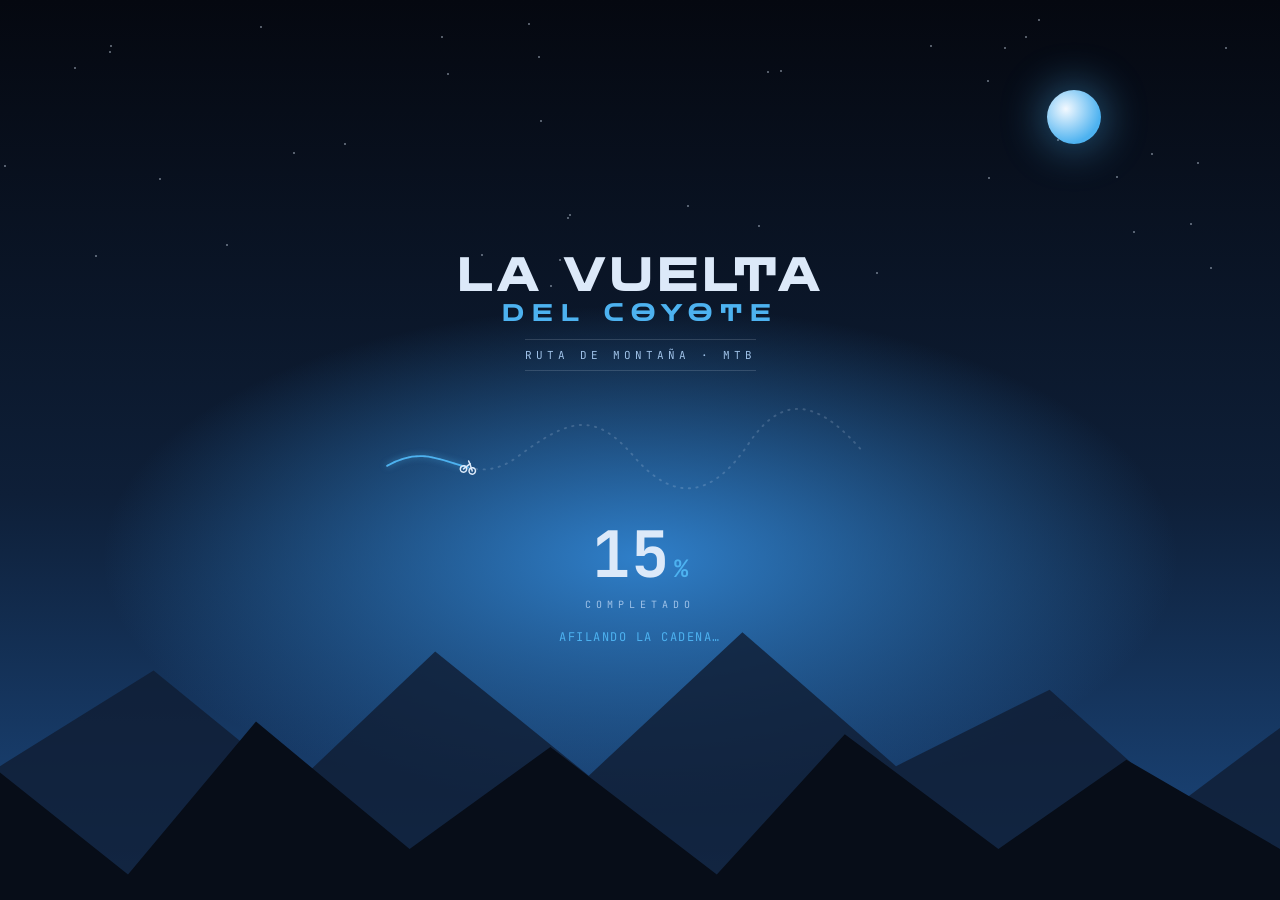
<file: index.html>
<!DOCTYPE html>
<html lang="es">
<head>
<meta charset="UTF-8">
<meta name="viewport" content="width=device-width, initial-scale=1.0">
<title>La Vuelta del Coyote MTB</title>

<style>
@import url('https://fonts.googleapis.com/css2?family=Bebas+Neue&family=JetBrains+Mono:wght@400;500;700&display=swap');
@import url('https://fonts.googleapis.com/css2?family=Zen+Dots&display=swap');
:root{
    --sky-top:#050810;
    --sky-horizon:#1c4a82;
    --sky-glow:#2f7fc9;
    --mountain-far:#101d33;
    --mountain-mid:#0c1626;
    --mountain-near:#070d18;
    --sand:#5b83b3;
    --cream:#dce9f9;
    --amber:#4db2f0;
    --dust:#9fc2e8;
    --line:rgba(220,233,249,0.16);
}

*{margin:0;padding:0;box-sizing:border-box;}

body{
    font-family:'JetBrains Mono', monospace;
    background:var(--sky-top);
}

/* ===== ESCENARIO ===== */

.loader{
    position:relative;
    height:100vh;
    width:100%;
    overflow:hidden;
    background:
        radial-gradient(ellipse 60% 40% at 50% 62%, var(--sky-glow) 0%, rgba(47,127,201,0) 70%),
        linear-gradient(180deg, var(--sky-top) 0%, #0e1f38 55%, var(--sky-horizon) 100%);
    display:flex;
    flex-direction:column;
    align-items:center;
    justify-content:center;
    color:var(--cream);
}

/* estrellas */
.stars{
    position:absolute;
    inset:0;
    width:100%;
    height:60%;
}
.star{
    position:absolute;
    width:2px;
    height:2px;
    background:var(--cream);
    border-radius:50%;
    opacity:.5;
    animation:parpadeo 3s ease-in-out infinite;
}
@keyframes parpadeo{
    0%,100%{opacity:.15;}
    50%{opacity:.75;}
}

/* luna */
.luna{
    position:absolute;
    top:10%;
    right:14%;
    width:54px;
    height:54px;
    border-radius:50%;
    background:radial-gradient(circle at 35% 35%, #f3f9ff, var(--amber) 70%);
    box-shadow:0 0 40px 6px rgba(77,178,240,0.4);
}

/* siluetas de montaña, capas para profundidad */
.montanas{
    position:absolute;
    bottom:0;
    left:0;
    width:100%;
    height:34vh;
    min-height:170px;
    pointer-events:none;
}
.montanas svg{
    position:absolute;
    bottom:0;
    left:0;
    width:100%;
    height:100%;
    display:block;
}
.capa-lejos{opacity:.8;}
.capa-cerca{opacity:1;}

/* ===== CONTENIDO ===== */

.contenido{
    position:relative;
    z-index:5;
    display:flex;
    flex-direction:column;
    align-items:center;
    padding:0 24px;
    width:100%;
    max-width:560px;
}


.marca{
    font-family:"Zen Dots", sans-serif;
    font-size:44px;
    letter-spacing:6px;
    line-height:1;
    text-align:center;
    color:var(--cream);
}
.marca span{
    display:block;
    font-size:22px;
    letter-spacing:9px;
    color:var(--amber);
    margin-top:4px;
    font-family:"Zen Dots", sans-serif;
}

.subtitulo{
    margin-top:14px;
    font-size:11px;
    letter-spacing:4px;
    text-transform:uppercase;
    color:var(--dust);
    border-top:1px solid var(--line);
    border-bottom:1px solid var(--line);
    padding:8px 0;
}

/* ===== SENDERO / BARRA DE PROGRESO ===== */

.sendero-wrap{
    width:100%;
    margin-top:34px;
}
.sendero-svg{
    width:100%;
    height:auto;
    overflow:visible;
}
.trazo-fondo{
    fill:none;
    stroke:rgba(220,233,249,0.18);
    stroke-width:3;
    stroke-dasharray:2 10;
    stroke-linecap:round;
}
.trazo-progreso{
    fill:none;
    stroke:var(--amber);
    stroke-width:3;
    stroke-linecap:round;
    filter:drop-shadow(0 0 5px rgba(77,178,240,0.7));
}
.ciclista{
    transform-box:fill-box;
    transform-origin:center;
}
.ciclista circle{
    fill:none;
    stroke:var(--cream);
    stroke-width:2.4;
}
.ciclista line{
    stroke:var(--cream);
    stroke-width:2.4;
    stroke-linecap:round;
}
.polvo{
    fill:var(--dust);
    opacity:0;
}
@keyframes disipar{
    0%{opacity:.55;}
    100%{opacity:0;transform:translate(-14px,6px) scale(1.6);}
}

/* ===== LECTURA / COMPUTADORA DE RUTA ===== */

.lectura{
    margin-top:26px;
    display:flex;
    align-items:baseline;
    gap:4px;
}
.porcentaje{
    font-family:'JetBrains Mono', monospace;
    font-weight:700;
    font-size:64px;
    color:var(--cream);
    font-variant-numeric:tabular-nums;
    letter-spacing:1px;
}
.simbolo{
    font-size:24px;
    color:var(--amber);
    font-weight:700;
}

.etiqueta{
    font-size:10px;
    letter-spacing:5px;
    color:var(--dust);
    text-transform:uppercase;
    margin-top:2px;
}

.estado{
    margin-top:18px;
    min-height:16px;
    font-size:12px;
    letter-spacing:1.5px;
    color:var(--amber);
    text-transform:uppercase;
}

/* ===== TEXTO FINAL ===== */

.texto-final{
    display:none;
    margin-top:26px;
    color:var(--cream);
    font-family:'Bebas Neue', sans-serif;
    font-size:20px;
    letter-spacing:3px;
    text-align:center;
}
.parpadear{
    animation:parpadearTexto 1s infinite;
}
@keyframes parpadearTexto{
    50%{opacity:.35;}
}

/* ===== RESPONSIVE ===== */

@media(max-width:600px){
    .marca{font-size:34px;letter-spacing:4px;}
    .marca span{font-size:16px;letter-spacing:6px;}
    .porcentaje{font-size:48px;}
    .luna{width:36px;height:36px;top:8%;right:10%;}
    .contenido{max-width:100%;}
}

@media (prefers-reduced-motion: reduce){
    *{animation-duration:0.001ms !important; animation-iteration-count:1 !important;}
}
</style>
</head>

<body>

<div class="loader">

    <div class="stars" id="stars"></div>
    <div class="luna"></div>

    <div class="montanas">
        <svg class="capa-lejos" viewBox="0 0 1000 160" preserveAspectRatio="none">
            <path fill="var(--mountain-far)" d="M0,160 L0,90 L120,40 L230,100 L340,30 L460,95 L580,20 L700,90 L820,50 L920,110 L1000,70 L1000,160 Z"></path>
        </svg>
        <svg class="capa-cerca" viewBox="0 0 1000 120" preserveAspectRatio="none" style="margin-top:-6%;">
            <path fill="var(--mountain-near)" d="M0,120 L0,70 L100,110 L200,50 L320,100 L430,60 L560,110 L660,55 L780,100 L880,65 L1000,100 L1000,120 Z"></path>
        </svg>
    </div>

    <div class="contenido">
        <h1 class="marca">
            LA VUELTA
            <span>DEL COYOTE</span>
        </h1>

        <div class="subtitulo">Ruta de montaña · MTB</div>

        <div class="sendero-wrap">
            <svg class="sendero-svg" viewBox="0 0 800 120" preserveAspectRatio="none">
                <path class="trazo-fondo" d="M 5 95 C 90 45, 130 140, 210 80 S 330 10, 390 80 S 510 150, 570 60 S 690 5, 750 75" />
                <path class="trazo-progreso" id="trazoProgreso" d="M 5 95 C 90 45, 130 140, 210 80 S 330 10, 390 80 S 510 150, 570 60 S 690 5, 750 75" />
                <g class="ciclista" id="ciclista">
                    <circle cx="-6" cy="4" r="5"></circle>
                    <circle cx="8" cy="4" r="5"></circle>
                    <line x1="-6" y1="4" x2="2" y2="-6"></line>
                    <line x1="2" y1="-6" x2="8" y2="4"></line>
                    <line x1="2" y1="-6" x2="-1" y2="-10"></line>
                </g>
                <g id="capaPolvo"></g>
            </svg>
        </div>

        <div class="lectura">
            <span class="porcentaje" id="porcentaje">04</span><span class="simbolo">%</span>
        </div>
        <div class="etiqueta">Completado</div>

        <div class="estado" id="estado">Afilando la cadena…</div>

        <p class="texto-final" id="textoFinal">
            Bienvenido a La Vuelta del Coyote MTB
        </p>

    </div>

</div>

<script>

/* estrellas aleatorias */
(function crearEstrellas(){
    var contenedor = document.getElementById('stars');
    for(var i=0;i<40;i++){
        var s = document.createElement('div');
        s.className='star';
        s.style.left = Math.random()*100+'%';
        s.style.top = Math.random()*55+'%';
        s.style.animationDelay = (Math.random()*3)+'s';
        contenedor.appendChild(s);
    }
})();

var path = document.getElementById('trazoProgreso');
var largoTotal = path.getTotalLength();
path.style.strokeDasharray = largoTotal;
path.style.strokeDashoffset = largoTotal;

var rider = document.getElementById('ciclista');
var porcentajeEl = document.getElementById('porcentaje');
var estadoEl = document.getElementById('estado');
var textoFinal = document.getElementById('textoFinal');
var capaPolvo = document.getElementById('capaPolvo');

var estados = [
    {hasta:20, texto:'Afilando la cadena…'},
    {hasta:40, texto:'Calculando el desnivel…'},
    {hasta:60, texto:'Despertando al coyote…'},
    {hasta:80, texto:'Marcando el sendero…'},
    {hasta:99, texto:'Últimos metros de subida…'}
];

function actualizarEstado(count){
    for(var i=0;i<estados.length;i++){
        if(count<=estados[i].hasta){
            estadoEl.textContent = estados[i].texto;
            return;
        }
    }
}

function moverCiclista(fraccion){
    var punto = path.getPointAtLength(fraccion*largoTotal);
    var puntoSiguiente = path.getPointAtLength(Math.min(fraccion*largoTotal+2, largoTotal));
    var angulo = Math.atan2(puntoSiguiente.y-punto.y, puntoSiguiente.x-punto.x) * 180/Math.PI;
    rider.setAttribute('transform','translate('+punto.x+','+punto.y+') rotate('+angulo+')');
    return punto;
}

function crearPolvo(punto){
    var c = document.createElementNS('http://www.w3.org/2000/svg','circle');
    var r = 1.5 + Math.random()*1.5;
    c.setAttribute('cx', punto.x-6);
    c.setAttribute('cy', punto.y+6);
    c.setAttribute('r', r);
    c.setAttribute('class','polvo');
    c.style.animation = 'disipar '+(0.6+Math.random()*0.4)+'s ease-out forwards';
    capaPolvo.appendChild(c);
    setTimeout(function(){ c.remove(); }, 1100);
}

function progress(){

    var count = 4;
    moverCiclista(count/100);

    var loading = setInterval(animate, 90);

    function animate(){

        if(count >= 100){

            porcentajeEl.classList.add('parpadear');
            textoFinal.style.display = 'block';
            textoFinal.classList.add('parpadear');
            estadoEl.style.display = 'none';
            clearInterval(loading);

        } else {

            count++;
            var fraccion = count/100;

            porcentajeEl.textContent = (count<10?'0':'')+count;
            path.style.strokeDashoffset = largoTotal * (1-fraccion);

            var punto = moverCiclista(fraccion);
            if(count % 4 === 0){ crearPolvo(punto); }

            actualizarEstado(count);
        }
    }
}

progress();

setTimeout(function(){
    window.location.href = "home.html";
}, 10000);

</script>

</body>
</html>
</file>
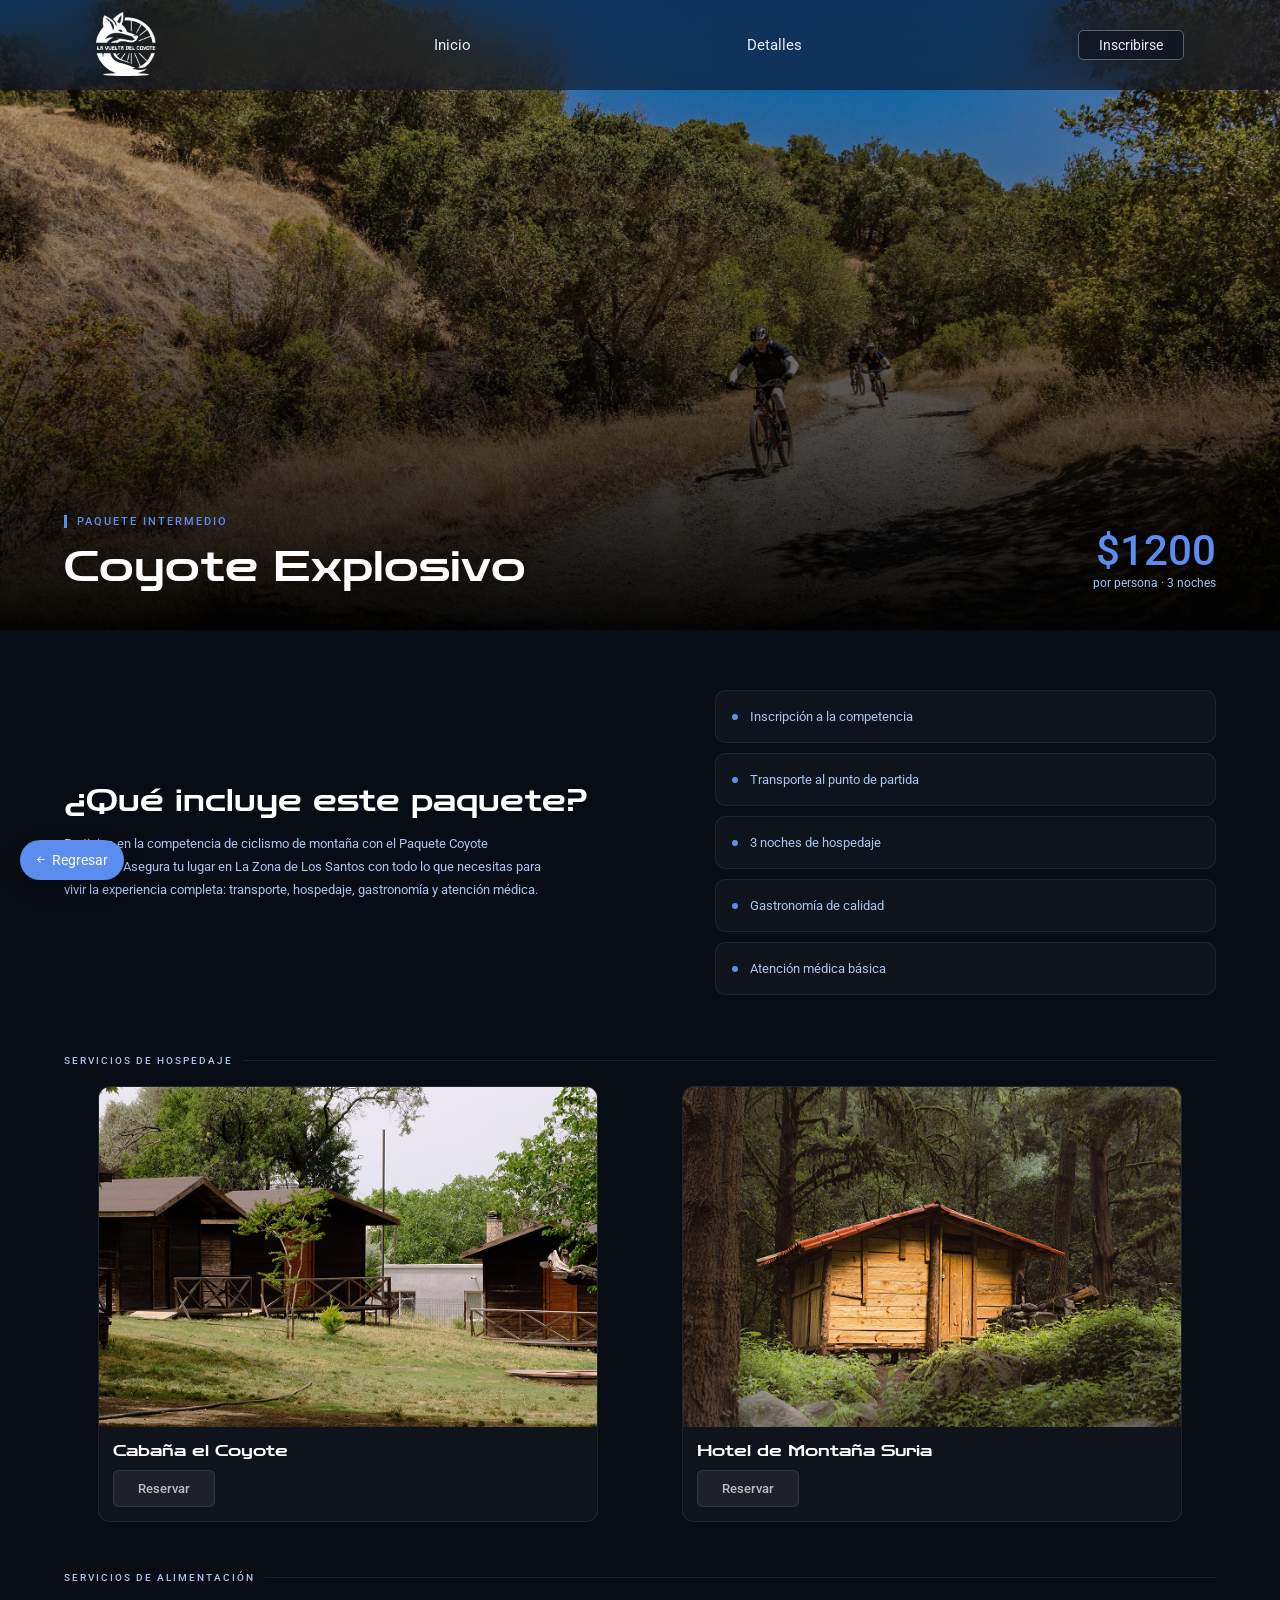
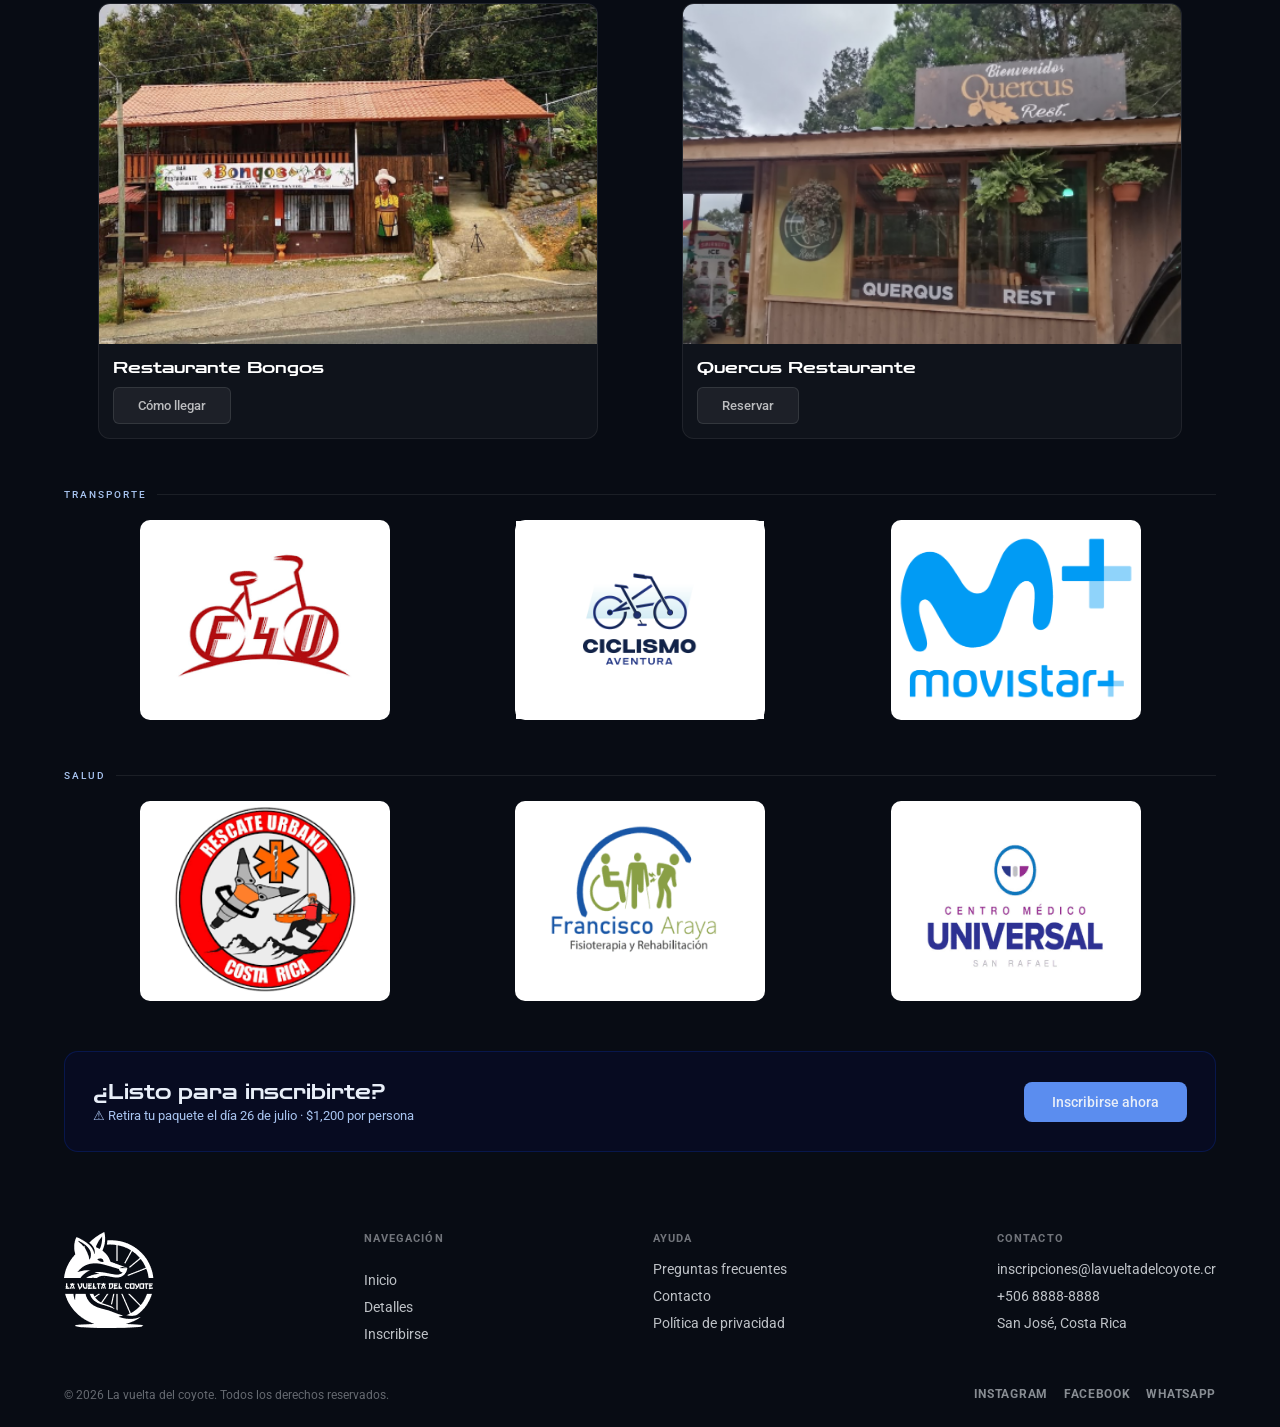
<file: explosivo.html>
<!DOCTYPE html>
<html lang="es">

<head>
    <meta charset="UTF-8">
    <meta name="viewport" content="width=device-width, initial-scale=1.0">
    <title>Paquete Coyote Legendario</title>
    <link rel="shortcut icon" href="img/logo parte de arriba.svg" image/x-icon">
    <!-- link FONT AWESOME  all.min.css-->
    <link href='https://unpkg.com/boxicons@2.1.4/css/boxicons.min.css' rel='stylesheet'>
    <link rel="stylesheet" href="css/style.css">
</head>

<body>

    <header>
        <!-- NAVBAR igual al resto del sitio -->
        <div class="barranavegacion">
            <nav>
                <div class="logo">
                    <img class="logo-img" src="img/logo.png" alt="">
                </div>
                <div class="menu-hamburguesa">
                    <span></span>
                    <span></span>
                    <span></span>
                </div>
                <div class="navMenu">
                    <ul class="nav-list">
                        <li class="nav-link"><a class="texto-menu" href="#">Inicio</a></li>
                        <li class="nav-link"><a class="texto-menu" href="#paque">Detalles</a></li>
                        <li><a class="btn-menu" href="Inscripcion.html">Inscribirse</a></li>
                    </ul>
                </div>
            </nav>
        </div>
        <div class="pd-hero">
            <div class="pd-hero-bg" style="background-image: url('img/fondopaq1.jpg');"></div>
            <div class="pd-hero-overlay"></div>
            <div class="pd-hero-body">
                <div>
                    <span class="rb-tag">Paquete Intermedio</span>
                    <h1>Coyote Explosivo</h1>
                </div>
                <div class="pd-hero-price">
                    <div class="pd-hero-price-num">$1200</div>
                    <div class="pd-hero-price-lbl">por persona · 3 noches</div>
                </div>
            </div>
        </div>
    </header>

    <a href="home.html" class="botonRegresar">
        <i class="bx bx-arrow-back"></i>
        Regresar
    </a>

    <main class="pd-wrap">

        <!-- HERO -->


        <div class="pd-body">

            <!-- DESCRIPCIÓN + FEATURES -->
            <div class="pd-desc">
                <div class="pd-desc-text">
                    <h2>¿Qué incluye este paquete?</h2>
                    <p>Participa en la competencia de ciclismo de montaña con el Paquete Coyote Explosivo.
                        Asegura tu lugar en La Zona de Los Santos con todo lo que necesitas para vivir la
                        experiencia completa: transporte, hospedaje, gastronomía y atención médica.</p>
                </div>
                <div class="pd-features" id="paque">
                    <div class="pd-feature">
                        <span class="pd-feature-dot"></span>
                        <span class="pd-feature-text">Inscripción a la competencia</span>
                    </div>
                    <div class="pd-feature">
                        <span class="pd-feature-dot"></span>
                        <span class="pd-feature-text">Transporte al punto de partida</span>
                    </div>
                    <div class="pd-feature">
                        <span class="pd-feature-dot"></span>
                        <span class="pd-feature-text">3 noches de hospedaje</span>
                    </div>
                    <div class="pd-feature">
                        <span class="pd-feature-dot"></span>
                        <span class="pd-feature-text">Gastronomía de calidad</span>
                    </div>
                    <div class="pd-feature">
                        <span class="pd-feature-dot"></span>
                        <span class="pd-feature-text">Atención médica básica</span>
                    </div>
                </div>
            </div>

            <!-- HOSPEDAJE -->
            <div class="pd-section-label">Servicios de hospedaje</div>
            <div class="pd-service-grid">

                <div class="pd-service-card">
                    <div class="pd-service-card-img-wrap">
                        <img class="pd-service-card-img" src="img/cabaña el coyote.jpg" alt="Cabaña el Coyote">
                    </div>
                    <div class="pd-service-body">
                        <p class="pd-service-name">Cabaña el Coyote</p>
                        <a class="pd-service-btn" href="https://www.facebook.com/cabanaselcoyote/?locale=es_LA"
                            target="_blank">Reservar</a>
                    </div>
                </div>

                <div class="pd-service-card">
                    <div class="pd-service-card-img-wrap">
                        <img class="pd-service-card-img" src="img/hotel suria.jpg" alt="Hotel de Montaña Suria">
                    </div>
                    <div class="pd-service-body">
                        <p class="pd-service-name">Hotel de Montaña Suria</p>
                        <a class="pd-service-btn" href="https://www.booking.com/hotel/cr/de-montaa-a-suria.es.html"
                            target="_blank">Reservar</a>
                    </div>
                </div>
            </div>

            <!-- ALIMENTACIÓN -->
            <div class="pd-section-label">Servicios de alimentación</div>
            <div class="pd-service-grid">

                <div class="pd-service-card">
                    <div class="pd-service-card-img-wrap">
                        <img class="pd-service-card-img" src="img/Restaurante Bongos.png" alt="Restaurante Bongos">
                    </div>
                    <div class="pd-service-body">
                        <p class="pd-service-name">Restaurante Bongos</p>
                        <a class="pd-service-btn" href="https://bongoscr.com/bongos/index.aspx" target="_blank">Cómo
                            llegar</a>
                    </div>
                </div>
                <div class="pd-service-card">
                    <div class="pd-service-card-img-wrap">
                        <img class="pd-service-card-img" src="img/Quercus Restaurante.png" alt="Quercus Restaurante">
                    </div>
                    <div class="pd-service-body">
                        <p class="pd-service-name">Quercus Restaurante</p>
                        <a class="pd-service-btn" href="https://www.facebook.com/QuercusRest/"
                            target="_blank">Reservar</a>
                    </div>
                </div>

            </div>

            <!-- TRANSPORTE -->
            <div class="pd-section-label">Transporte</div>
            <div class="pd-logos">
                <div class="pd-logo-wrap">
                    <img class="pd-logo-img" src="img/f4u.png" alt="F4U">
                </div>
                <div class="pd-logo-wrap">
                    <img class="pd-logo-img" src="img/bulletbike.png" alt="Bullet Bike">
                </div>
                <div class="pd-logo-wrap">
                    <img class="pd-logo-img" src="img/Movistar-Logo-2017-present-scaled 1.png" alt="Movistar">
                </div>
            </div>
            <!-- SALUD -->
            <div class="pd-section-label">Salud</div>
            <div class="pd-logos">
                <div class="pd-logo-wrap">
                    <img class="pd-logo-img" src="img/rescate urbano.png" alt="Rescate Urbano">
                </div>
                <div class="pd-logo-wrap">
                    <img class="pd-logo-img" src="img/francisco araya.png" alt="Francisco Araya">
                </div>
                <div class="pd-logo-wrap">
                    <img class="pd-logo-img" src="img/centro-medico-universal.png" alt="Centro Médico Universal">
                </div>
            </div>

            <!-- CTA -->
            <div class="pd-cta">
                <div class="pd-cta-text">
                    <h3>¿Listo para inscribirte?</h3>
                    <p>⚠ Retira tu paquete el día 26 de julio · $1,200 por persona</p>
                </div>
                <a class="pd-cta-btn" href="Inscripcion.html">Inscribirse ahora</a>
            </div>

        </div>
    </main>
    <footer>
        <div class="wrap foot-grid">

            <div class="foot-brand">
                <img src="img/logo.png" alt="">
            </div>

            <div class="foot-col">
                <ul>
                    <h4>Navegación</h4>
                    <li><a href="#">Inicio</a></li>
                    <li><a href="#paque">Detalles</a></li>
                    <li><a href="Inscripcion.html">Inscribirse</a></li>
                </ul>
            </div>

            <div class="foot-col">
                <h4>Ayuda</h4>
                <ul>
                    <li><a href="#">Preguntas frecuentes</a></li>
                    <li><a href="#">Contacto</a></li>
                    <li><a href="#">Política de privacidad</a></li>
                </ul>
            </div>

            <div class="foot-col">
                <h4>Contacto</h4>
                <ul>
                    <li><a href="mailto:inscripciones@copa-relampago.cr">inscripciones@lavueltadelcoyote.cr</a></li>
                    <li><a href="tel:+50688888888">+506 8888-8888</a></li>
                    <li><a href="#">San José, Costa Rica</a></li>
                </ul>
            </div>

        </div>

        <div class="wrap foot-bottom">
            <p>© 2026 La vuelta del coyote. Todos los derechos reservados.</p>
            <div class="foot-social">
                <a href="#">Instagram</a>
                <a href="#">Facebook</a>
                <a href="#">WhatsApp</a>
            </div>
        </div>
    </footer>
    <div class="nav-overlay"></div>
</body>

</html>
</file>
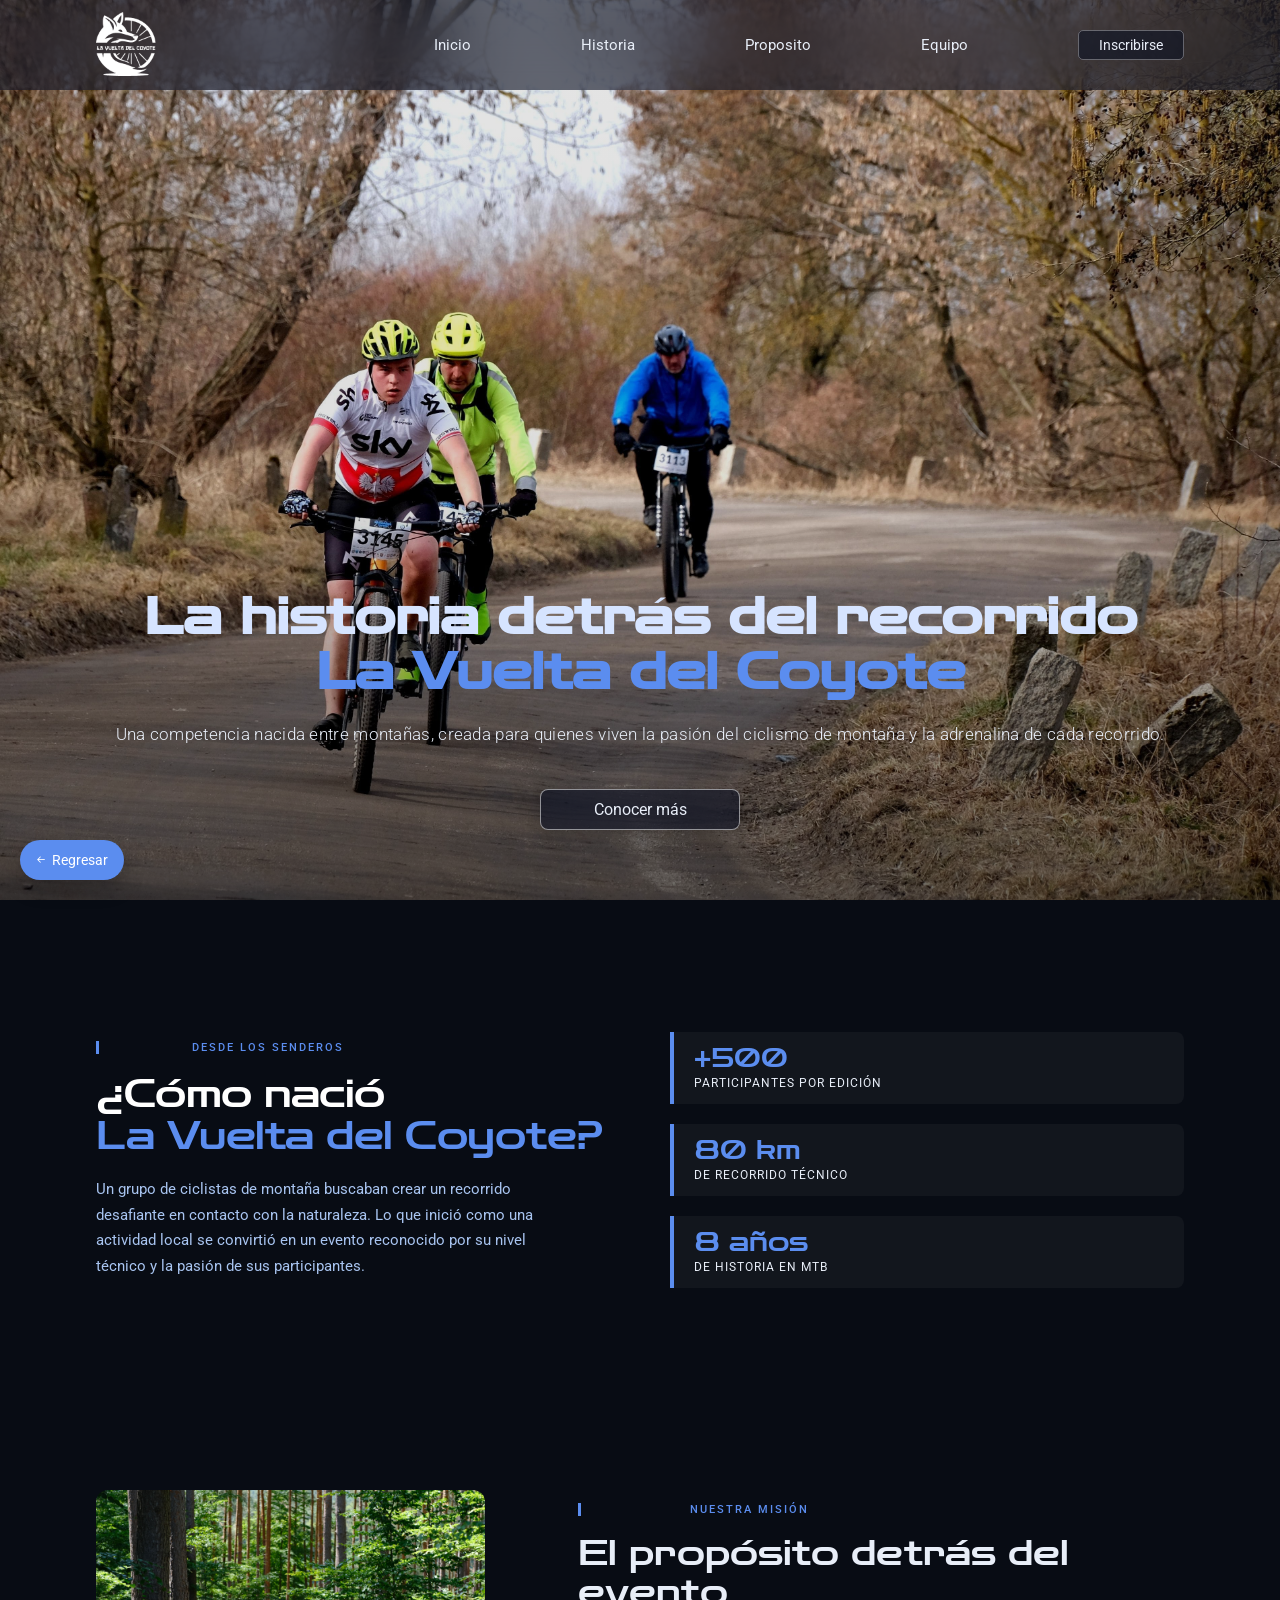
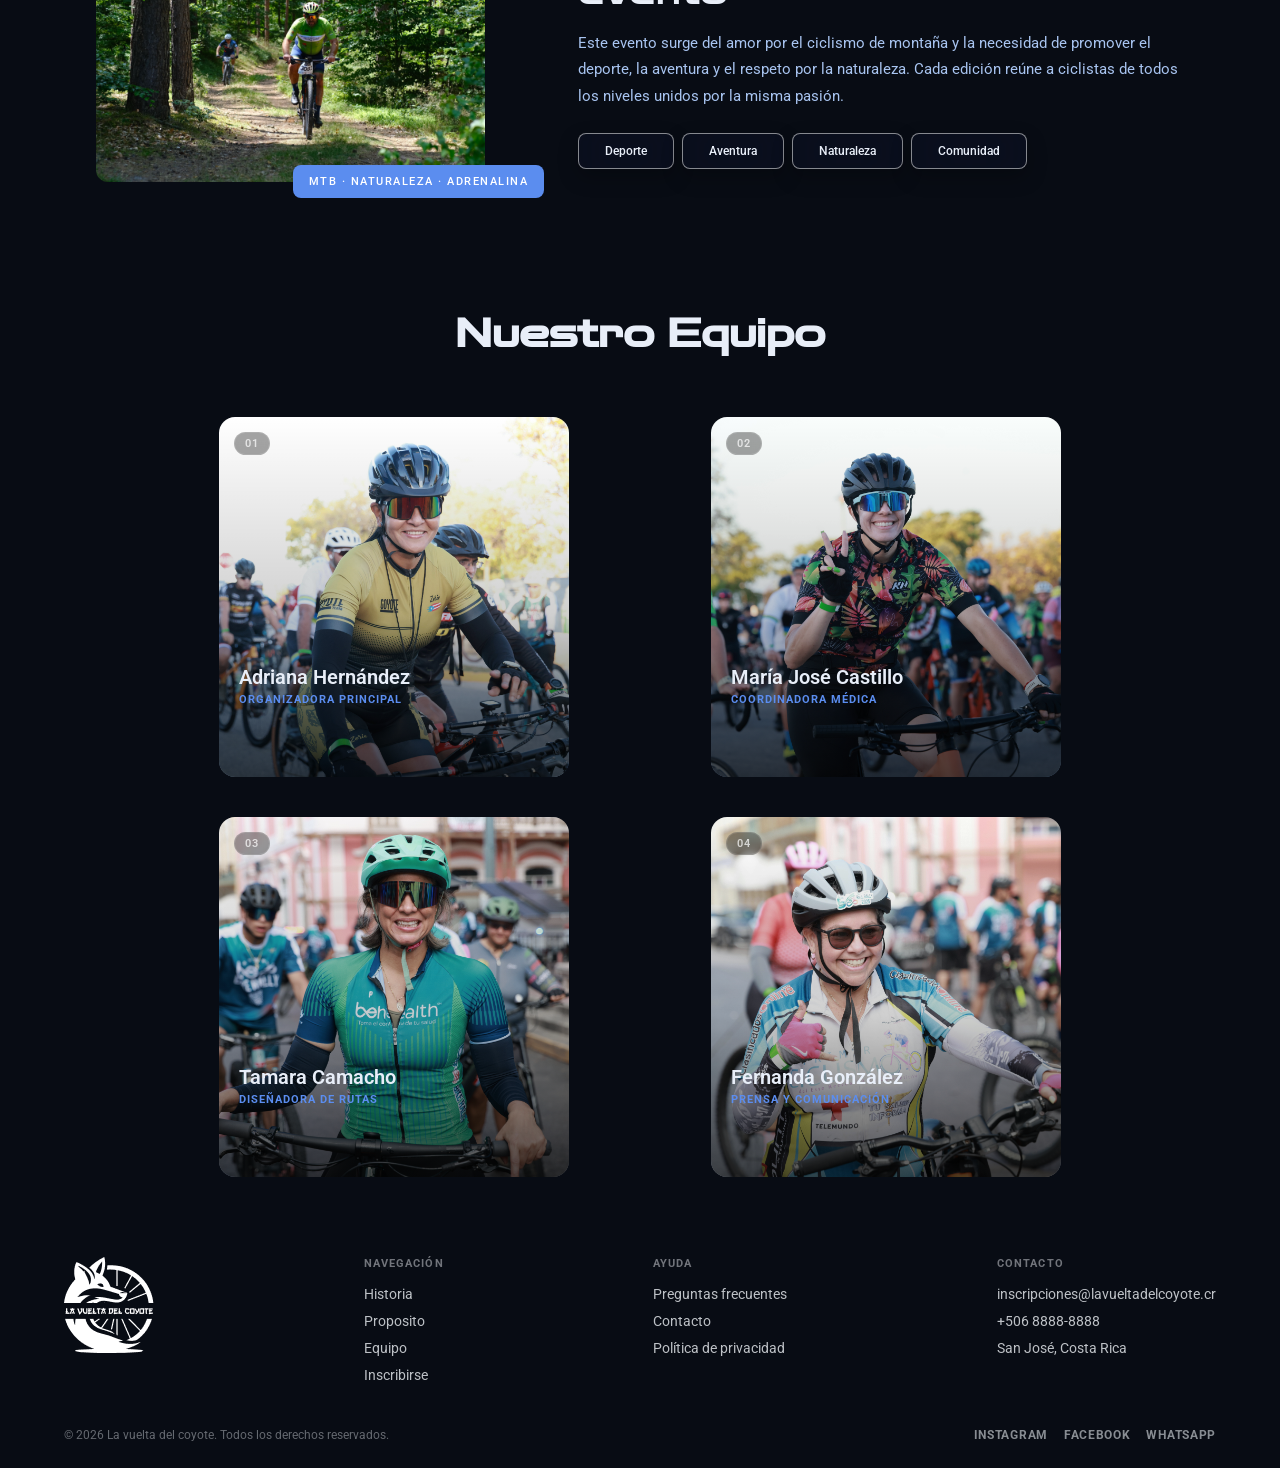
<file: historia.html>
<!DOCTYPE html>
<html lang="en">

<head>
    <meta charset="UTF-8">
    <meta name="viewport" content="width=device-width, initial-scale=1.0">
    <title>Historia</title>
    <!-- link FONT AWESOME  all.min.css-->
    <link rel="shortcut icon" href="img/logo parte de arriba.svg" image/x-icon">
    <!-- link FONT AWESOME  all.min.css-->
    <link href='https://unpkg.com/boxicons@2.1.4/css/boxicons.min.css' rel='stylesheet'>
    <link rel="stylesheet" href="css/style.css">
    <link rel="stylesheet" href="css/historia.css">
</head>

<body>
    <header class="header-historia">

        <div class="barranavegacion">
            <nav>
                <div class="logo">
                    <img class="logo-img" src="img/logo.png" alt="">
                </div>
                <!-- Dentro del <nav>, después del logo -->
                <div class="menu-hamburguesa">
                    <span></span>
                    <span></span>
                    <span></span>
                </div>
                <div class="navMenu">
                    <ul class="nav-list">
                        <li class="nav-link">
                            <a class="texto-menu" href="#">Inicio</a>
                        </li>

                        <li class="nav-link">
                            <a class="texto-menu" href="#historia">Historia</a>
                        </li>
                        <li class="nav-link">
                            <a class="texto-menu" href="#proposito">Proposito</a>
                        </li>
                        <li class="nav-link">
                            <a class="texto-menu" href="#equipo">Equipo</a>
                        </li>

                        <li>
                            <a class="btn-menu" href="Inscripcion.html">
                                Inscribirse
                            </a>
                        </li>
                    </ul>
                </div>
            </nav>
        </div>

        <div class="container-header-historia">



            <h1 class="h1">
                <span class="subtitulo-header">
                    La historia detrás del recorrido
                </span><br>
                La Vuelta del Coyote
            </h1>

            <div class="texto-header-historia">
                <p class="p">
                    Una competencia nacida entre montañas, creada para quienes viven la pasión del ciclismo de montaña y
                    la adrenalina de cada recorrido.
                </p>
            </div>
            <div class="Boton-header2">
                <a href="#historia">Conocer más</a>
            </div>

        </div>

    </header>
    <a href="home.html" class="botonRegresar">
        <i class="bx bx-arrow-back"></i>
        Regresar
    </a>
    <main>
        <!-- ══════════════════════════════════════
     HISTORIA
══════════════════════════════════════ -->
        <section class="rb-historia" id="historia">
            <div class="rb-historia-bg"></div>
            <div class="rb-historia-content">

                <div>
                    <span class="rb-tag">Desde los senderos</span>
                    <h2>¿Cómo nació<br><em>La Vuelta del Coyote?</em></h2>
                    <p>Un grupo de ciclistas de montaña buscaban crear un recorrido desafiante en contacto con la
                        naturaleza.
                        Lo que inició como una actividad local se convirtió en un evento reconocido por su nivel técnico
                        y la
                        pasión de sus participantes.</p>
                </div>

                <div class="rb-stat-col">
                    <div class="rb-stat">
                        <div class="rb-stat-num">+500</div>
                        <div class="rb-stat-label">Participantes por edición</div>
                    </div>
                    <div class="rb-stat">
                        <div class="rb-stat-num">80 km</div>
                        <div class="rb-stat-label">De recorrido técnico</div>
                    </div>
                    <div class="rb-stat">
                        <div class="rb-stat-num">8 años</div>
                        <div class="rb-stat-label">De historia en MTB</div>
                    </div>
                </div>

            </div>
        </section>
        <!-- ══════════════════════════════════════
     PROPÓSITO
══════════════════════════════════════ -->
        <section class="rb-proposito" id="proposito">
            <div class="container">
                <div class="rb-proposito-inner">
                    <div class="rb-img-block">
                        <img src="img/proposito.jpg" alt="Ciclista de montaña en acción">
                        <span class="rb-img-badge">MTB · Naturaleza · Adrenalina</span>
                    </div>

                    <div class="rb-proposito-text">
                        <span class="rb-tag">Nuestra misión</span>
                        <h2>El propósito detrás del evento</h2>
                        <p>Este evento surge del amor por el ciclismo de montaña y la necesidad de promover el deporte,
                            la
                            aventura y el respeto por la naturaleza. Cada edición reúne a ciclistas de todos los niveles
                            unidos
                            por la misma pasión.</p>
                        <div class="rb-pills">
                            <span class="rb-pill">Deporte</span>
                            <span class="rb-pill">Aventura</span>
                            <span class="rb-pill">Naturaleza</span>
                            <span class="rb-pill">Comunidad</span>
                        </div>
                    </div>
                </div>


            </div>
        </section>
        <section class="seccion-encargados" id="equipo">
            <h2 class="section-title">Nuestro Equipo</h2>
            <div class="container">
                <div class="cm-grid">

                    <div class="cm-card">
                        <img class="cm-img" src="img/pers1.jpg" alt="Fotografía de Adriana Hernández">
                        <div class="cm-overlay"></div>
                        <span class="cm-num">01</span>
                        <div class="cm-info">
                            <p class="cm-name">Adriana Hernández</p>
                            <p class="cm-role">Organizadora Principal</p>
                            <p class="cm-desc">Emprendedora apasionada por el ciclismo de montaña. Coordina "La Vuelta
                                del Coyote" con liderazgo y compromiso, garantizando una experiencia excepcional para
                                participantes y espectadores.</p>
                            <div class="cm-social">
                                <a href="#" aria-label="LinkedIn"><i class='bx bxl-linkedin'></i></a>
                                <a href="#" aria-label="Instagram"><i class='bx bxl-instagram'></i></a>
                            </div>
                        </div>
                    </div>

                    <div class="cm-card">
                        <img class="cm-img" src="img/pers2.jpg" alt="Fotografía de María José Castillo">
                        <div class="cm-overlay"></div>
                        <span class="cm-num">02</span>
                        <div class="cm-info">
                            <p class="cm-name">María José Castillo</p>
                            <p class="cm-role">Coordinadora Médica</p>
                            <p class="cm-desc">Doctora dedicada y apasionada del ciclismo. Aporta su experiencia en
                                salud y bienestar para garantizar la seguridad de todos los participantes durante el
                                evento.</p>
                            <div class="cm-social">
                                <a href="#" aria-label="LinkedIn"><i class='bx bxl-linkedin'></i></a>
                                <a href="#" aria-label="Instagram"><i class='bx bxl-instagram'></i></a>
                            </div>
                        </div>
                    </div>

                    <div class="cm-card">
                        <img class="cm-img" src="img/pers3.jpg" alt="Fotografía de Tamara Camacho">
                        <div class="cm-overlay"></div>
                        <span class="cm-num">03</span>
                        <div class="cm-info">
                            <p class="cm-name">Tamara Camacho</p>
                            <p class="cm-role">Diseñadora de Rutas</p>
                            <p class="cm-desc">Competidora destacada con profundo conocimiento del terreno. Diseña rutas
                                desafiantes que ponen a prueba los límites físicos y técnicos de cada participante.</p>
                            <div class="cm-social">
                                <a href="#" aria-label="LinkedIn"><i class='bx bxl-linkedin'></i></a>
                                <a href="#" aria-label="Instagram"><i class='bx bxl-instagram'></i></a>
                            </div>
                        </div>
                    </div>

                    <div class="cm-card">
                        <img class="cm-img" src="img/pers4.jpg" alt="Fotografía de Sergio González">
                        <div class="cm-overlay"></div>
                        <span class="cm-num">04</span>
                        <div class="cm-info">
                            <p class="cm-name">Fernanda González</p>
                            <p class="cm-role">Prensa y Comunicación</p>
                            <p class="cm-desc">Periodista apasionada del MTB. Narra las historias del evento y captura
                                la emoción y el espíritu competitivo de los participantes a través de sus reportajes.
                            </p>
                            <div class="cm-social">
                                <a href="#" aria-label="LinkedIn"><i class='bx bxl-linkedin'></i></a>
                                <a href="#" aria-label="Instagram"><i class='bx bxl-instagram'></i></a>
                            </div>
                        </div>
                    </div>

                </div>
            </div>
        </section>
    </main>
     <footer>
        <div class="wrap foot-grid">

            <div class="foot-brand">
                <img src="img/logo.png" alt="">
            </div>

            <div class="foot-col">
                <h4>Navegación</h4>
                <ul>
                    <li>
                            <a class="texto-menu" href="#historia">Historia</a>
                        </li>
                        <li >
                            <a class="texto-menu" href="#proposito">Proposito</a>
                        </li>
                        <li >
                            <a class="texto-menu" href="#equipo">Equipo</a>
                        </li>
                    <li><a href="Inscripcion.html">Inscribirse</a></li>
                </ul>
            </div>

            <div class="foot-col">
                <h4>Ayuda</h4>
                <ul>
                    <li><a href="#">Preguntas frecuentes</a></li>
                    <li><a href="#">Contacto</a></li>
                    <li><a href="#">Política de privacidad</a></li>
                </ul>
            </div>

            <div class="foot-col">
                <h4>Contacto</h4>
                <ul>
                    <li><a href="mailto:inscripciones@copa-relampago.cr">inscripciones@lavueltadelcoyote.cr</a></li>
                    <li><a href="tel:+50688888888">+506 8888-8888</a></li>
                    <li><a href="#">San José, Costa Rica</a></li>
                </ul>
            </div>

        </div>

        <div class="wrap foot-bottom">
            <p>© 2026 La vuelta del coyote. Todos los derechos reservados.</p>
            <div class="foot-social">
                <a href="#">Instagram</a>
                <a href="#">Facebook</a>
                <a href="#">WhatsApp</a>
            </div>
        </div>
    </footer>
    <div class="nav-overlay"></div>
</body>
    <script src="js/main.js"></script>
</html>
</file>
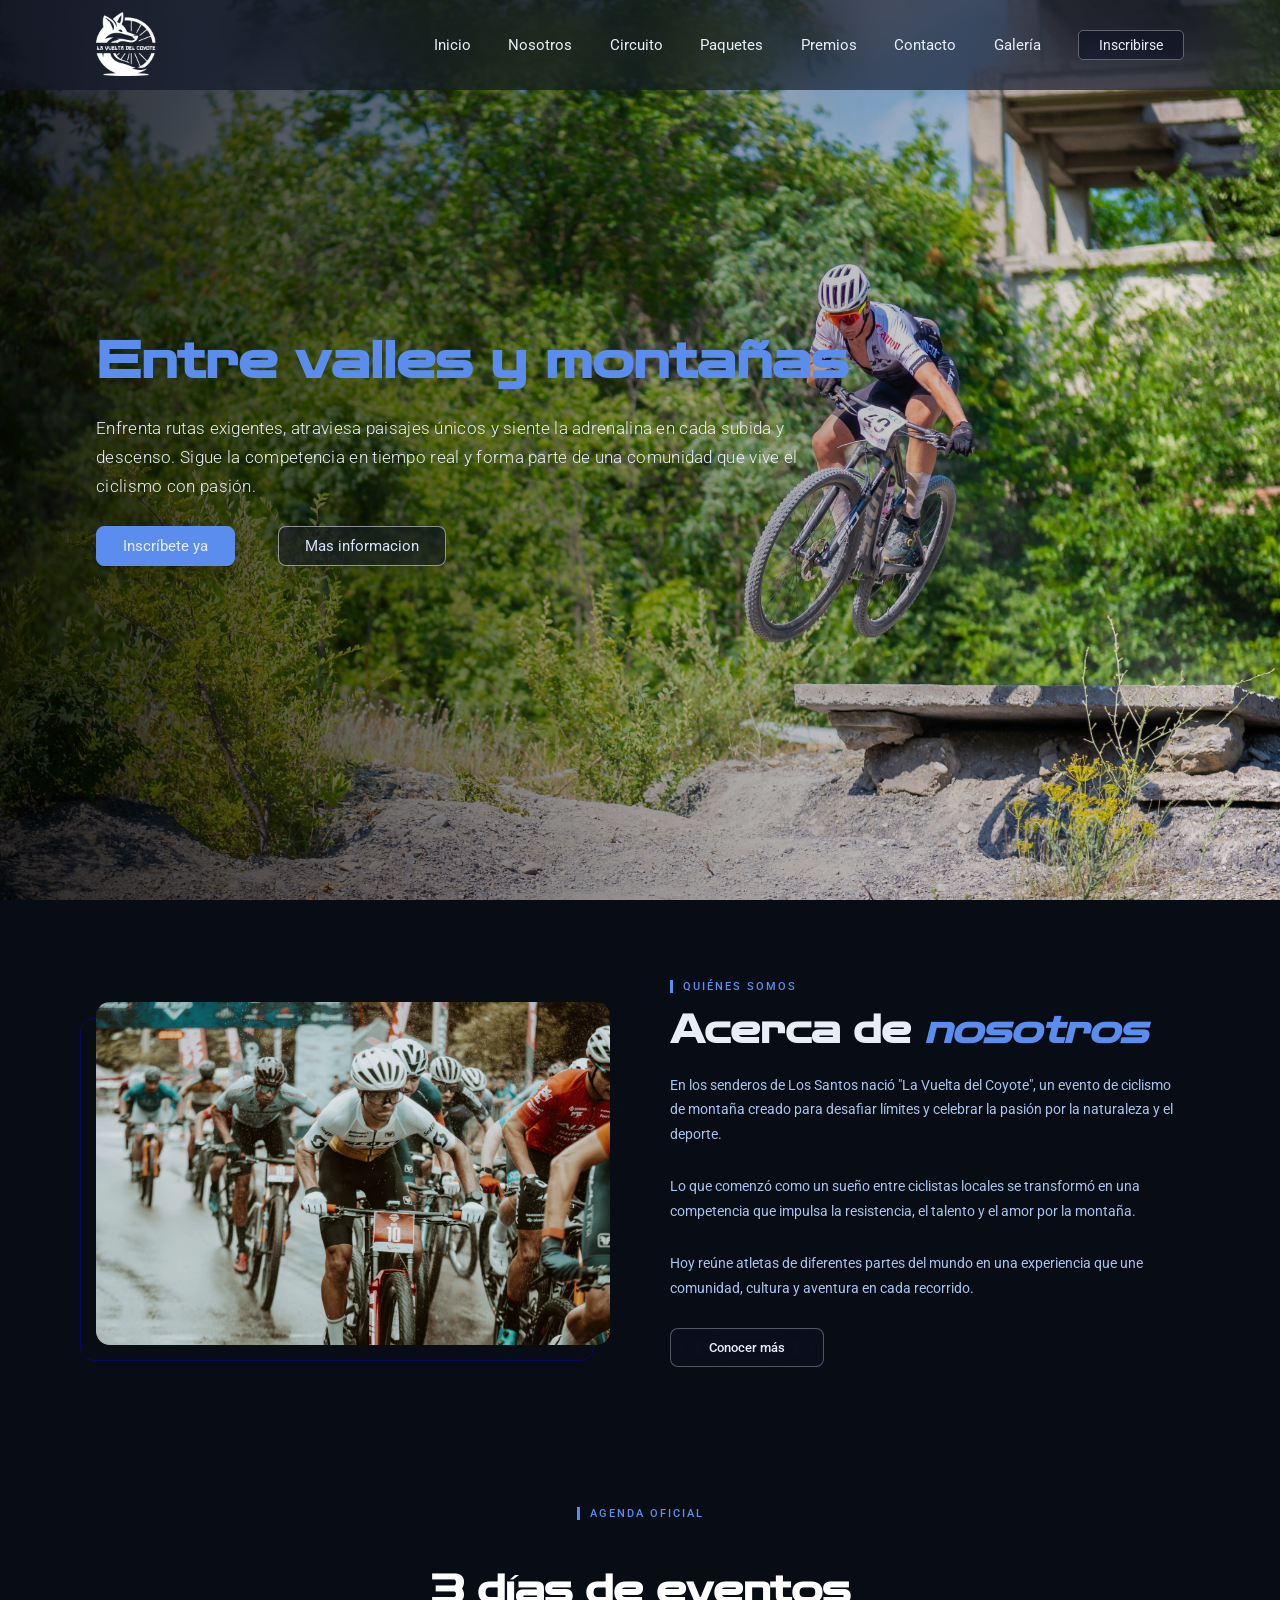
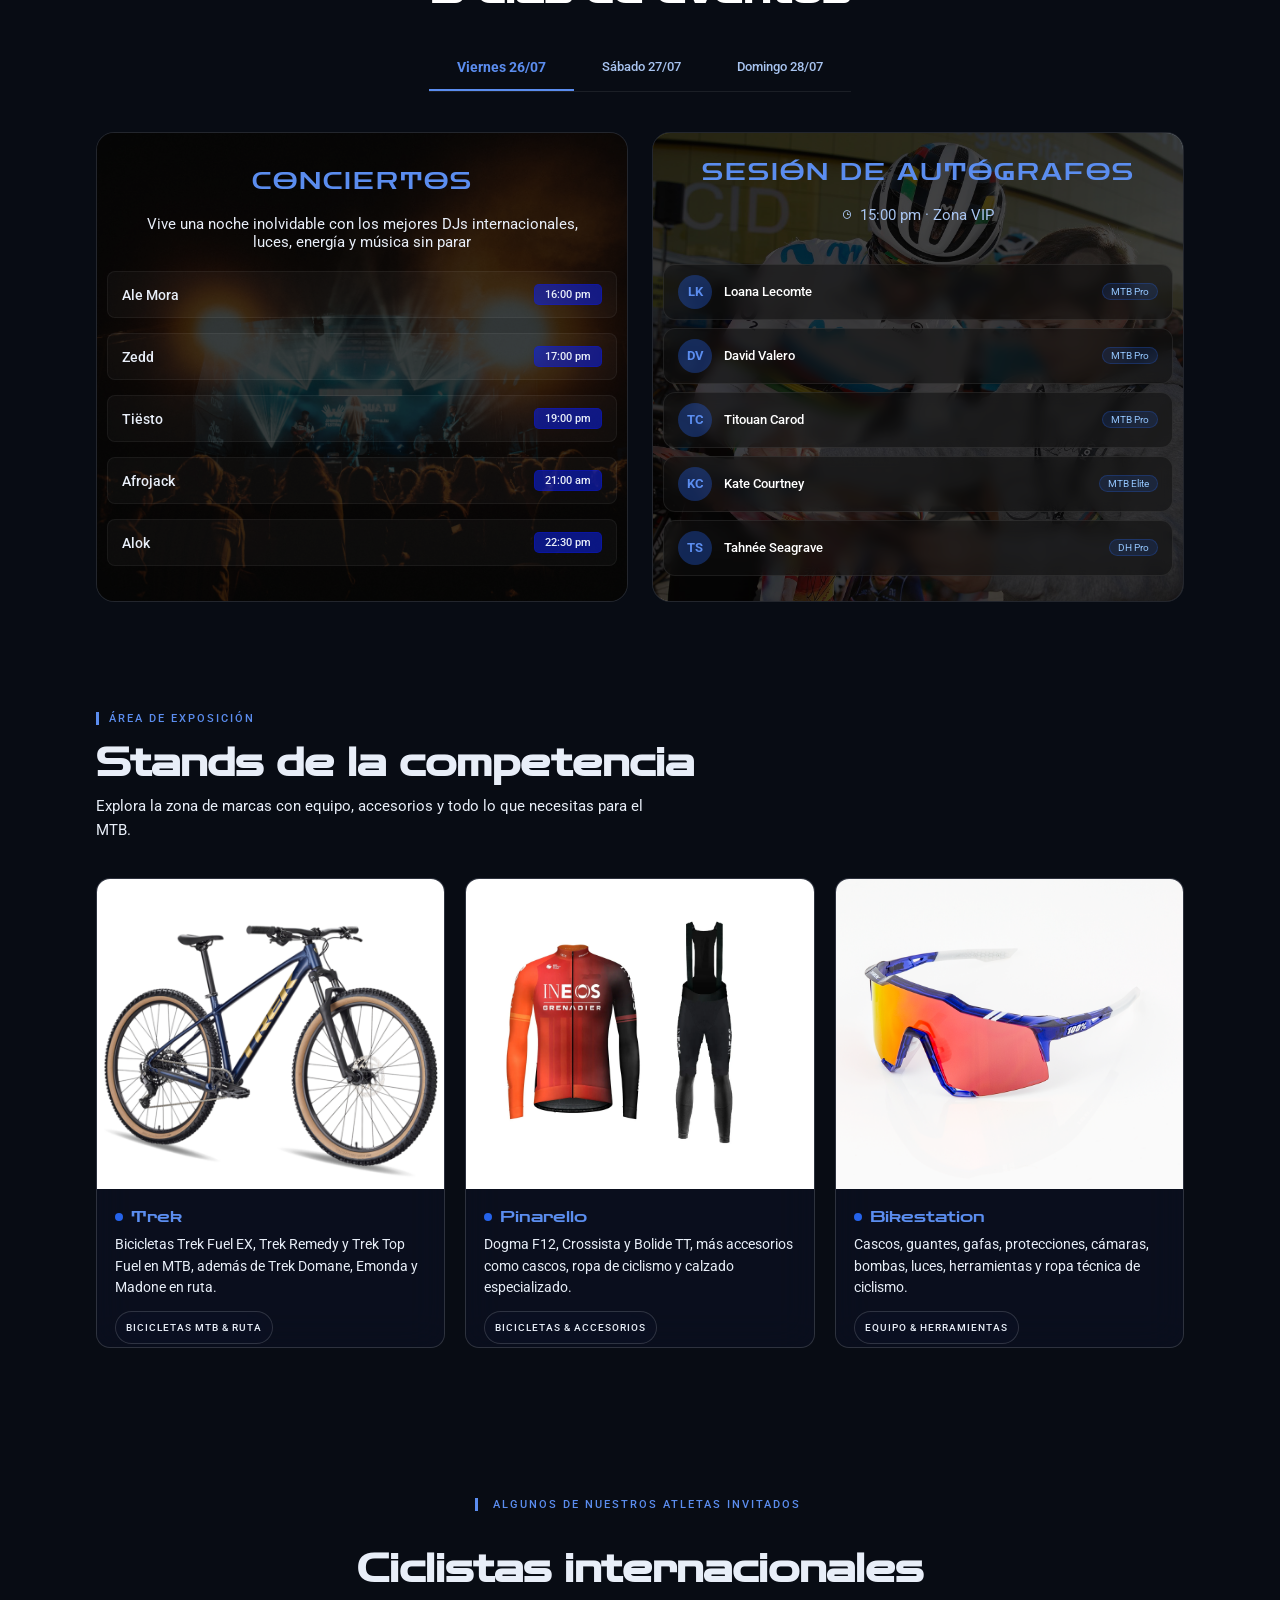
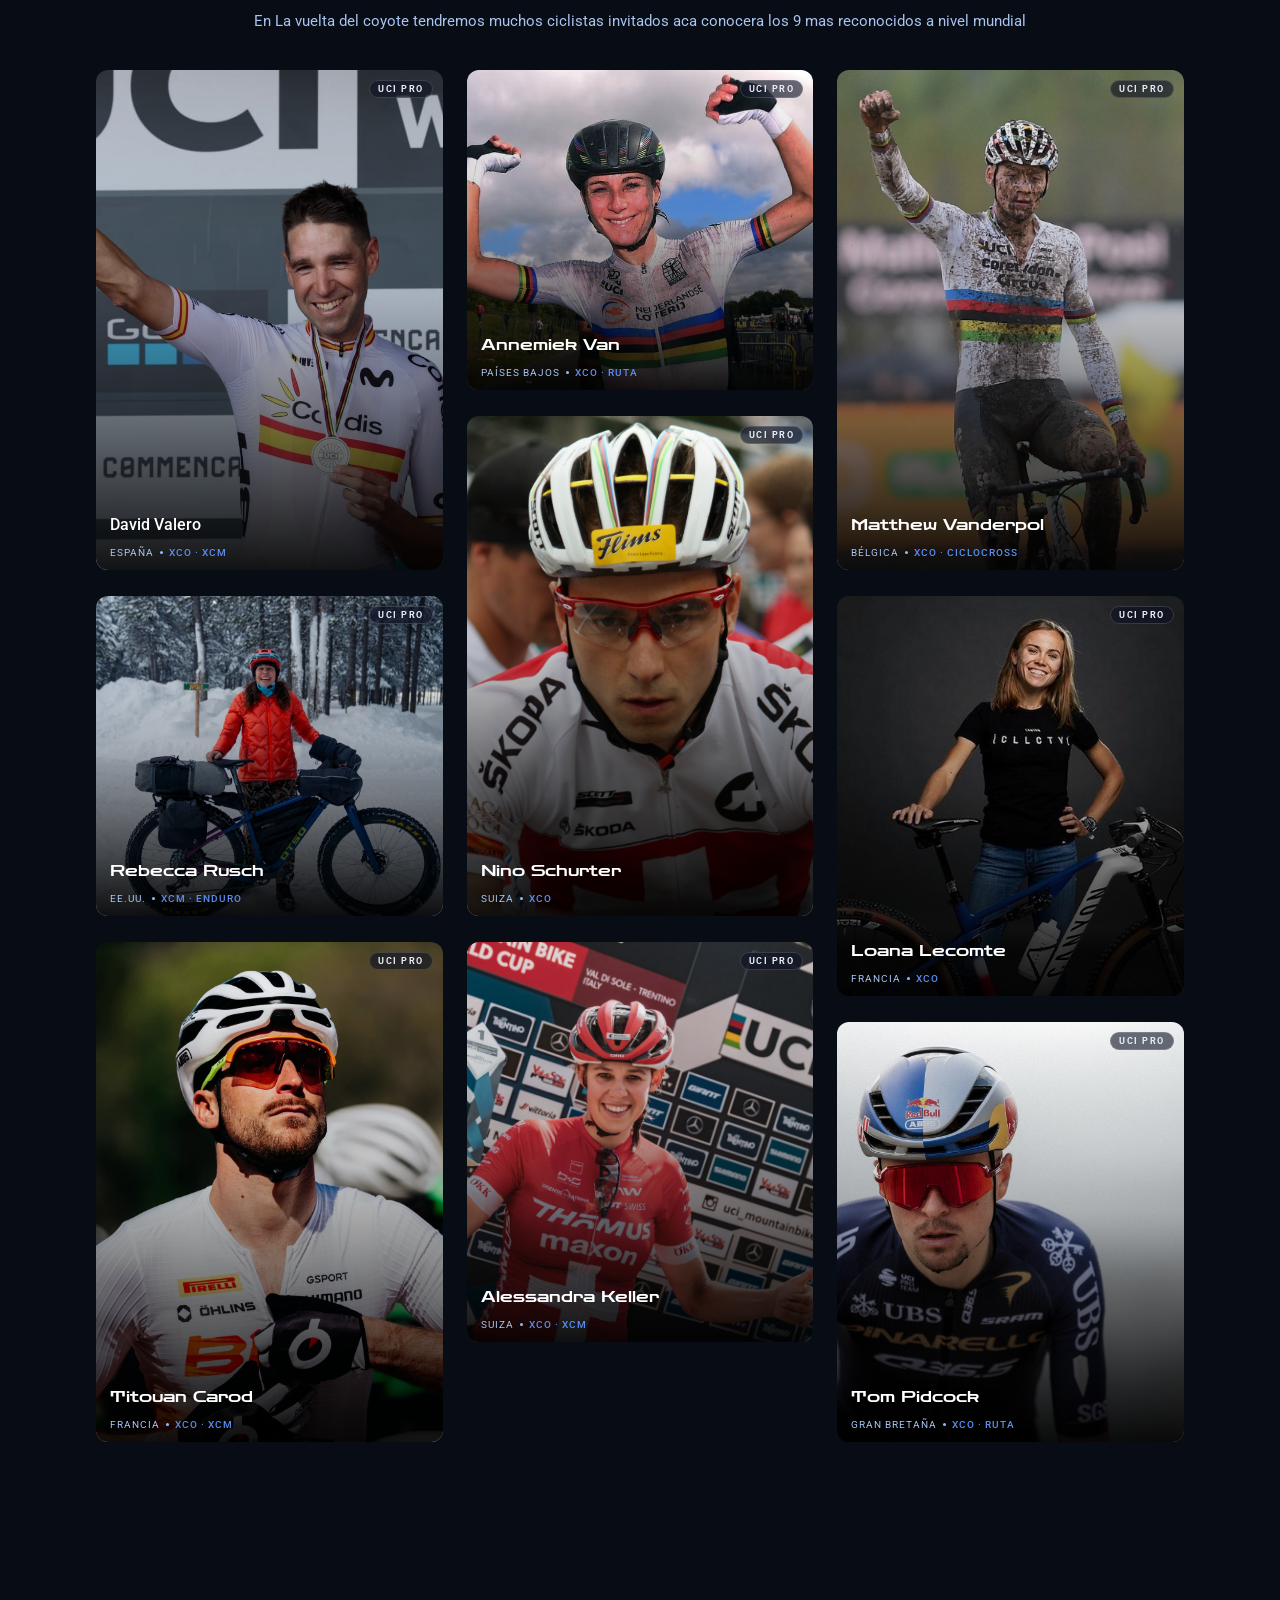
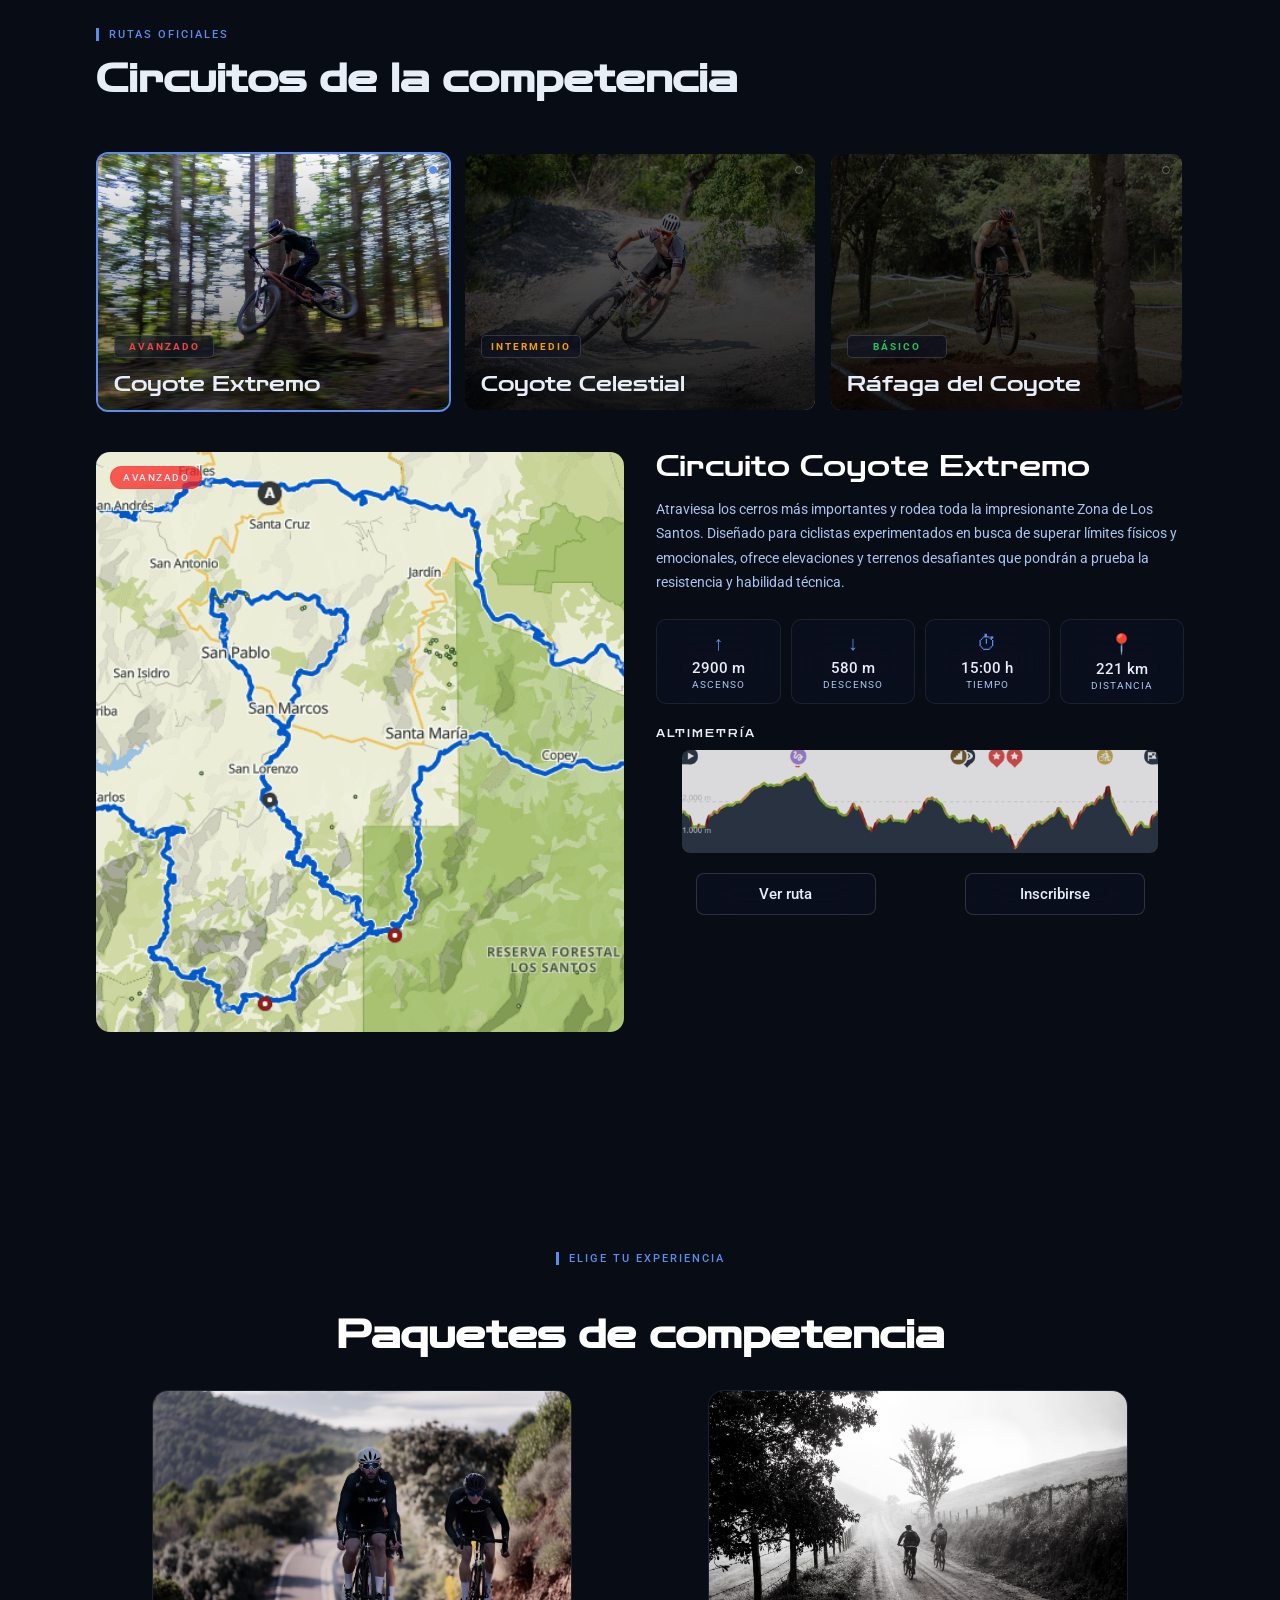
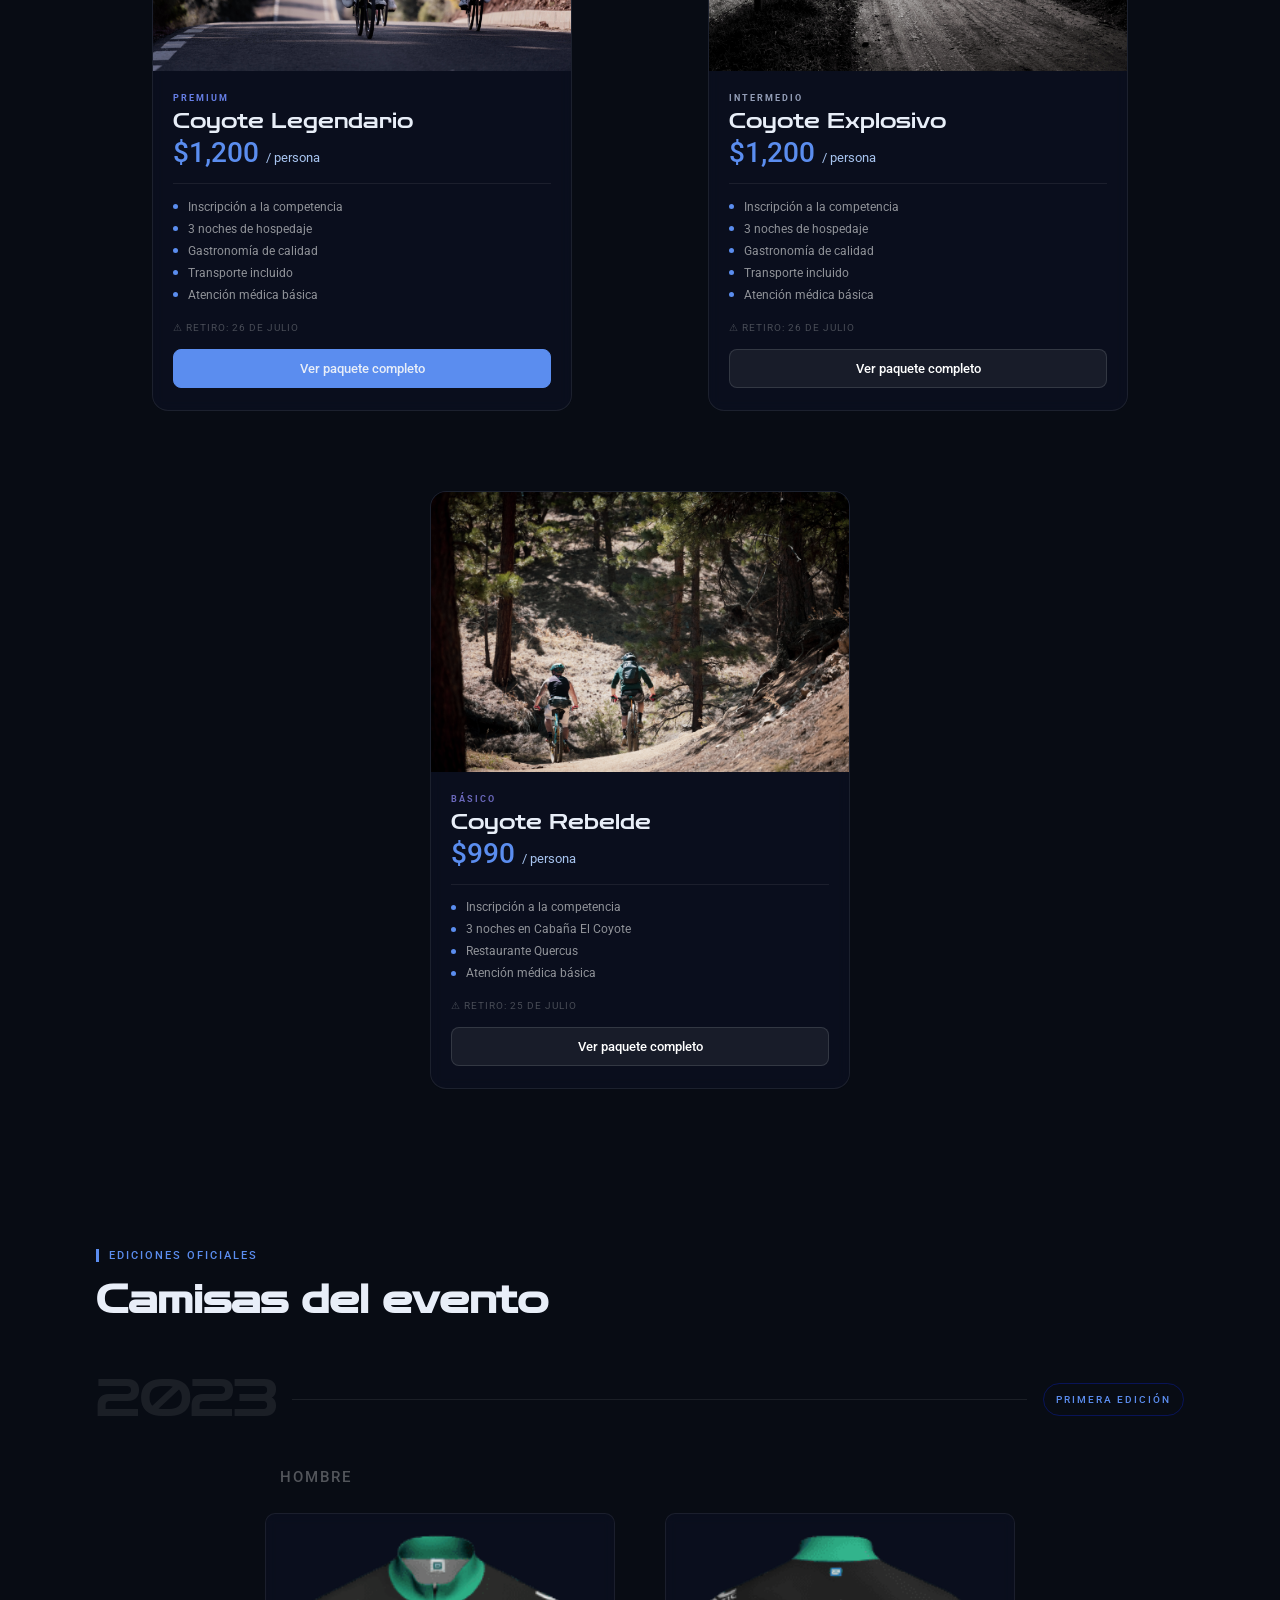
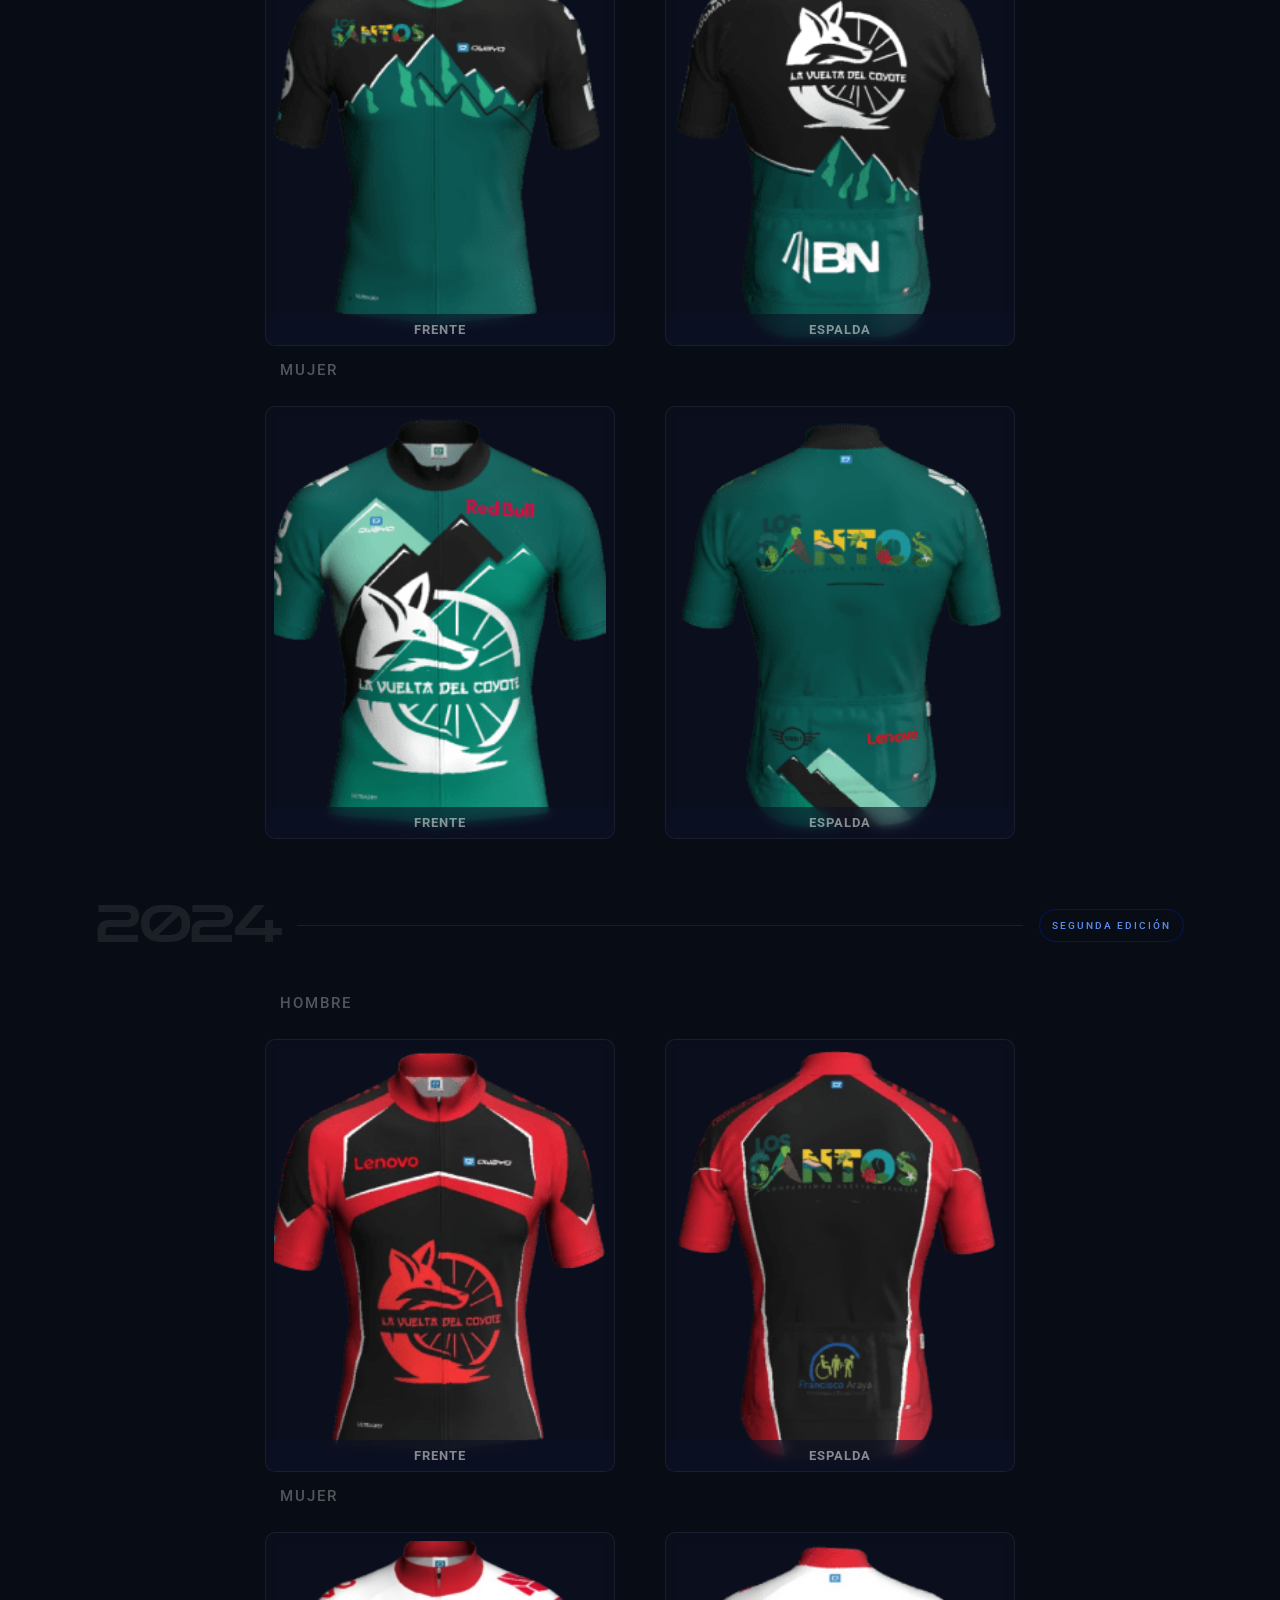
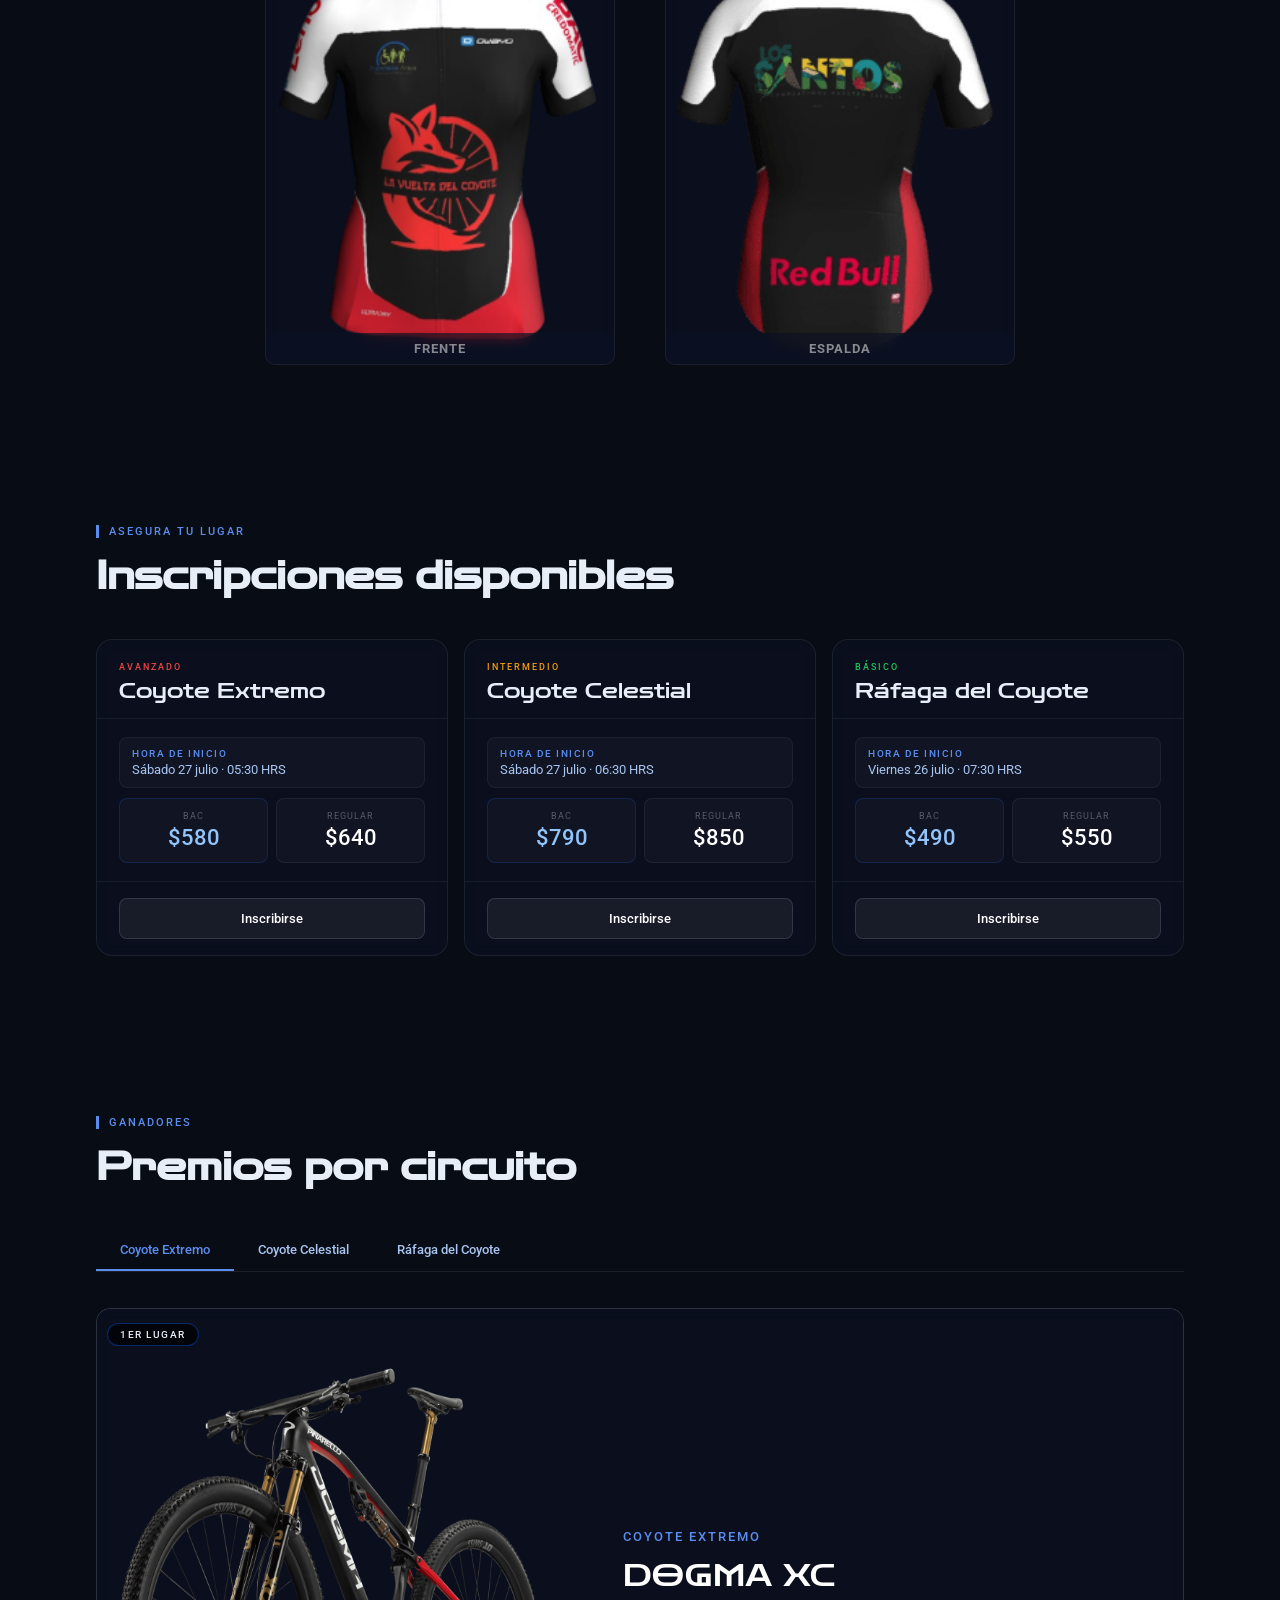
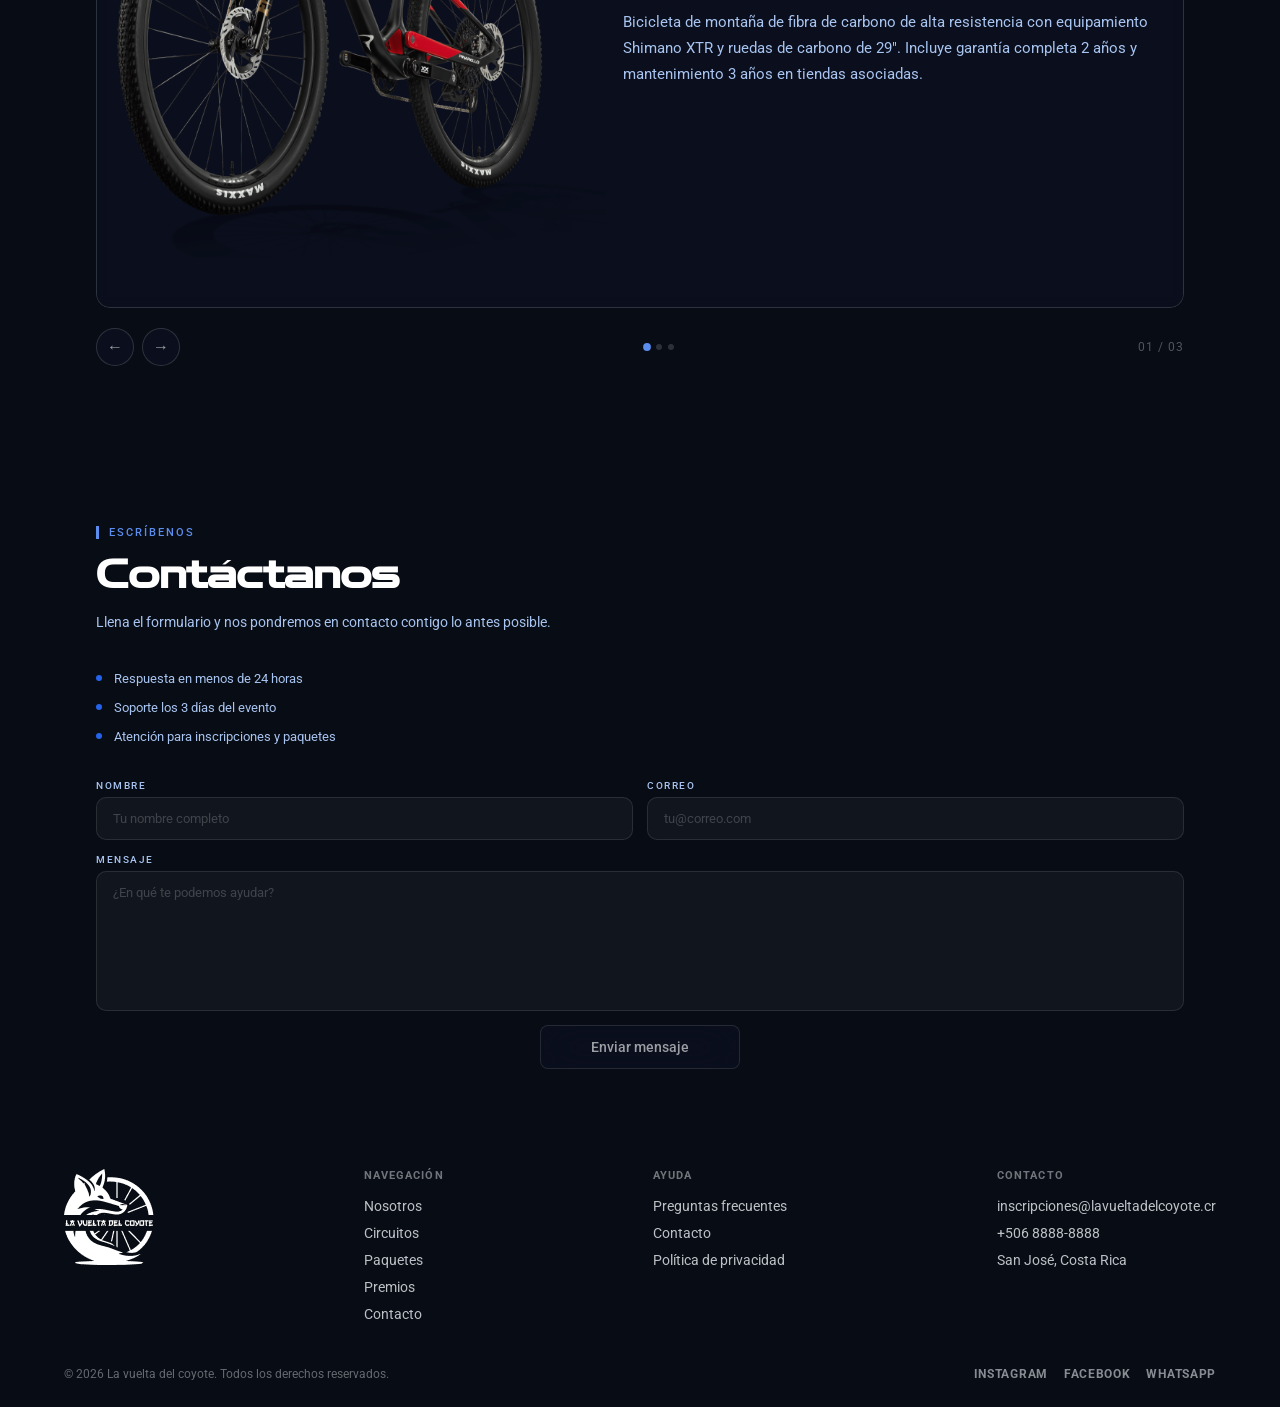
<file: home.html>
<!DOCTYPE html>
<html lang="en">

<head>
    <meta charset="UTF-8">
    <meta name="viewport" content="width=device-width, initial-scale=1.0">
    <title>La vuelta del coyote</title>
    <link rel="shortcut icon" href="img/logo parte de arriba.svg" image/x-icon">
    <!-- link FONT AWESOME  all.min.css-->
    <link href='https://unpkg.com/boxicons@2.1.4/css/boxicons.min.css' rel='stylesheet'>
    <link rel="stylesheet" href="css/style.css">
</head>

<body>
    <header class="header">
        <div class="barranavegacion">
            <nav>
                <div class="logo">
                    <img class="logo-img" src="img/logo.png" alt="">
                </div>
                <div class="menu-hamburguesa">
                    <span></span>
                    <span></span>
                    <span></span>
                </div>
                <div class="navMenu">
                    <ul class="nav-list">
                        <li class="nav-link"><a class="texto-menu" href="#anclaheader">Inicio</a></li>
                        <li class="nav-link"><a class="texto-menu" href="#historia">Nosotros</a></li>
                        <li class="nav-link"><a class="texto-menu" href="#anclacircuitos">Circuito</a></li>
                        <li class="nav-link"><a class="texto-menu" href="#paquests">Paquetes</a></li>
                        <li class="nav-link"><a class="texto-menu" href="#premios">Premios</a></li>
                        <li class="nav-link"><a class="texto-menu" href="#anclacontacto">Contacto</a></li>
                        <li class="nav-link"><a class="texto-menu" href="Galeria.html">Galería</a></li>
                        <li><a class="btn-menu" href="Inscripcion.html">Inscribirse</a>
                        </li>
                    </ul>
                    <div class="x" id="nav-close">
                        <i class='bx bx-x bx-lg'></i>
                    </div>
                </div>
            </nav>
        </div>
        <div class="conatinerHeader">
            <h1 class="h1">
                Entre valles y montañas
            </h1>

            <div class="texto-normal">
                <p class="p">
                    Enfrenta rutas exigentes, atraviesa paisajes únicos y siente la adrenalina en cada subida y
                    descenso.
                    Sigue la competencia en tiempo real y forma parte de una comunidad que vive el ciclismo con pasión.
                </p>
            </div>

            <div class="texto-celular-peque">
                <p class="p">
                    Vive el ciclismo de montaña en Los Santos.
                    <br>
                    Rutas exigentes, paisajes únicos y pura adrenalina en cada recorrido.
                    Sé parte de esta experiencia.
                </p>
            </div>
            <div class="btn-he">
                <a href="Inscripcion.html" class="Boton-header1">Inscríbete ya</a>
                <a href="Inscripcion.html" class="Boton-header2">Mas informacion</a>
            </div>
        </div>
    </header>
    <main>
        <section class="historia" id="historia">
            <article class="container">
                <div class="an-inner">

                    <div class="an-img-wrap">
                        <div class="an-img-line"></div>
                        <img class="an-img" src="img/nosotros.jpg" alt="La Vuelta del Coyote">
                    </div>

                    <div class="an-text">
                        <span class="an-tag">Quiénes somos</span>
                        <h2>Acerca de <em>nosotros</em></h2>
                        <p>En los senderos de Los Santos nació "La Vuelta del Coyote", un evento de ciclismo de montaña
                            creado para desafiar límites y celebrar la pasión por la naturaleza y el deporte.</p>
                        <p>Lo que comenzó como un sueño entre ciclistas locales se transformó en una competencia que
                            impulsa la resistencia, el talento y el amor por la montaña.</p>
                        <p>Hoy reúne atletas de diferentes partes del mundo en una experiencia que une comunidad,
                            cultura y aventura en cada recorrido.</p>
                        <a class="an-btn" href="historia.html">
                            Conocer más
                        </a>
                    </div>

                </div>
            </article>
        </section>
        <!-- ══════════════════════════════════════
     EVENTOS
══════════════════════════════════════ -->
        <section class="ew-section" id="eventos">
            <div class="container">
                <!-- HEADER + TABS -->
                <div class="ew-header">
                    <span class="an-tag">Agenda oficial</span>
                    <h2>3 días de eventos</h2>
                    <div class="ew-tabs">
                        <div class="ew-tab active" onclick="showDay('d1', this)">Viernes 26/07</div>
                        <div class="ew-tab" onclick="showDay('d2', this)">Sábado 27/07</div>
                        <div class="ew-tab" onclick="showDay('d3', this)">Domingo 28/07</div>
                    </div>
                </div>

                <!-- CUERPO DÍAS -->
                <div class="ew-body">
                    <div class="ew-body-inner">

                        <!-- DÍA 1 — Viernes -->
                        <div class="ew-day active" id="d1">

                            <div class="ew-concert">
                                <img class="ew-concert-img" src="img/concierto.jpg" alt="Concierto viernes">

                                <div class="ew-concert-body">
                                    <div class="ew-section-label">
                                        Conciertos
                                    </div>

                                    <p class="ew-concert-text">
                                        Vive una noche inolvidable con los mejores DJs internacionales, luces, energía y
                                        música sin parar
                                    </p>

                                    <div class="ew-lineup">
                                        <div class="ew-artist">
                                            <span class="ew-artist-name">Ale Mora</span>
                                            <span class="ew-artist-time">16:00 pm</span>
                                        </div>
                                        <div class="ew-artist">
                                            <span class="ew-artist-name">Zedd</span>
                                            <span class="ew-artist-time">17:00 pm</span>
                                        </div>
                                        <div class="ew-artist">
                                            <span class="ew-artist-name">Tiësto</span>
                                            <span class="ew-artist-time">19:00 pm</span>
                                        </div>
                                        <div class="ew-artist">
                                            <span class="ew-artist-name">Afrojack</span>
                                            <span class="ew-artist-time">21:00 am</span>
                                        </div>

                                        <div class="ew-artist">
                                            <span class="ew-artist-name">Alok</span>
                                            <span class="ew-artist-time">22:30 pm</span>
                                        </div>
                                    </div>
                                </div>
                            </div>
                            <div class="ew-sign">

                                <img class="ew-autografo" src="img/51734011_10157051315244494_9063952334115045376_n.jpg"
                                    alt="Concierto viernes">
                                <div class="ew-concert-body">
                                    <div class="ew-section-label">
                                        Sesión de autógrafos
                                    </div>
                                    <div class="ew-sign-meta">
                                        <i class='bx bx-time'></i> 15:00 pm · Zona VIP
                                    </div>
                                    <div class="ew-riders">
                                        <div class="ew-rider">
                                            <div class="ew-rider-avatar">LK</div>
                                            <span class="ew-rider-name">Loana Lecomte</span>
                                            <span class="ew-rider-tag">MTB Pro</span>
                                        </div>
                                        <div class="ew-rider">
                                            <div class="ew-rider-avatar">DV</div>
                                            <span class="ew-rider-name">David Valero</span>
                                            <span class="ew-rider-tag">MTB Pro</span>
                                        </div>
                                        <div class="ew-rider">
                                            <div class="ew-rider-avatar">TC</div>
                                            <span class="ew-rider-name">Titouan Carod</span>
                                            <span class="ew-rider-tag">MTB Pro</span>
                                        </div>
                                        <div class="ew-rider">
                                            <div class="ew-rider-avatar">KC</div>
                                            <span class="ew-rider-name">Kate Courtney</span>
                                            <span class="ew-rider-tag">MTB Elite</span>
                                        </div>

                                        <div class="ew-rider">
                                            <div class="ew-rider-avatar">TS</div>
                                            <span class="ew-rider-name">Tahnée Seagrave</span>
                                            <span class="ew-rider-tag">DH Pro</span>
                                        </div>
                                    </div>
                                </div>

                            </div>
                        </div>



                    </div>

                    <!-- DÍA 2 — Sábado -->
                    <div class="ew-day" id="d2">

                        <div class="ew-concert">
                            <img class="ew-concert-img" src="img/concierto2.jpg" alt="Concierto sábado">

                            <div class="ew-concert-body">
                                <div class="ew-section-label">
                                    Conciertos
                                </div>

                                <p class="ew-concert-text">
                                    Prepárate para una experiencia épica con beats explosivos, efectos visuales y
                                    artistas que harán vibrar toda la noche
                                </p>

                                <div class="ew-lineup">
                                    <div class="ew-artist">
                                        <span class="ew-artist-name">Toledo</span>
                                        <span class="ew-artist-time">15:30 pm</span>
                                    </div>

                                    <div class="ew-artist">
                                        <span class="ew-artist-name">Steve Aoki</span>
                                        <span class="ew-artist-time">17:00 pm</span>
                                    </div>

                                    <div class="ew-artist">
                                        <span class="ew-artist-name">Charlotte de Witte</span>
                                        <span class="ew-artist-time">18:30 pm</span>
                                    </div>

                                    <div class="ew-artist">
                                        <span class="ew-artist-name">Marshmello</span>
                                        <span class="ew-artist-time">20:00 pm</span>
                                    </div>

                                    <div class="ew-artist">
                                        <span class="ew-artist-name">Don Diablo</span>
                                        <span class="ew-artist-time">22:00 pm</span>
                                    </div>
                                </div>
                            </div>
                        </div>

                        <div class="ew-sign">

                            <img class="ew-autografo" src="img/autografo.png" alt="Sesión de autógrafos sábado">

                            <div class="ew-concert-body">

                                <div class="ew-section-label">
                                    Sesión de autógrafos
                                </div>

                                <div class="ew-sign-meta">
                                    <i class='bx bx-time'></i> 16:30 pm · Zona Premium
                                </div>

                                <div class="ew-riders">

                                    <div class="ew-rider">
                                        <div class="ew-rider-avatar">MG</div>
                                        <span class="ew-rider-name">Mathieu van der Poel</span>
                                        <span class="ew-rider-tag">XC Elite</span>
                                    </div>

                                    <div class="ew-rider">
                                        <div class="ew-rider-avatar">SP</div>
                                        <span class="ew-rider-name">Sam Pilgrim</span>
                                        <span class="ew-rider-tag">Freestyle MTB</span>
                                    </div>

                                    <div class="ew-rider">
                                        <div class="ew-rider-avatar">NF</div>
                                        <span class="ew-rider-name">Nino Schurter</span>
                                        <span class="ew-rider-tag">World Champion</span>
                                    </div>

                                    <div class="ew-rider">
                                        <div class="ew-rider-avatar">RH</div>
                                        <span class="ew-rider-name">Rachel Atherton</span>
                                        <span class="ew-rider-tag">Downhill Pro</span>
                                    </div>

                                    <div class="ew-rider">
                                        <div class="ew-rider-avatar">TP</div>
                                        <span class="ew-rider-name">Tom Pidcock</span>
                                        <span class="ew-rider-tag">Olympic Rider</span>
                                    </div>

                                </div>
                            </div>

                        </div>

                    </div>

                    <!-- DÍA 3 — Domingo -->
                    <div class="ew-day" id="d3">

                        <div class="ew-concert">
                            <img class="ew-concert-img" src="img/concierto3.jpg" alt="Concierto domingo">

                            <div class="ew-concert-body">
                                <div class="ew-section-label">
                                    Conciertos
                                </div>

                                <p class="ew-concert-text">
                                    El último día llega con una mezcla brutal de música electrónica, visuales futuristas
                                    y un cierre legendario
                                </p>

                                <div class="ew-lineup">

                                    <div class="ew-artist">
                                        <span class="ew-artist-name">Alan Walker</span>
                                        <span class="ew-artist-time">14:30 pm</span>
                                    </div>

                                    <div class="ew-artist">
                                        <span class="ew-artist-name">DJ Snake</span>
                                        <span class="ew-artist-time">16:00 pm</span>
                                    </div>

                                    <div class="ew-artist">
                                        <span class="ew-artist-name">KSHMR</span>
                                        <span class="ew-artist-time">18:00 pm</span>
                                    </div>

                                    <div class="ew-artist">
                                        <span class="ew-artist-name">The Chainsmokers</span>
                                        <span class="ew-artist-time">20:00 pm</span>
                                    </div>

                                    <div class="ew-artist">
                                        <span class="ew-artist-name">Hardwell</span>
                                        <span class="ew-artist-time">22:30 pm</span>
                                    </div>

                                </div>
                            </div>
                        </div>

                        <div class="ew-sign">

                            <img class="ew-autografo" src="img/istockphoto-130406714-612x612.jpg"
                                alt="Sesión de autógrafos domingo">

                            <div class="ew-concert-body">

                                <div class="ew-section-label">
                                     Sesión de autógrafos
                                </div>

                                <div class="ew-sign-meta">
                                    <i class='bx bx-time'></i> 17:00 pm · Zona Fans
                                </div>

                                <div class="ew-riders">

                                    <div class="ew-rider">
                                        <div class="ew-rider-avatar">JN</div>
                                        <span class="ew-rider-name">Jolanda Neff</span>
                                        <span class="ew-rider-tag">XC Champion</span>
                                    </div>

                                    <div class="ew-rider">
                                        <div class="ew-rider-avatar">MV</div>
                                        <span class="ew-rider-name">Marianne Vos</span>
                                        <span class="ew-rider-tag">Road / CX Elite</span>
                                    </div>

                                    <div class="ew-rider">
                                        <div class="ew-rider-avatar">PL</div>
                                        <span class="ew-rider-name">Pauline Ferrand-Prévot</span>
                                        <span class="ew-rider-tag">Olympic Rider</span>
                                    </div>

                                    <div class="ew-rider">
                                        <div class="ew-rider-avatar">MC</div>
                                        <span class="ew-rider-name">Myriam Nicole</span>
                                        <span class="ew-rider-tag">World Champion</span>
                                    </div>

                                    <div class="ew-rider">
                                        <div class="ew-rider-avatar">LG</div>
                                        <span class="ew-rider-name">Loana Lecomte</span>
                                        <span class="ew-rider-tag">XC Pro</span>
                                    </div>

                                </div>
                            </div>

                        </div>

                    </div>

                </div>
            </div>
            </div>



        </section>
        <!-- ══════════════════════════════════════
     STANDS
══════════════════════════════════════ -->
        <section class="st-section" id="toldos">
            <div class="container">

                <div class="st-header">
                    <span class="an-tag rb-tag st-tag">Área de exposición</span>
                    <h2>Stands de la competencia</h2>
                    <p>Explora la zona de marcas con equipo, accesorios y todo lo que necesitas para el MTB.</p>
                </div>

                <div class="st-grid">

                    <div class="st-card">
                        <img class="st-card-img" src="img/trek.png" alt="Stand Trek">
                        <div class="st-card-body">
                            <p class="st-brand"><span class="st-brand-dot"></span>Trek</p>
                            <p class="st-card-desc">Bicicletas Trek Fuel EX, Trek Remedy y Trek Top Fuel en MTB, además
                                de Trek Domane, Emonda y Madone en ruta.</p>
                            <span class="st-card-tag">Bicicletas MTB & Ruta</span>
                        </div>
                    </div>

                    <div class="st-card">
                        <img class="st-card-img" src="img/pinarello.jpg" alt="Stand Pinarello">
                        <div class="st-card-body">
                            <p class="st-brand"><span class="st-brand-dot"></span>Pinarello</p>
                            <p class="st-card-desc">Dogma F12, Crossista y Bolide TT, más accesorios como cascos, ropa
                                de ciclismo y calzado especializado.</p>
                            <span class="st-card-tag">Bicicletas & Accesorios</span>
                        </div>
                    </div>

                    <div class="st-card">
                        <img class="st-card-img" src="img/bikestation.jpg" alt="Stand Bikestation">
                        <div class="st-card-body">
                            <p class="st-brand"><span class="st-brand-dot"></span>Bikestation</p>
                            <p class="st-card-desc">Cascos, guantes, gafas, protecciones, cámaras, bombas, luces,
                                herramientas y ropa técnica de ciclismo.</p>
                            <span class="st-card-tag">Equipo & Herramientas</span>
                        </div>
                    </div>

                </div>
            </div>
        </section>
        <section class="ciclistas" id="ciclistas">
            <div class="container">

                <div class="ciclist-header">
                    <span class=" rb-tag st-tag ">Algunos de nuestros atletas invitados</span>
                    <h2>Ciclistas internacionales</h2>
                    <p>En La vuelta del coyote tendremos muchos ciclistas invitados aca conocera los 9 mas reconocidos a
                        nivel mundial</p>
                </div>

                <div class="cy-grid">

                    <div class="cy-card card-1 cy-card--tall">
                        <img src="img/david.jpg" alt="David Valero">
                        <div class="cy-overlay"></div>
                        <span class="cy-uci">UCI Pro</span>
                        <div class="cy-info">
                            <p class="cy-name">David Valero</p>
                            <div class="cy-meta">
                                <span class="cy-country">España</span>
                                <span class="cy-dot"></span>
                                <span class="cy-spec">XCO · XCM</span>
                            </div>
                            <div class="cy-extra">
                                <p class="cy-extra-text">Campeón nacional de MTB cross-country</p>
                            </div>
                        </div>
                    </div>

                    <div class="cy-card card-2">
                        <img src="img/rebecca rush.png" alt="Rebecca Rusch">
                        <div class="cy-overlay"></div>
                        <span class="cy-uci">UCI Pro</span>
                        <div class="cy-info">
                            <p class="cy-name">Rebecca Rusch</p>
                            <div class="cy-meta">
                                <span class="cy-country">EE.UU.</span>
                                <span class="cy-dot"></span>
                                <span class="cy-spec">XCM · Enduro</span>
                            </div>
                            <div class="cy-extra">
                                <p class="cy-extra-text">La "Reina del Dolor" del ciclismo extremo</p>
                            </div>
                        </div>
                    </div>

                    <div class="cy-card card-3">
                        <img src="img/Titouan Carod.png" alt="Titouan Carod">
                        <div class="cy-overlay"></div>
                        <span class="cy-uci">UCI Pro</span>
                        <div class="cy-info">
                            <p class="cy-name">Titouan Carod</p>
                            <div class="cy-meta">
                                <span class="cy-country">Francia</span>
                                <span class="cy-dot"></span>
                                <span class="cy-spec">XCO · XCM</span>
                            </div>
                            <div class="cy-extra">
                                <p class="cy-extra-text">Top 10 Copa del Mundo UCI MTB</p>
                            </div>
                        </div>
                    </div>

                    <div class="cy-card card-4">
                        <img src="img/anemic.jpg" alt="Annemiek Van">
                        <div class="cy-overlay"></div>
                        <span class="cy-uci">UCI Pro</span>
                        <div class="cy-info">
                            <p class="cy-name">Annemiek Van</p>
                            <div class="cy-meta">
                                <span class="cy-country">Países Bajos</span>
                                <span class="cy-dot"></span>
                                <span class="cy-spec">XCO · Ruta</span>
                            </div>
                            <div class="cy-extra">
                                <p class="cy-extra-text">Medallista olímpica y campeona mundial</p>
                            </div>
                        </div>
                    </div>

                    <div class="cy-card card-5">
                        <img src="img/Nino Shuter.png" alt="Nino Schurter">
                        <div class="cy-overlay"></div>
                        <span class="cy-uci">UCI Pro</span>
                        <div class="cy-info">
                            <p class="cy-name">Nino Schurter</p>
                            <div class="cy-meta">
                                <span class="cy-country">Suiza</span>
                                <span class="cy-dot"></span>
                                <span class="cy-spec">XCO</span>
                            </div>
                            <div class="cy-extra">
                                <p class="cy-extra-text">9× Campeón del mundo UCI XCO</p>
                            </div>
                        </div>
                    </div>

                    <div class="cy-card card-9">
                        <img src="img/Alessandra Keller.jpg" alt="Alessandra Keller">
                        <div class="cy-overlay"></div>
                        <span class="cy-uci">UCI Pro</span>
                        <div class="cy-info">
                            <p class="cy-name">Alessandra Keller</p>
                            <div class="cy-meta">
                                <span class="cy-country">Suiza</span>
                                <span class="cy-dot"></span>
                                <span class="cy-spec">XCO · XCM</span>
                            </div>
                            <div class="cy-extra">
                                <p class="cy-extra-text">Medallista olímpica Tokyo 2020</p>
                            </div>
                        </div>
                    </div>

                    <div class="cy-card card-6">
                        <img src="img/Matthew Vanderpol.jpg" alt="Matthew Vanderpol">
                        <div class="cy-overlay"></div>
                        <span class="cy-uci">UCI Pro</span>
                        <div class="cy-info">
                            <p class="cy-name">Matthew Vanderpol</p>
                            <div class="cy-meta">
                                <span class="cy-country">Bélgica</span>
                                <span class="cy-dot"></span>
                                <span class="cy-spec">XCO · Ciclocross</span>
                            </div>
                            <div class="cy-extra">
                                <p class="cy-extra-text">Campeón mundial de ciclocross</p>
                            </div>
                        </div>
                    </div>

                    <div class="cy-card card-7">
                        <img src="img/Loana Lecomte.png" alt="Loana Lecomte">
                        <div class="cy-overlay"></div>
                        <span class="cy-uci">UCI Pro</span>
                        <div class="cy-info">
                            <p class="cy-name">Loana Lecomte</p>
                            <div class="cy-meta">
                                <span class="cy-country">Francia</span>
                                <span class="cy-dot"></span>
                                <span class="cy-spec">XCO</span>
                            </div>
                            <div class="cy-extra">
                                <p class="cy-extra-text">Nº1 ranking mundial UCI XCO femenino</p>
                            </div>
                        </div>
                    </div>

                    <div class="cy-card card-8">
                        <img src="img/Tom Pidcock.jpg" alt="Tom Pidcock">
                        <div class="cy-overlay"></div>
                        <span class="cy-uci">UCI Pro</span>
                        <div class="cy-info">
                            <p class="cy-name">Tom Pidcock</p>
                            <div class="cy-meta">
                                <span class="cy-country">Gran Bretaña</span>
                                <span class="cy-dot"></span>
                                <span class="cy-spec">XCO · Ruta</span>
                            </div>
                            <div class="cy-extra">
                                <p class="cy-extra-text">Oro olímpico MTB Tokyo 2020</p>
                            </div>
                        </div>
                    </div>

                </div>
            </div>
        </section>
        <!-- ══════════════════════════════════════
     CIRCUITOS
══════════════════════════════════════ -->
        <section class="cr-section" id="anclacircuitos">
            <div class="container">

                <div class="cr-header">
                    <span class="an-tag">Rutas oficiales</span>
                    <h2>Circuitos de la competencia</h2>
                </div>

                <!-- SELECTOR -->
                <div class="cr-selector">

                    <div class="cr-sel-card active" onclick="showCircuito('extremo', this)">
                        <img src="img/avanzado.jpg" alt="Coyote Extremo">
                        <div class="cr-sel-overlay"></div>
                        <div class="cr-sel-indicator"></div>
                        <div class="cr-sel-body">
                            <p class="cr-sel-level cr-sel-level--hard">Avanzado</p>
                            <p class="cr-sel-name">Coyote Extremo</p>
                        </div>
                    </div>

                    <div class="cr-sel-card" onclick="showCircuito('celestial', this)">
                        <img src="img/celestial.jpg" alt="Coyote Celestial">
                        <div class="cr-sel-overlay"></div>
                        <div class="cr-sel-indicator"></div>
                        <div class="cr-sel-body">
                            <p class="cr-sel-level cr-sel-level--mid">Intermedio</p>
                            <p class="cr-sel-name">Coyote Celestial</p>
                        </div>
                    </div>

                    <div class="cr-sel-card" onclick="showCircuito('rafaga', this)">
                        <img src="img/rafag.jpg" alt="Ráfaga del Coyote">
                        <div class="cr-sel-overlay"></div>
                        <div class="cr-sel-indicator"></div>
                        <div class="cr-sel-body">
                            <p class="cr-sel-level cr-sel-level--easy">Básico</p>
                            <p class="cr-sel-name">Ráfaga del Coyote</p>
                        </div>
                    </div>

                </div>

                <!-- DETALLE EXTREMO -->
                <div class="cr-detail active" id="extremo">

                    <div class="cr-detail-img-wrap">
                        <img class="cr-detail-img" src="img/carrera avanzada IMG.png" alt="Coyote Extremo">
                        <span class="cr-detail-badge cr-detail-badge--hard">Avanzado</span>
                    </div>

                    <div class="cr-detail-right">
                        <h3>Circuito Coyote Extremo</h3>
                        <p class="pCirtuitos">Atraviesa los cerros más importantes y rodea toda la impresionante Zona de
                            Los Santos.
                            Diseñado para ciclistas experimentados en busca de superar límites físicos y emocionales,
                            ofrece elevaciones y terrenos desafiantes que pondrán a prueba la resistencia y habilidad
                            técnica.</p>
                        <div class="cr-stats">
                            <div class="cr-stat">
                                <div class="cr-stat-icon">↑</div>
                                <div class="cr-stat-val">2900 m</div>
                                <div class="cr-stat-lbl">Ascenso</div>
                            </div>
                            <div class="cr-stat">
                                <div class="cr-stat-icon">↓</div>
                                <div class="cr-stat-val">580 m</div>
                                <div class="cr-stat-lbl">Descenso</div>
                            </div>
                            <div class="cr-stat">
                                <div class="cr-stat-icon">⏱</div>
                                <div class="cr-stat-val">15:00 h</div>
                                <div class="cr-stat-lbl">Tiempo</div>
                            </div>
                            <div class="cr-stat">
                                <div class="cr-stat-icon">📍</div>
                                <div class="cr-stat-val">221 km</div>
                                <div class="cr-stat-lbl">Distancia</div>
                            </div>
                        </div>
                        <p class="altimetria">Altimetría</p>
                        <img class="cr-alti-img" src="img/altimetria avanzado IMG.png" alt="Altimetría Extremo">
                        <div class="cr-btns">
                            <a class="cr-btn cr-btn--primary"
                                href="https://www.komoot.com/es-es/tour/1646582910?share_token=alz5dgwjAFU0tqYjAiE5W2bas9hZ89dsBdHOQ7GVmM3VMmvr3D&ref=wtd"
                                target="_blank">Ver ruta</a>
                            <a class="cr-btn cr-btn--secondary" href="Inscripcion.html">Inscribirse</a>
                        </div>
                    </div>

                </div>

                <!-- DETALLE CELESTIAL -->
                <div class="cr-detail" id="celestial">

                    <div class="cr-detail-img-wrap">
                        <img class="cr-detail-img" src="img/carrera intermdia imagen.png" alt="Coyote Celestial">
                        <span class="cr-detail-badge cr-detail-badge--mid">Intermedio</span>
                    </div>

                    <div class="cr-detail-right">
                        <h3>Circuito Coyote Celestial</h3>
                        <p class="pCirtuitos">Una experiencia inigualable a través de los sitios más hermosos de La Zona
                            de Los Santos.
                            Te sumergirás en bosques encantadores con vistas panorámicas bajo un hermoso cielo
                            despejado. Un desafío físico y mental que permite conectar con la naturaleza de manera
                            única.</p>
                        <div class="cr-stats">
                            <div class="cr-stat">
                                <div class="cr-stat-icon">↑</div>
                                <div class="cr-stat-val">2770 m</div>
                                <div class="cr-stat-lbl">Ascenso</div>
                            </div>
                            <div class="cr-stat">
                                <div class="cr-stat-icon">↓</div>
                                <div class="cr-stat-val">1420 m</div>
                                <div class="cr-stat-lbl">Descenso</div>
                            </div>
                            <div class="cr-stat">
                                <div class="cr-stat-icon">⏱</div>
                                <div class="cr-stat-val">11:00 h</div>
                                <div class="cr-stat-lbl">Tiempo</div>
                            </div>
                            <div class="cr-stat">
                                <div class="cr-stat-icon">📍</div>
                                <div class="cr-stat-val">103 km</div>
                                <div class="cr-stat-lbl">Distancia</div>
                            </div>
                        </div>
                        <p class="cr-alti-label">Altimetría</p>
                        <img class="cr-alti-img" src="img/altimetria imagen intermedia.png" alt="Altimetría Celestial">
                        <div class="cr-btns">
                            <a class="cr-btn cr-btn--primary" href="https://www.komoot.com/es-es/tour/1649524575"
                                target="_blank">Ver ruta</a>
                            <a class="cr-btn cr-btn--secondary" href="Inscripcion.html">Inscribirse</a>
                        </div>
                    </div>

                </div>

                <!-- DETALLE RÁFAGA -->
                <div class="cr-detail" id="rafaga">

                    <div class="cr-detail-img-wrap">
                        <img class="cr-detail-img" src="img/carrera basica  IMG.png" alt="Ráfaga del Coyote">
                        <span class="cr-detail-badge cr-detail-badge--easy">Básico</span>
                    </div>

                    <div class="cr-detail-right">
                        <h3>Circuito Ráfaga del Coyote</h3>
                        <p class="pCirtuitos">Una emocionante ruta de nivel básico que lleva a los competidores por
                            paisajes
                            impresionantes y cerros emblemáticos como El Cerro La Cruz y El Cerro La Roca.
                            Elevación suave, perfecta para ciclistas principiantes que buscan un desafío moderado
                            con vistas espectaculares.</p>
                        <div class="cr-stats">
                            <div class="cr-stat">
                                <div class="cr-stat-icon">↑</div>
                                <div class="cr-stat-val">2200 m</div>
                                <div class="cr-stat-lbl">Ascenso</div>
                            </div>
                            <div class="cr-stat">
                                <div class="cr-stat-icon">↓</div>
                                <div class="cr-stat-val">1450 m</div>
                                <div class="cr-stat-lbl">Descenso</div>
                            </div>
                            <div class="cr-stat">
                                <div class="cr-stat-icon">⏱</div>
                                <div class="cr-stat-val">15:00 h</div>
                                <div class="cr-stat-lbl">Tiempo</div>
                            </div>
                            <div class="cr-stat">
                                <div class="cr-stat-icon">📍</div>
                                <div class="cr-stat-val">221 km</div>
                                <div class="cr-stat-lbl">Distancia</div>
                            </div>
                        </div>
                        <p class="cr-alti-label">Altimetría</p>
                        <img class="cr-alti-img" src="img/altimetria basica IMG.png" alt="Altimetría Ráfaga">
                        <div class="cr-btns">
                            <a class="cr-btn cr-btn--primary"
                                href="https://www.komoot.com/es-es/tour/1649576927?share_token=aU6Sxse4GB6NEjHMnEYXRnwhTdVejr6APYyF5q0CZy85oh6KVI&ref=wtd"
                                target="_blank">Ver ruta</a>
                            <a class="cr-btn cr-btn--secondary" href="Inscripcion.html">Inscribirse</a>
                        </div>
                    </div>
                </div>
            </div>
        </section>
        <section class="paquetes" id="paquests">
            <article class="container">
                <div class="ew-header">
                    <span class="an-tag">Elige tu experiencia</span>
                    <h2>Paquetes de competencia</h2>
                </div>
                <div class="cardsPaquetes">
                    <!-- LEGENDARIO -->
                    <div class="pk-card">
                        <div class="pk-card-img-wrap">
                            <img class="pk-card-img" src="img/paquete1.jpg" alt="Coyote Legendario">
                        </div>
                        <div class="pk-card-body">
                            <p class="pk-level pk-level--gold">Premium</p>
                            <p class="pk-name">Coyote Legendario</p>
                            <p class="pk-price">$1,200 <span>/ persona</span></p>
                            <div class="pk-divider"></div>
                            <div class="pk-features">
                                <div class="pk-feature">
                                    <span class="pk-feature-dot"></span>
                                    Inscripción a la competencia
                                </div>
                                <div class="pk-feature">
                                    <span class="pk-feature-dot"></span>
                                    3 noches de hospedaje
                                </div>
                                <div class="pk-feature">
                                    <span class="pk-feature-dot"></span>
                                    Gastronomía de calidad
                                </div>
                                <div class="pk-feature">
                                    <span class="pk-feature-dot"></span>
                                    Transporte incluido
                                </div>
                                <div class="pk-feature">
                                    <span class="pk-feature-dot"></span>
                                    Atención médica básica
                                </div>
                            </div>
                            <p class="pk-date">⚠ Retiro: 26 de julio</p>
                            <a class="pk-btn pk-btn--featured" href="legendario.html">Ver paquete
                                completo</a>
                        </div>
                    </div>

                    <!-- EXPLOSIVO -->
                    <div class="pk-card">
                        <div class="pk-card-img-wrap">
                            <img class="pk-card-img" src="img/paquete2.jpg" alt="Coyote Explosivo">
                        </div>
                        <div class="pk-card-body">
                            <p class="pk-level pk-level--silver">Intermedio</p>
                            <p class="pk-name">Coyote Explosivo</p>
                            <p class="pk-price">$1,200 <span>/ persona</span></p>
                            <div class="pk-divider"></div>
                            <div class="pk-features">
                                <div class="pk-feature">
                                    <span class="pk-feature-dot"></span>
                                    Inscripción a la competencia
                                </div>
                                <div class="pk-feature">
                                    <span class="pk-feature-dot"></span>
                                    3 noches de hospedaje
                                </div>
                                <div class="pk-feature">
                                    <span class="pk-feature-dot"></span>
                                    Gastronomía de calidad
                                </div>
                                <div class="pk-feature">
                                    <span class="pk-feature-dot"></span>
                                    Transporte incluido
                                </div>
                                <div class="pk-feature">
                                    <span class="pk-feature-dot"></span>
                                    Atención médica básica
                                </div>
                            </div>
                            <p class="pk-date">⚠ Retiro: 26 de julio</p>
                            <a class="pk-btn" href="explosivo.html">Ver paquete completo</a>
                        </div>
                    </div>

                    <!-- REBELDE -->
                    <div class="pk-card">
                        <div class="pk-card-img-wrap">
                            <img class="pk-card-img" src="img/paquete3.jpg" alt="Coyote Rebelde">
                        </div>
                        <div class="pk-card-body">
                            <p class="pk-level pk-level--bronze">Básico</p>
                            <p class="pk-name">Coyote Rebelde</p>
                            <p class="pk-price">$990 <span>/ persona</span></p>
                            <div class="pk-divider"></div>
                            <div class="pk-features">
                                <div class="pk-feature">
                                    <span class="pk-feature-dot"></span>
                                    Inscripción a la competencia
                                </div>
                                <div class="pk-feature">
                                    <span class="pk-feature-dot"></span>
                                    3 noches en Cabaña El Coyote
                                </div>
                                <div class="pk-feature">
                                    <span class="pk-feature-dot"></span>
                                    Restaurante Quercus
                                </div>
                                <div class="pk-feature">
                                    <span class="pk-feature-dot"></span>
                                    Atención médica básica
                                </div>
                            </div>
                            <p class="pk-date">⚠ Retiro: 25 de julio</p>
                            <a class="pk-btn" href="rebelde.html">Ver paquete completo</a>
                        </div>
                    </div>
                </div>
            </article>
        </section>
        <!-- ══════════════════════════════════════
     CAMISAS OFICIALES
══════════════════════════════════════ -->
        <section class="sh-section" id="camisas">
            <div class="container">

                <div class="sh-header">
                    <span class="an-tag">Ediciones oficiales</span>
                    <h2>Camisas del evento</h2>
                </div>

                <!-- 2023 -->
                <div class="sh-year-block">
                    <div class="sh-year-label">
                        <span class="sh-year-num">2023</span>
                        <span class="sh-year-line"></span>
                        <span class="sh-year-badge">Primera edición</span>
                    </div>
                    <div class="sh-grid">

                        <div class="sh-gender-block">
                            <p class="sh-gender-label">Hombre</p>
                            <div class="sh-imgs">
                                <div class="sh-img-card">
                                    <img src="img/camisa-hombre-frente.png" alt="Hombre frente 2023">
                                    <span class="sh-img-card-label">Frente</span>
                                </div>
                                <div class="sh-img-card">
                                    <img src="img/camisa-hombre-espalda.png" alt="Hombre espalda 2023">
                                    <span class="sh-img-card-label">Espalda</span>
                                </div>
                            </div>
                        </div>

                        <div class="sh-gender-block">
                            <p class="sh-gender-label">Mujer</p>
                            <div class="sh-imgs">
                                <div class="sh-img-card">
                                    <img src="img/camisa-mujer-frente.png" alt="Mujer frente 2023">
                                    <span class="sh-img-card-label">Frente</span>
                                </div>
                                <div class="sh-img-card">
                                    <img src="img/camisa-mujer-espalda.png" alt="Mujer espalda 2023">
                                    <span class="sh-img-card-label">Espalda</span>
                                </div>
                            </div>
                        </div>

                    </div>
                </div>

                <!-- 2024 -->
                <div class="sh-year-block">
                    <div class="sh-year-label">
                        <span class="sh-year-num">2024</span>
                        <span class="sh-year-line"></span>
                        <span class="sh-year-badge">Segunda edición</span>
                    </div>
                    <div class="sh-grid">

                        <div class="sh-gender-block">
                            <p class="sh-gender-label">Hombre</p>
                            <div class="sh-imgs">
                                <div class="sh-img-card">
                                    <img src="img/camisa-hombre-frente1.png" alt="Hombre frente 2024">
                                    <span class="sh-img-card-label">Frente</span>
                                </div>
                                <div class="sh-img-card">
                                    <img src="img/camisa-hombre-espalda1.png" alt="Hombre espalda 2024">
                                    <span class="sh-img-card-label">Espalda</span>
                                </div>
                            </div>
                        </div>

                        <div class="sh-gender-block">
                            <p class="sh-gender-label">Mujer</p>
                            <div class="sh-imgs">
                                <div class="sh-img-card">
                                    <img src="img/camisa-mujer-frente1.png" alt="Mujer frente 2024">
                                    <span class="sh-img-card-label">Frente</span>
                                </div>
                                <div class="sh-img-card">
                                    <img src="img/camisa-mujer-espalda1.png" alt="Mujer espalda 2024">
                                    <span class="sh-img-card-label">Espalda</span>
                                </div>
                            </div>
                        </div>

                    </div>
                </div>

            </div>
        </section>

        <!-- ══════════════════════════════════════
     INSCRIPCIONES
══════════════════════════════════════ -->
        <section class="ins-section" id="inscripciones">
            <div class="container">

                <div class="ins-header">
                    <span class="an-tag">Asegura tu lugar</span>
                    <h2>Inscripciones disponibles</h2>
                </div>

                <div class="ins-grid">

                    <!-- EXTREMO -->
                    <div class="ins-card">
                        <div class="ins-card-top">
                            <p class="ins-difficulty ins-difficulty--hard">Avanzado</p>
                            <p class="ins-name">Coyote Extremo</p>
                        </div>
                        <div class="ins-card-body">
                            <div class="ins-row">
                                <span class="ins-row-label">Hora de inicio</span>
                                <span class="ins-row-val">Sábado 27 julio · 05:30 HRS</span>
                            </div>
                            <div class="ins-prices">
                                <div class="ins-price-box ins-price-box--bac">
                                    <p class="ins-price-type">BAC</p>
                                    <p class="ins-price-val">$580</p>
                                </div>
                                <div class="ins-price-box">
                                    <p class="ins-price-type">Regular</p>
                                    <p class="ins-price-val">$640</p>
                                </div>
                            </div>
                        </div>
                        <div class="ins-card-footer">
                            <a class="ins-btn" href="Inscripcion.html">Inscribirse</a>
                        </div>
                    </div>

                    <!-- CELESTIAL -->
                    <div class="ins-card">
                        <div class="ins-card-top">
                            <p class="ins-difficulty ins-difficulty--mid">Intermedio</p>
                            <p class="ins-name">Coyote Celestial</p>
                        </div>
                        <div class="ins-card-body">
                            <div class="ins-row">
                                <span class="ins-row-label">Hora de inicio</span>
                                <span class="ins-row-val">Sábado 27 julio · 06:30 HRS</span>
                            </div>
                            <div class="ins-prices">
                                <div class="ins-price-box ins-price-box--bac">
                                    <p class="ins-price-type">BAC</p>
                                    <p class="ins-price-val">$790</p>
                                </div>
                                <div class="ins-price-box">
                                    <p class="ins-price-type">Regular</p>
                                    <p class="ins-price-val">$850</p>
                                </div>
                            </div>
                        </div>
                        <div class="ins-card-footer">
                            <a class="ins-btn" href="Inscripcion.html">Inscribirse</a>
                        </div>
                    </div>

                    <!-- RÁFAGA -->
                    <div class="ins-card">
                        <div class="ins-card-top">
                            <p class="ins-difficulty ins-difficulty--easy">Básico</p>
                            <p class="ins-name">Ráfaga del Coyote</p>
                        </div>
                        <div class="ins-card-body">
                            <div class="ins-row">
                                <span class="ins-row-label">Hora de inicio</span>
                                <span class="ins-row-val">Viernes 26 julio · 07:30 HRS</span>
                            </div>
                            <div class="ins-prices">
                                <div class="ins-price-box ins-price-box--bac">
                                    <p class="ins-price-type">BAC</p>
                                    <p class="ins-price-val">$490</p>
                                </div>
                                <div class="ins-price-box">
                                    <p class="ins-price-type">Regular</p>
                                    <p class="ins-price-val">$550</p>
                                </div>
                            </div>
                        </div>
                        <div class="ins-card-footer">
                            <a class="ins-btn" href="Inscripcion.html">Inscribirse</a>
                        </div>
                    </div>

                </div>
            </div>
        </section>
        <!-- ══════════════════════════════════════
     PREMIOS
══════════════════════════════════════ -->
        <section class="pr-section" id="premios">
            <div class="container">

                <div class="pr-header">
                    <span class="an-tag">Ganadores</span>
                    <h2>Premios por circuito</h2>
                </div>

                <div class="pr-tabs">
                    <div class="pr-tab active" onclick="switchCircuito('extremo', this)">Coyote Extremo</div>
                    <div class="pr-tab" onclick="switchCircuito('celestial', this)">Coyote Celestial</div>
                    <div class="pr-tab" onclick="switchCircuito('rafaga', this)">Ráfaga del Coyote</div>
                </div>

                <!-- EXTREMO -->
                <div class="pr-panel active" id="pr-extremo">
                    <div class="pr-carousel" data-current="0" data-total="3">
                        <div class="pr-track-wrap">
                            <div class="pr-track">

                                <div class="pr-slide">
                                    <div class="pr-slide-img-wrap">
                                        <img class="pr-slide-img" src="img/premio 1 coyote extremo.png"
                                            alt="1er premio Extremo">
                                        <span class="pr-slide-pos pr-pos--1">1er lugar</span>
                                    </div>
                                    <div class="pr-slide-body">
                                        <p class="pr-slide-circuit">Coyote Extremo</p>
                                        <p class="pr-slide-name">DOGMA XC</p>
                                        <p class="pr-slide-desc">Bicicleta de montaña de fibra de carbono de alta
                                            resistencia con equipamiento Shimano XTR y ruedas de carbono de 29". Incluye
                                            garantía completa 2 años y mantenimiento 3 años en tiendas asociadas.</p>
                                    </div>
                                </div>

                                <div class="pr-slide">
                                    <div class="pr-slide-img-wrap">
                                        <img class="pr-slide-img" src="img/premio 2 coyote extremo.jpg"
                                            alt="2do premio Extremo">
                                        <span class="pr-slide-pos pr-pos--2">2do lugar</span>
                                    </div>
                                    <div class="pr-slide-body">
                                        <p class="pr-slide-circuit">Coyote Extremo</p>
                                        <p class="pr-slide-name">Dinero y cupones</p>
                                        <p class="pr-slide-desc">Premio en efectivo más cupones exclusivos para tiendas
                                            de ciclismo de alto rendimiento seleccionadas para los mejores competidores.
                                        </p>
                                    </div>
                                </div>

                                <div class="pr-slide">
                                    <div class="pr-slide-img-wrap">
                                        <img class="pr-slide-img" src="img/premio 3 coyote extremo.png"
                                            alt="3er premio Extremo">
                                        <span class="pr-slide-pos pr-pos--3">3er lugar</span>
                                    </div>
                                    <div class="pr-slide-body">
                                        <p class="pr-slide-circuit">Coyote Extremo</p>
                                        <p class="pr-slide-name">$10,000 + cupones</p>
                                        <p class="pr-slide-desc">$10,000 en efectivo más cupones para Castelli y
                                            Giordana, marcas italianas reconocidas mundialmente por su diseño
                                            aerodinámico y materiales avanzados.</p>
                                    </div>
                                </div>

                            </div>
                        </div>
                        <div class="pr-nav">
                            <div class="pr-nav-arrows">
                                <div class="pr-arrow" onclick="moveCarrusel(this, -1)">&#8592;</div>
                                <div class="pr-arrow" onclick="moveCarrusel(this, 1)">&#8594;</div>
                            </div>
                            <div class="pr-dots">
                                <div class="pr-dot active"></div>
                                <div class="pr-dot"></div>
                                <div class="pr-dot"></div>
                            </div>
                            <div class="pr-counter">01 / 03</div>
                        </div>
                    </div>
                </div>

                <!-- CELESTIAL -->
                <div class="pr-panel" id="pr-celestial">
                    <div class="pr-carousel" data-current="0" data-total="3">
                        <div class="pr-track-wrap">
                            <div class="pr-track">

                                <div class="pr-slide">
                                    <div class="pr-slide-img-wrap">
                                        <img class="pr-slide-img" src="img/premio 1 coyote celestial.png"
                                            alt="1er premio Celestial">
                                        <span class="pr-slide-pos pr-pos--1">1er lugar</span>
                                    </div>
                                    <div class="pr-slide-body">
                                        <p class="pr-slide-circuit">Coyote Celestial</p>
                                        <p class="pr-slide-name">$20,000 + cupones</p>
                                        <p class="pr-slide-desc">$20,000 en efectivo más cupones para Louis Garneau y
                                            Giro, marcas reconocidas por sus prendas cómodas y funcionales para
                                            ciclistas de todo nivel.</p>
                                    </div>
                                </div>

                                <div class="pr-slide">
                                    <div class="pr-slide-img-wrap">
                                        <img class="pr-slide-img" src="img/premio 2 coyote celestial.png"
                                            alt="2do premio Celestial">
                                        <span class="pr-slide-pos pr-pos--2">2do lugar</span>
                                    </div>
                                    <div class="pr-slide-body">
                                        <p class="pr-slide-circuit">Coyote Celestial</p>
                                        <p class="pr-slide-name">Trek Domane SLR 7 Gen 4</p>
                                        <p class="pr-slide-desc">Tecnología IsoSpeed delantero y trasero, transmisión
                                            Shimano Ultegra Di2 de 12 velocidades, frenos de disco hidráulicos y ruedas
                                            Bontrager Aeolus Pro 3V.</p>
                                    </div>
                                </div>

                                <div class="pr-slide">
                                    <div class="pr-slide-img-wrap">
                                        <img class="pr-slide-img" src="img/premio 3 coyote celestial.png"
                                            alt="3er premio Celestial">
                                        <span class="pr-slide-pos pr-pos--3">3er lugar</span>
                                    </div>
                                    <div class="pr-slide-body">
                                        <p class="pr-slide-circuit">Coyote Celestial</p>
                                        <p class="pr-slide-name">$10,000 + cupones</p>
                                        <p class="pr-slide-desc">$10,000 en efectivo más cupones para Northwave y Fox
                                            Racing, marcas técnicas de alto rendimiento para terrenos exigentes.</p>
                                    </div>
                                </div>

                            </div>
                        </div>
                        <div class="pr-nav">
                            <div class="pr-nav-arrows">
                                <div class="pr-arrow" onclick="moveCarrusel(this, -1)">&#8592;</div>
                                <div class="pr-arrow" onclick="moveCarrusel(this, 1)">&#8594;</div>
                            </div>
                            <div class="pr-dots">
                                <div class="pr-dot active"></div>
                                <div class="pr-dot"></div>
                                <div class="pr-dot"></div>
                            </div>
                            <div class="pr-counter">01 / 03</div>
                        </div>
                    </div>
                </div>

                <!-- RÁFAGA -->
                <div class="pr-panel" id="pr-rafaga">
                    <div class="pr-carousel" data-current="0" data-total="3">
                        <div class="pr-track-wrap">
                            <div class="pr-track">

                                <div class="pr-slide">
                                    <div class="pr-slide-img-wrap">
                                        <img class="pr-slide-img" src="img/premio 1 rafaga del coyote.png"
                                            alt="1er premio Ráfaga">
                                        <span class="pr-slide-pos pr-pos--1">1er lugar</span>
                                    </div>
                                    <div class="pr-slide-body">
                                        <p class="pr-slide-circuit">Ráfaga del Coyote</p>
                                        <p class="pr-slide-name">$15,000 + cupones</p>
                                        <p class="pr-slide-desc">$15,000 en efectivo más cupones para Endura y Primal
                                            Wear, prendas técnicas para ciclistas de carretera y montaña en diversas
                                            condiciones climáticas.</p>
                                    </div>
                                </div>

                                <div class="pr-slide">
                                    <div class="pr-slide-img-wrap">
                                        <img class="pr-slide-img" src="img/premio 2 rafaga del coyote.png"
                                            alt="2do premio Ráfaga">
                                        <span class="pr-slide-pos pr-pos--2">2do lugar</span>
                                    </div>
                                    <div class="pr-slide-body">
                                        <p class="pr-slide-circuit">Ráfaga del Coyote</p>
                                        <p class="pr-slide-name">Cupones exclusivos</p>
                                        <p class="pr-slide-desc">Cupones para Pedal Ed, marca japonesa de estilo urbano
                                            innovador, e Isadore, marca eslovaca fundada por ex ciclistas profesionales
                                            con materiales sostenibles.</p>
                                    </div>
                                </div>

                                <div class="pr-slide">
                                    <div class="pr-slide-img-wrap">
                                        <img class="pr-slide-img" src="img/premio 3 rafaga del coyote.png"
                                            alt="3er premio Ráfaga">
                                        <span class="pr-slide-pos pr-pos--3">3er lugar</span>
                                    </div>
                                    <div class="pr-slide-body">
                                        <p class="pr-slide-circuit">Ráfaga del Coyote</p>
                                        <p class="pr-slide-name">Cupones exclusivos</p>
                                        <p class="pr-slide-desc">Cupones para Urban Cycling, ideal para ciclistas
                                            urbanos modernos, y Twin Six, reconocida por sus estampados únicos y estilo
                                            contemporáneo.</p>
                                    </div>
                                </div>

                            </div>
                        </div>
                        <div class="pr-nav">
                            <div class="pr-nav-arrows">
                                <div class="pr-arrow" onclick="moveCarrusel(this, -1)">&#8592;</div>
                                <div class="pr-arrow" onclick="moveCarrusel(this, 1)">&#8594;</div>
                            </div>
                            <div class="pr-dots">
                                <div class="pr-dot active"></div>
                                <div class="pr-dot"></div>
                                <div class="pr-dot"></div>
                            </div>
                            <div class="pr-counter">01 / 03</div>
                        </div>
                    </div>
                </div>

            </div>
        </section>

        <!-- ══════════════════════════════════════
     CONTACTO
══════════════════════════════════════ -->
        <section class="ct-section" id="anclacontacto">
            <div class="container">
                <div class="ct-left">
                    <span class="an-tag">Escríbenos</span>
                    <h2>Contáctanos</h2>
                    <p>Llena el formulario y nos pondremos en contacto contigo lo antes posible.</p>
                    <div class="ct-info">
                        <div class="ct-info-item">
                            <span class="ct-info-dot"></span>
                            Respuesta en menos de 24 horas
                        </div>
                        <div class="ct-info-item">
                            <span class="ct-info-dot"></span>
                            Soporte los 3 días del evento
                        </div>
                        <div class="ct-info-item">
                            <span class="ct-info-dot"></span>
                            Atención para inscripciones y paquetes
                        </div>
                    </div>
                </div>
                <form class="ct-form">
                    <div class="ct-row">
                        <div class="ct-field">
                            <label class="ct-label">Nombre</label>
                            <input class="ct-input" type="text" name="nombre" placeholder="Tu nombre completo">
                        </div>
                        <div class="ct-field">
                            <label class="ct-label">Correo</label>
                            <input class="ct-input" type="email" name="correo" placeholder="tu@correo.com">
                        </div>
                    </div>
                    <div class="ct-field">
                        <label class="ct-label">Mensaje</label>
                        <textarea class="ct-textarea" name="mensaje"
                            placeholder="¿En qué te podemos ayudar?"></textarea>
                    </div>
                    <button class="ct-btn" type="submit">Enviar mensaje</button>
                </form>

            </div>
        </section>
    </main>
    <footer>
        <div class="wrap foot-grid">

            <div class="foot-brand">
                <img src="img/logo.png" alt="">
            </div>

            <div class="foot-col">
                <h4>Navegación</h4>
                <ul>
                    <li><a href="#anclanosotros">Nosotros</a></li>
                    <li><a href="#anclacircuitos">Circuitos</a></li>
                    <li><a href="#anclapaquetes">Paquetes</a></li>
                    <li><a href="#anclapremiacion">Premios</a></li>
                    <li><a href="#anclacontacto">Contacto</a></li>
                </ul>
            </div>

            <div class="foot-col">
                <h4>Ayuda</h4>
                <ul>
                    <li><a href="#">Preguntas frecuentes</a></li>
                    <li><a href="#">Contacto</a></li>
                    <li><a href="#">Política de privacidad</a></li>
                </ul>
            </div>

            <div class="foot-col">
                <h4>Contacto</h4>
                <ul>
                    <li><a href="mailto:inscripciones@copa-relampago.cr">inscripciones@lavueltadelcoyote.cr</a></li>
                    <li><a href="tel:+50688888888">+506 8888-8888</a></li>
                    <li><a href="#">San José, Costa Rica</a></li>
                </ul>
            </div>

        </div>

        <div class="wrap foot-bottom">
            <p>© 2026 La vuelta del coyote. Todos los derechos reservados.</p>
            <div class="foot-social">
                <a href="#">Instagram</a>
                <a href="#">Facebook</a>
                <a href="#">WhatsApp</a>
            </div>
        </div>
    </footer>

    <div class="nav-overlay"></div>
</body>
<script src="js/main.js"></script>

</html>
</file>
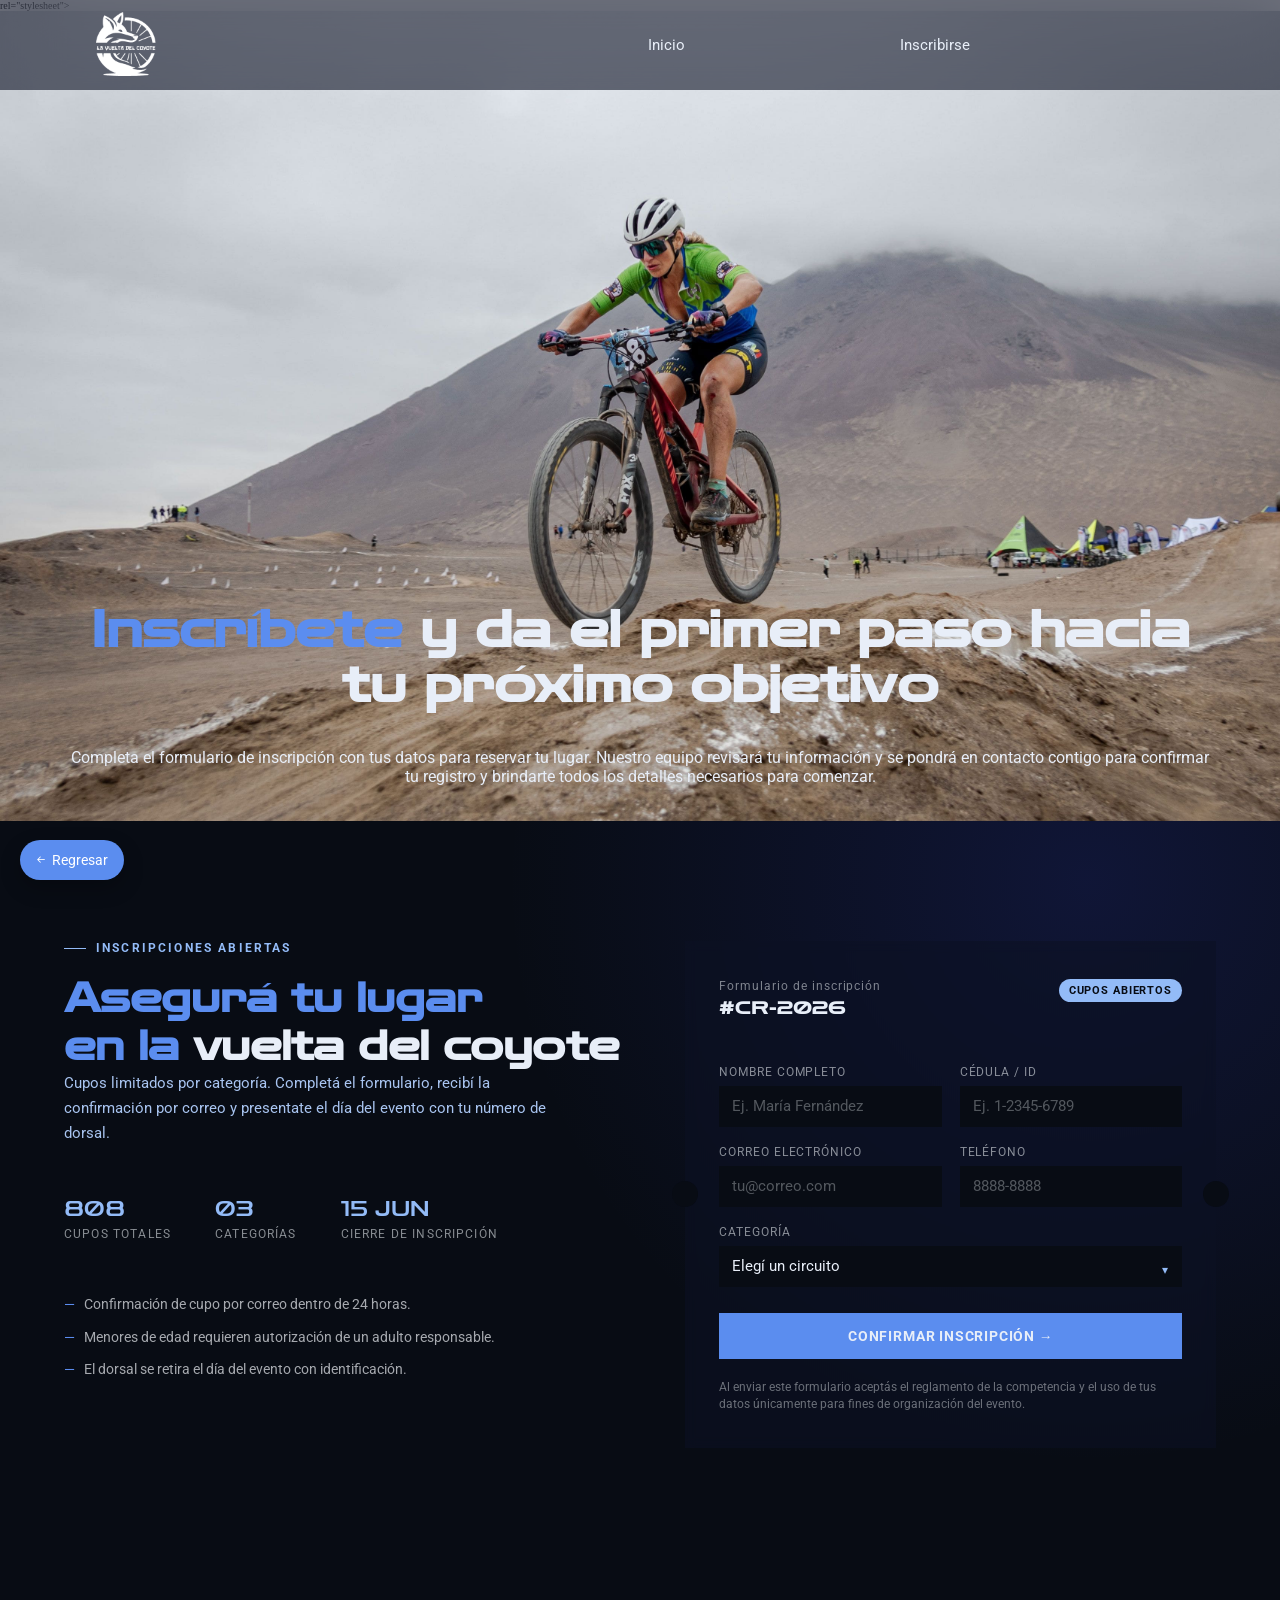
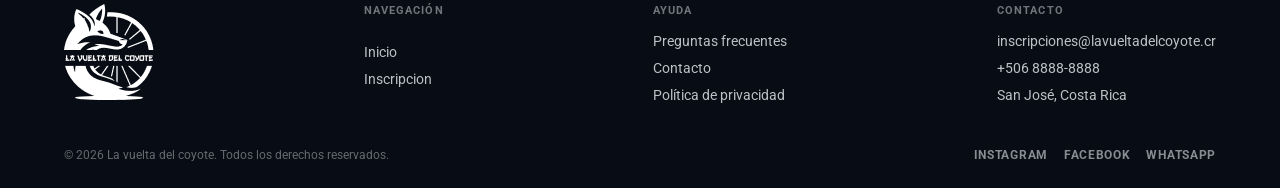
<file: Inscripcion.html>
<!DOCTYPE html>
<html lang="es">

<head>
  <meta charset="UTF-8">
  <meta name="viewport" content="width=device-width, initial-scale=1.0">
  <title>Inscripción — Copa Relámpago 2026</title>
  <link rel="shortcut icon" href="img/logo parte de arriba.svg" image/x-icon">
  <!-- link FONT AWESOME  all.min.css-->
  <link href='https://unpkg.com/boxicons@2.1.4/css/boxicons.min.css' rel='stylesheet'>
  rel="stylesheet">
  <link rel="stylesheet" href="css/style.css">
  <link rel="stylesheet" href="css/inscripciones.css">
  <style>
    .wrap {
      width: 90%;
      ;
      margin: 0 auto;
      padding: 24px 0;
    }
  </style>
</head>

<body>

  <!-- ================= SECCIÓN DE INSCRIPCIÓN ================= -->
  <header class="headerInscripciones">
    <div class="barranavegacion">
      <nav>
        <div class="logo">
          <img class="logo-img" src="img/logo.png" alt="">
        </div>
        <div class="menu-hamburguesa">
          <span></span>
          <span></span>
          <span></span>
        </div>
        <div class="navMenu">
          <ul class="nav-list navInscripcioens">
            <li class="nav-link"><a class="texto-menu" href="#">Inicio</a></li>
            <li class="nav-link"><a class="texto-menu" href="#inscripcion">Inscribirse</a></li>
            </li>
          </ul>
          <div class="x" id="nav-close">
            <i class='bx bx-x bx-lg'></i>
          </div>
        </div>
      </nav>
    </div>
    <div class="informacionInscrio">
      <h1> <span>Inscríbete</span> y da el primer paso hacia tu próximo objetivo</h1>
      <p>Completa el formulario de inscripción con tus datos para reservar tu lugar. Nuestro equipo revisará tu
        información y se pondrá en contacto contigo para confirmar tu registro y brindarte todos los detalles necesarios
        para comenzar.</p>
    </div>
  </header>
  <a href="home.html" class="botonRegresar">
    <i class="bx bx-arrow-back"></i>
    Regresar
  </a>
  <main>
    <section class="inscripcion" id="inscripcion">
      <div class="wrap insc-grid">

        <div class="insc-left">
          <span class="eyebrow">Inscripciones abiertas</span>
          <h2>Asegurá tu lugar<br>en la <span class="vuelta">vuelta del coyote</span></h2>
          <p class="lead">
            Cupos limitados por categoría. Completá el formulario, recibí la confirmación por correo
            y presentate el día del evento con tu número de dorsal.
          </p>

          <div class="detalles">
            <div class="detalle">
              <span class="num">808</span>
              <span class="lbl">Cupos totales</span>
            </div>
            <div class="detalle">
              <span class="num">03</span>
              <span class="lbl">Categorías</span>
            </div>
            <div class="detalle">
              <span class="num">15 JUN</span>
              <span class="lbl">Cierre de inscripción</span>
            </div>
          </div>

          <ul class="reglas">
            <li>Confirmación de cupo por correo dentro de 24 horas.</li>
            <li>Menores de edad requieren autorización de un adulto responsable.</li>
            <li>El dorsal se retira el día del evento con identificación.</li>
          </ul>
        </div>

        <div class="ticket">
          <div class="ticket-top">
            <span class="bib">Formulario de inscripción<strong>#CR-2026</strong></span>
            <span class="estado">Cupos abiertos</span>
          </div>

          <form>
            <div class="row2">
              <div class="campo">
                <label for="nombre">Nombre completo</label>
                <input id="nombre" name="nombre" type="text" placeholder="Ej. María Fernández" required>
              </div>
              <div class="campo">
                <label for="cedula">Cédula / ID</label>
                <input id="cedula" name="cedula" type="text" placeholder="Ej. 1-2345-6789" required>
              </div>
            </div>

            <div class="row2">
              <div class="campo">
                <label for="correo">Correo electrónico</label>
                <input id="correo" name="correo" type="email" placeholder="tu@correo.com" required>
              </div>
              <div class="campo">
                <label for="telefono">Teléfono</label>
                <input id="telefono" name="telefono" type="tel" placeholder="8888-8888" required>
              </div>
            </div>

            <div class="campo cat-select">
              <label for="categoria">Categoría</label>
              <select id="categoria" name="categoria" required>
                <option value="" disabled selected>Elegí un circuito</option>
                <option value="Coyote Extremo">Coyote Extremo</option>
                <option value="Coyote Celestial">Coyote Celestial</option>
                <option value="Rafaga del coyote">Ráfaga del Coyote</option>
              </select>
            </div>
            <button type="submit" class="submit">Confirmar inscripción →</button>
            <p class="fineprint">
              Al enviar este formulario aceptás el reglamento de la competencia y el uso de tus
              datos únicamente para fines de organización del evento.
            </p>
          </form>
        </div>

      </div>
    </section>
  </main>


  <!-- ================= FOOTER ================= -->
  <footer>
    <div class=" foot-grid">

      <div class="foot-brand">
        <img src="img/logo.png" alt="">
      </div>

      <div class="foot-col">
        <ul>
          <h4>Navegación</h4>
          <li><a href="#">Inicio</a></li>
          <li><a href="#inscripcion">Inscripcion</a></li>
        </ul>
      </div>

      <div class="foot-col">
        <h4>Ayuda</h4>
        <ul>
          <li><a href="#">Preguntas frecuentes</a></li>
          <li><a href="#">Contacto</a></li>
          <li><a href="#">Política de privacidad</a></li>
        </ul>
      </div>

      <div class="foot-col">
        <h4>Contacto</h4>
        <ul>
          <li><a href="mailto:inscripciones@copa-relampago.cr">inscripciones@lavueltadelcoyote.cr</a></li>
          <li><a href="tel:+50688888888">+506 8888-8888</a></li>
          <li><a href="#">San José, Costa Rica</a></li>
        </ul>
      </div>

    </div>

    <div class="foot-bottom">
      <p>© 2026 La vuelta del coyote. Todos los derechos reservados.</p>
      <div class="foot-social">
        <a href="#">Instagram</a>
        <a href="#">Facebook</a>
        <a href="#">WhatsApp</a>
      </div>
    </div>
  </footer>

  <div class="nav-overlay"></div>

</body>
  <script src="js/main.js"></script>
</html>
</file>
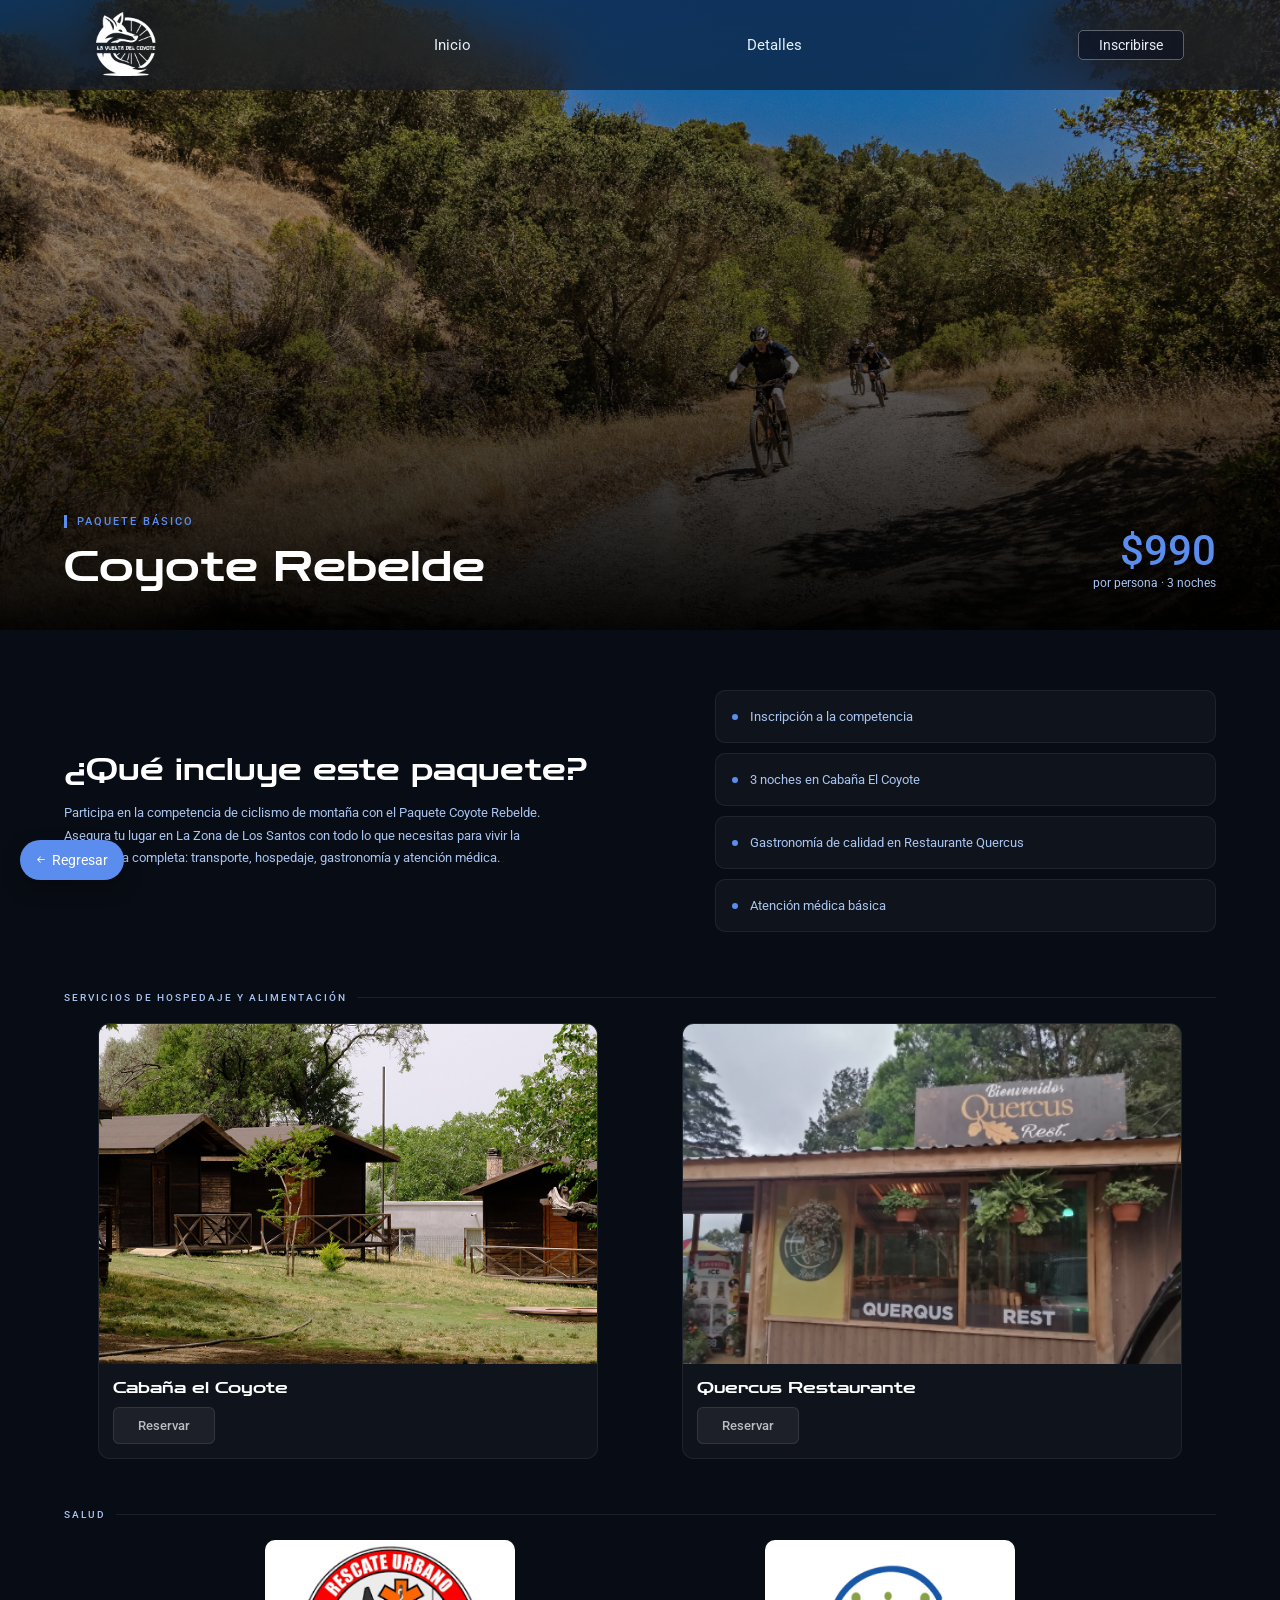
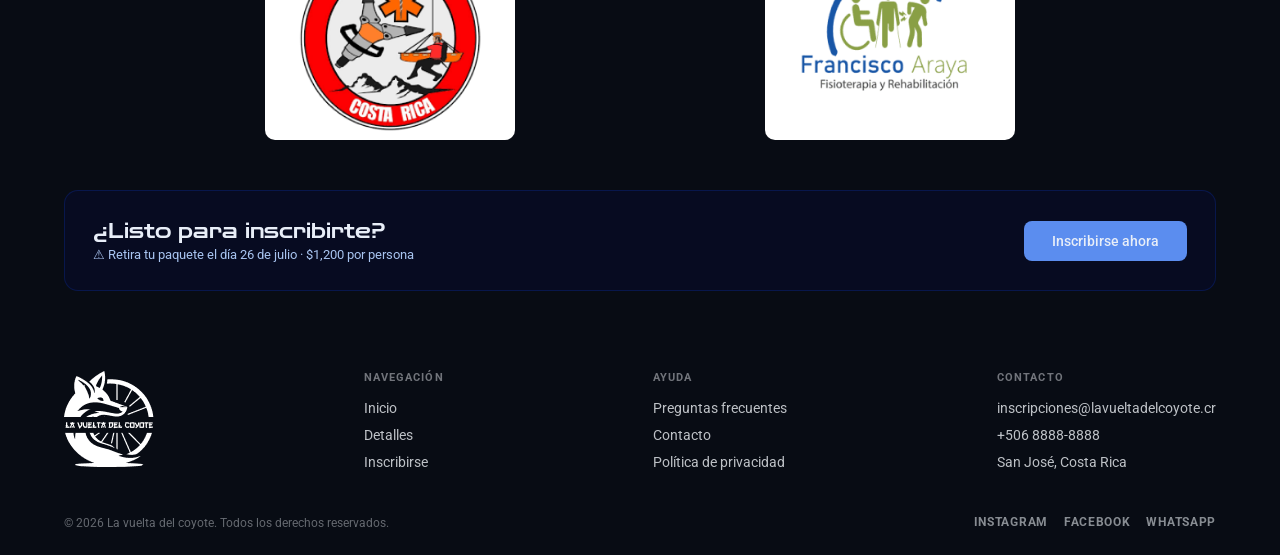
<file: rebelde.html>
<!DOCTYPE html>
<html lang="es">

<head>
    <meta charset="UTF-8">
    <meta name="viewport" content="width=device-width, initial-scale=1.0">
    <title>Paquete Coyote Legendario</title>
    <link rel="shortcut icon" href="img/logo parte de arriba.svg" image/x-icon">
    <!-- link FONT AWESOME  all.min.css-->
    <link href='https://unpkg.com/boxicons@2.1.4/css/boxicons.min.css' rel='stylesheet'>
    <link rel="stylesheet" href="css/style.css">
</head>

<body>
    <header>
        <div class="barranavegacion">
            <nav>
                <div class="logo">
                    <img class="logo-img" src="img/logo.png" alt="">
                </div>
                <div class="menu-hamburguesa">
                    <span></span>
                    <span></span>
                    <span></span>
                </div>
                <div class="navMenu">
                    <ul class="nav-list">
                        <li class="nav-link"><a class="texto-menu" href="#">Inicio</a></li>
                        <li class="nav-link"><a class="texto-menu" href="#paque">Detalles</a></li>
                        <li><a class="btn-menu" href="Inscripcion.html">Inscribirse</a></li>
                    </ul>
                </div>
            </nav>
        </div>
        <!-- HERO -->
        <div class="pd-hero">
            <div class="pd-hero-bg" style="background-image: url('img/fondopaq1.jpg');"></div>
            <div class="pd-hero-overlay"></div>
            <div class="pd-hero-body">
                <div>
                    <span class="rb-tag">Paquete Básico</span>
                    <h1>Coyote Rebelde</h1>
                </div>
                <div class="pd-hero-price">
                    <div class="pd-hero-price-num">$990</div>
                    <div class="pd-hero-price-lbl">por persona · 3 noches</div>
                </div>
            </div>
        </div>
    </header>

    <a href="home.html" class="botonRegresar">
        <i class="bx bx-arrow-back"></i>
        Regresar
    </a>
    <main class="pd-wrap">



        <div class="pd-body">

            <!-- DESCRIPCIÓN + FEATURES -->
            <div class="pd-desc">
                <div class="pd-desc-text">
                    <h2>¿Qué incluye este paquete?</h2>
                    <p>Participa en la competencia de ciclismo de montaña con el Paquete Coyote Rebelde.
                        Asegura tu lugar en La Zona de Los Santos con todo lo que necesitas para vivir la
                        experiencia completa: transporte, hospedaje, gastronomía y atención médica.</p>
                </div>
                <div class="pd-features" id="paque">
                    <div class="pd-feature">
                        <span class="pd-feature-dot"></span>
                        <span class="pd-feature-text">Inscripción a la competencia</span>
                    </div>
                    <div class="pd-feature">
                        <span class="pd-feature-dot"></span>
                        <span class="pd-feature-text">3 noches en Cabaña El Coyote</span>
                    </div>
                    <div class="pd-feature">
                        <span class="pd-feature-dot"></span>
                        <span class="pd-feature-text">Gastronomía de calidad en Restaurante Quercus</span>
                    </div>
                    <div class="pd-feature">
                        <span class="pd-feature-dot"></span>
                        <span class="pd-feature-text">Atención médica básica</span>
                    </div>
                </div>
            </div>

            <!-- HOSPEDAJE -->
            <div class="pd-section-label">Servicios de hospedaje y alimentación</div>
            <div class="pd-service-grid">

                <div class="pd-service-card">
                    <div class="pd-service-card-img-wrap">
                        <img class="pd-service-card-img" src="img/cabaña el coyote.jpg" alt="Cabaña el Coyote">
                    </div>
                    <div class="pd-service-body">
                        <p class="pd-service-name">Cabaña el Coyote</p>
                        <a class="pd-service-btn" href="https://www.facebook.com/cabanaselcoyote/?locale=es_LA"
                            target="_blank">Reservar</a>
                    </div>
                </div>

                <div class="pd-service-card">
                    <div class="pd-service-card-img-wrap">
                        <img class="pd-service-card-img" src="img/Quercus Restaurante.png" alt="Quercus Restaurante">
                    </div>
                    <div class="pd-service-body">
                        <p class="pd-service-name">Quercus Restaurante</p>
                        <a class="pd-service-btn" href="https://www.facebook.com/QuercusRest/"
                            target="_blank">Reservar</a>
                    </div>
                </div>
            </div>
            <!-- SALUD -->
            <div class="pd-section-label">Salud</div>
            <div class="pd-logos">
                <div class="pd-logo-wrap">
                    <img class="pd-logo-img" src="img/rescate urbano.png" alt="Rescate Urbano">
                </div>
                <div class="pd-logo-wrap">
                    <img class="pd-logo-img" src="img/francisco araya.png" alt="Francisco Araya">
                </div>
            </div>

            <!-- CTA -->
            <div class="pd-cta">
                <div class="pd-cta-text">
                    <h3>¿Listo para inscribirte?</h3>
                    <p>⚠ Retira tu paquete el día 26 de julio · $1,200 por persona</p>
                </div>
                <a class="pd-cta-btn" href="Inscripcion.html">Inscribirse ahora</a>
            </div>

        </div>
    </main>
    <footer>
        <div class="wrap foot-grid">

            <div class="foot-brand">
                <img src="img/logo.png" alt="">
            </div>

            <div class="foot-col">
                <h4>Navegación</h4>
                <ul>
                    <li><a href="#">Inicio</a></li>
                    <li><a href="#paque">Detalles</a></li>
                    <li><a href="Inscripcion.html">Inscribirse</a></li>
                </ul>
            </div>

            <div class="foot-col">
                <h4>Ayuda</h4>
                <ul>
                    <li><a href="#">Preguntas frecuentes</a></li>
                    <li><a href="#">Contacto</a></li>
                    <li><a href="#">Política de privacidad</a></li>
                </ul>
            </div>

            <div class="foot-col">
                <h4>Contacto</h4>
                <ul>
                    <li><a href="mailto:inscripciones@copa-relampago.cr">inscripciones@lavueltadelcoyote.cr</a></li>
                    <li><a href="tel:+50688888888">+506 8888-8888</a></li>
                    <li><a href="#">San José, Costa Rica</a></li>
                </ul>
            </div>

        </div>

        <div class="wrap foot-bottom">
            <p>© 2026 La vuelta del coyote. Todos los derechos reservados.</p>
            <div class="foot-social">
                <a href="#">Instagram</a>
                <a href="#">Facebook</a>
                <a href="#">WhatsApp</a>
            </div>
        </div>
    </footer>
    <div class="nav-overlay"></div>
</body>

</html>
</file>
<file: css/style.css>
@import url('https://fonts.googleapis.com/css2?family=Zen+Dots&display=swap');
@import url('https://fonts.googleapis.com/css2?family=Roboto:wght@100;300;400;500;700;900&family=Zen+Dots&display=swap');

* {
    padding: 0;
    margin: 0;
    box-sizing: border-box;
    font-size: 10px;
    scroll-behavior: smooth;
    transition: 0.5s;
    text-decoration: none;
    list-style: none;
}

h2 {
    font-family: var(--h2-tipo-letra);
    font-size: 38px;
}

h1 {
    font-family: var(--h1--tipo-letra);
    font-size: var(--font-size-h1);
    color: var(--color-boton-menu);
    line-height: 1.1;
}

p {
    font-family: var(--font-family-p);
}

.container {
    width: 85%;
    margin: 0 auto;
}

.botonRegresar {
    position: fixed;
    bottom: 20px;
    left: 20px;

    display: flex;
    align-items: center;
    gap: 6px;

    padding: 12px 16px;
    border-radius: 25px;

    background-color: var(--color-boton-menu);
    color: #fff;
    text-decoration: none;

    font-family: var(--font-family-p);
    font-size: 14px;

    box-shadow: 0 8px 20px rgba(0, 0, 0, 0.25);
    z-index: 1000;

    transition: 0.3s ease;
}

.botonRegresar:hover {
    transform: translateY(-3px);
}

:root {
    --first-color: #080C14;

    --color-nav: rgba(12, 18, 35, 0.6);

    --h1--tipo-letra: "Zen Dots", sans-serif;
    --h2-tipo-letra: "Zen Dots", sans-serif;
    --font-family-p: "Roboto", sans-serif;

    --font-size-h1: 5rem;
    --font-size-h2: 4rem;
    --font-size-p: 1.5rem;
    --font-size: 1.5rem;

    /* Azul principal — más suave, menos eléctrico */
    --color-boton-menu: #5B8DEF;
    --color-hover-menu: #7AAAF5;

    /* Botones secundarios — gris azulado suave */
    --color-botones-2: #D6E4FF;
    --color-hover-2: #A8C4F0;

    /* Textos */
    --color-txt: #E8EEF8;
    --color-txt-dark: #080C14;

    /* Acento — azul bebé */
    --color-accent: #93BBF7;
    --color-highlight: #FFFFFF;
}

/*
==============================================
MENU
==============================================

*/
.barranavegacion {
    position: fixed;
    width: 100%;
    top: 0;
    left: 0;
    padding: 12px 0;
    background-color: var(--color-nav);
    backdrop-filter: blur(28px);
    -webkit-backdrop-filter: blur(18px);
    z-index: 1000;
}

nav {
    width: 85%;
    display: flex;
    justify-content: space-between;
    margin: 0 auto;
}

.x,
.menu-hamburguesa {
    display: none;
}

.navMenu {
    width: 750px;
    place-content: center;
}

.nav-list {
    display: flex;
    width: 100%;
    justify-content: space-between;
    align-items: center;
}

.logo-img {
    width: 60px;
}

.texto-menu {
    color: var(--color-txt);
    font-family: var(--font-family-p);
    font-size: 15px;
}

.texto-menu:hover {
    color: var(--color-boton-menu);
}

.nav-link {
    position: relative;
    color: var(--color-txt);
}

.nav-link::before {
    content: "";
    position: absolute;
    left: 0;
    bottom: -4px;
    width: 0%;
    height: 2px;
    background: var(--color-boton-menu);
    transition: width 0.5s ease;
}

.nav-link:hover::before {
    width: 100%;
}

.btn-menu {
    font-family: var(--font-family-p);
    font-size: 14px;
    color: var(--color-txt);
    background: var(--color-nav);
    border: 1px solid rgba(255, 255, 255, 0.326);
    backdrop-filter: blur(18px);
    padding: 6px 20px;
    border-radius: 5px;
}

.btn-menu:hover {
    background-color: var(--color-boton-menu);
    color: var(--color-botones-2);
}

/*
======================================================
HEADER
======================================================
*/
.header {
    height: 100vh;
    width: 100%;
    background:
        linear-gradient(90deg,
            rgba(0, 0, 0, 0.808) 0%,
            rgba(0, 0, 0, 0.356) 50%,
            rgba(0, 0, 0, 0) 100%),
        url(../img/fondoEscritorio.jpg);
    background-position: center;
    background-repeat: no-repeat;
    background-size: cover;
}

.conatinerHeader {
    display: flex;
    flex-direction: column;
    justify-content: center;
    height: 100%;
    width: 85%;
    margin: 0 auto;
    gap: 25px;
}

.texto-normal {
    max-width: 750px;
    width: 100%;
}

.texto-celular-peque {
    display: none;
}

.p {
    color: var(--color-txt);
    font-size: 17px;
    line-height: 1.7;
    font-weight: 300;
    letter-spacing: 0.3px;
}

.btn-he {
    display: flex;
    justify-content: space-between;
    width: 350px;
}

.Boton-header1 {
    font-family: var(--font-family-p);
    font-size: 15px;
    background-color: var(--color-boton-menu);
    backdrop-filter: blur(28px);
    color: var(--color-txt);
    padding: 10px 26px;
    border-radius: 8px;
    display: inline-block;
    box-shadow: 0 8px 20px rgba(0, 0, 0, 0.25);
    transition: all 0.3s ease;
    border: 1px solid var(--color-boton-menu);
}

.Boton-header1:hover {
    background-color: var(--color-accent);
    box-shadow: 0 12px 25px rgba(0, 0, 0, 0.35);
    color: var(--color-txt);
    border: 1px solid var(--color-accent);
}

.Boton-header2 {
    font-family: var(--font-family-p);
    font-size: 15px;
    color: var(--color-botones-2);
    background-color: var(--color-nav);
    backdrop-filter: blur(28px);
    padding: 10px 26px;
    border-radius: 8px;
    display: inline-block;
    box-shadow: 0 8px 20px rgba(0, 0, 0, 0.25);
    transition: all 0.3s ease;
    border: 1px solid rgba(255, 255, 255, 0.511)
}

.Boton-header2:hover {
    background-color: var(--color-boton-menu);
    color: var(--color-txt);
}

/* 
══════════════════════════════════════
NOSOTROS
══════════════════════════════════════
*/
.historia {
    background: var(--first-color);
    padding: 80px 0;
}

.an-inner {
    display: grid;
    grid-template-columns: 1fr 1fr;
    gap: 60px;
    align-items: center;
}

.an-img-wrap {
    position: relative;
}

.an-img-line {
    position: absolute;
    top: 16px;
    left: -16px;
    bottom: -16px;
    right: 16px;
    border: 1px solid rgba(13, 0, 255, 0.351);
    border-radius: 14px;
    pointer-events: none;
}

.an-img {
    position: relative;
    z-index: 1;
    width: 100%;
    display: block;
    aspect-ratio: 3/2;
    object-fit: cover;
    border-radius: 14px;
    filter: grayscale(15%);
    transition: filter 0.4s ease;
}

.an-img-wrap:hover .an-img {
    filter: grayscale(0%);
}

.an-tag {
    display: inline-block;
    font-size: 11px;
    font-weight: 500;
    letter-spacing: 2px;
    text-transform: uppercase;
    color: var(--color-boton-menu);
    font-family: var(--font-family-p);
    border-left: 3px solid var(--color-boton-menu);
    padding-left: 10px;
    margin-bottom: 16px;
}

.an-text h2 {
    color: var(--color-txt);
    line-height: 1.15;
    margin-bottom: 20px;
}

.an-text h2 em {
    color: var(--color-boton-menu);
    font-size: 38px;
}

.an-text p {
    font-size: 14px;
    line-height: 1.75;
    color: var(--color-hover-2);
    margin-bottom: 14px;
}

.an-text p {
    margin-bottom: 28px;
}

.an-btn {
    display: inline-flex;
    justify-content: center;
    align-items: center;
    gap: 8px;
    background: var(--color-nav);
    backdrop-filter: blur(28px);
    color: var(--color-txt);
    border: 1px solid rgba(255, 255, 255, 0.3);
    font-size: 13px;
    font-weight: 500;
    padding: 11px 38px;
    border-radius: 8px;
    text-decoration: none;
    transition: background .2s, transform .2s;
    font-family: var(--font-family-p);
    text-align: center;
}

.an-btn:hover {
    background: var(--color-boton-menu);
    transform: translateY(-2px);
    color: var(--color-txt);
}

/* ══════════════════════════════════════
   EVENTOS — TABS
══════════════════════════════════════ */
.ew-section {
    background: var(--first-color);
}

.ew-header {
    padding: 60px 0 0;
    display: flex;
    flex-direction: column;
    justify-content: center;
    align-items: center;
}

.ew-header h2 {
    color: #fff;
    margin: 32px 0;
    text-align: center;
}

.ew-tabs {
    display: flex;
    border-bottom: 1px solid rgba(255, 255, 255, 0.08);
}

.ew-tab {
    padding: 14px 28px;
    font-size: 13px;
    font-weight: 500;
    color: var(--color-hover-2);
    cursor: pointer;
    border-bottom: 2px solid transparent;
    transition: color 0.2s, border-color 0.2s;
    user-select: none;
    font-family: var(--font-family-p);
}

.ew-tab:hover {
    color: rgba(255, 255, 255, 0.75);
}

.ew-tab.active {
    color: var(--color-boton-menu);
    border-bottom-color: var(--color-boton-menu);
    font-weight: bold;
    font-size: 14px;
}

.ew-body {
    padding: 40px 0;
}

.ew-day {
    display: none;
}

.ew-day.active {
    display: flex;
    justify-content: space-between;
    gap: 24px;
    justify-content: center;
    align-items: stretch;
    flex-wrap: wrap;
}

.ew-body-inner {
    display: flex;
    justify-content: space-evenly;
}

/* CONCIERTO */
.ew-concert {
    flex: 1 1 500px;
    /* responsive automático */
    max-width: 550px;
    max-height: 470px;
    position: relative;
    overflow: hidden;
    border-radius: 18px;
    background: rgba(255, 255, 255, 0.04);
    border: 1px solid rgba(255, 255, 255, 0.08);
    backdrop-filter: blur(10px);
}

.ew-concert-img {
    width: 100%;
    height: 100%;
    object-fit: cover;
    display: block;
    filter: grayscale(20%);
}

.ew-concert-body {
    position: absolute;
    top: 0;
    left: 0;
    width: 100%;
    height: 100%;
    display: flex;
    flex-direction: column;
    justify-content: center;
    padding: 20px 10px;
    background-color: #000000b9;
    gap: 20px;
}

.ew-section-label {
    font-size: 23px;
    font-weight: 500;
    letter-spacing: 2px;
    text-transform: uppercase;
    color: var(--color-boton-menu);
    display: flex;
    align-items: center;
    gap: 8px;
    font-family: var(--h2-tipo-letra);
    text-align: center;
    width: 100%;
    justify-content: center;
}

.ew-lineup {
    display: flex;
    flex-direction: column;
    gap: 15px;
}

.ew-artist {
    display: flex;
    justify-content: space-between;
    align-items: center;
    padding: 12px 14px;
    background: rgba(255, 255, 255, 0.03);
    border-radius: 8px;
    border: 0.5px solid rgba(255, 255, 255, 0.05);
    transition: background 0.2s, border-color 0.2s;
}

.ew-artist:hover {
    background: rgba(255, 255, 255, 0.07);
    border-color: rgba(15, 11, 245, 0.2);
}

.ew-artist-name {
    font-size: 14px;
    font-weight: 500;
    color: var(--color-txt);
    font-family: var(--font-family-p);
}

.ew-artist-time {
    font-size: 11px;
    font-family: var(--font-family-p);
    color: var(--color-txt);
    font-weight: 500;
    background: rgba(11, 34, 245, 0.512);
    padding: 3px 10px;
    border-radius: 5px;
    border: 0.5px solid rgba(11, 19, 245, 0.25);
}

.ew-concert-text {
    font-family: var(--font-family-p);
    font-size: 15px;
    color: var(--color-txt);
    text-align: center;
    width: 90%;
    margin: 0 auto;
}

/* AUTÓGRAFOS */
.ew-sign {
    flex: 1 1 500px;
    /* responsive automático */
    max-width: 550px;
    max-height: 470px;
    position: relative;
    overflow: hidden;

    border-radius: 18px;

    background: rgba(255, 255, 255, 0.04);
    border: 1px solid rgba(255, 255, 255, 0.08);

    backdrop-filter: blur(10px);
}

.ew-autografo {
    width: 100%;
    height: 100%;
}

.ew-autografo img {
    height: 100%;
    width: 100%;
}

.ew-sign-meta {
    display: flex;
    align-items: center;
    gap: 8px;
    font-size: 15px;
    color: var(--color-hover-2);
    font-family: var(--font-family-p);
    width: 100%;
    display: flex;
    justify-content: center;
    padding-bottom: 20px;
}

.ew-riders {
    display: flex;
    flex-direction: column;
    gap: 8px;
}

.ew-rider {
    display: flex;
    align-items: center;
    gap: 12px;
    padding: 10px 14px;
    background: rgba(15, 15, 15, 0.55);
    backdrop-filter: blur(6px);

    border: 1px solid rgba(255, 255, 255, 0.08);
    border-radius: 12px;
}

.ew-rider-avatar {
    width: 34px;
    height: 34px;
    border-radius: 50%;
    background: rgba(37, 100, 235, 0.338);
    display: flex;
    align-items: center;
    justify-content: center;
    font-size: 13px;
    font-weight: 500;
    color: var(--color-boton-menu);
    font-family: var(--font-family-p);
    font-weight: bold;
    flex-shrink: 0;
}

.ew-rider-name {
    font-size: 13px;
    font-weight: 500;
    color: #fff;
    font-family: var(--font-family-p);
}

.ew-rider-tag {
    margin-left: auto;
    font-size: 10px;
    color: #93C5FD;
    background: rgba(37, 99, 235, 0.15);
    padding: 2px 8px;
    border-radius: 20px;
    border: 0.5px solid rgba(37, 99, 235, 0.25);
    font-family: var(--font-family-p);
}

/* ══════════════════════════════════════
   STANDS
══════════════════════════════════════ */
.st-section {
    background: var(--first-color);
    padding: 70px 0;
}

.st-header {
    margin-bottom: 36px;
}

.st-tag {
    color: #2563EB;
    border-color: #2563EB;
}

.st-header h2 {
    color: var(--color-txt);
    margin-bottom: 8px;
}

.st-header p {
    font-size: 15px;
    color: var(--color-txt);
    max-width: 580px;
    line-height: 1.6;
}

.st-grid {
    display: grid;
    grid-template-columns: repeat(3, 1fr);
    gap: 20px;
}

.st-card {
    background: var(--color-nav);
    backdrop-filter: blur(18px);
    border-radius: 14px;
    border: 0.5px solid rgba(255, 255, 255, 0.15);
    height: 470px;
    overflow: hidden;
    cursor: pointer;
    transition: transform 0.3s, border-color 0.3s, box-shadow 0.3s;
}

.st-card:hover {
    transform: translateY(-6px);
    border-color: #2564eb8d;
    box-shadow: 0 16px 40px rgba(37, 99, 235, 0.1);
}

.st-card-img {
    width: 100%;
    height: 310px;
    object-fit: cover;
    display: block;
    transition: transform 0.4s;
}

.st-card:hover .st-card-img {
    transform: scale(1.04);
}

.st-card-body {
    padding: 18px;
}

.st-brand {
    font-size: 16px;
    font-weight: 500;
    color: var(--color-boton-menu);
    margin-bottom: 8px;
    display: flex;
    align-items: center;
    gap: 8px;
    font-family: var(--h2-tipo-letra);
}

.st-brand-dot {
    width: 8px;
    height: 8px;
    border-radius: 50%;
    background: #2563EB;
    flex-shrink: 0;
}

.st-card-desc {
    font-size: 13.5px;
    color: var(--color-txt);
    line-height: 1.6;
    font-family: var(--font-family-p);
}

.st-card-tag {
    display: inline-block;
    margin-top: 12px;
    font-size: 10px;
    font-weight: 500;
    text-transform: uppercase;
    letter-spacing: 1px;
    padding: 10px;
    border-radius: 20px;
    background: var(--color-nav);
    border: 0.5px solid rgba(255, 255, 255, 0.15);
    backdrop-filter: blur(18px);
    color: var(--color-txt);
    font-family: var(--font-family-p);
}

/*
============================================
CICLISTAS
============================================
*/
.ciclistas {
    background-color: var(--first-color);
    padding: 80px 0;
}

.ciclist-header h2 {
    color: var(--color-txt);
    padding: 20px 0;
}

.ciclist-header {
    display: flex;
    justify-content: center;
    flex-direction: column;
    text-align: center;
}

.ciclist-header p {
    font-family: var(--font-family-p);
    font-size: 15px;
    color: var(--color-hover-2);
    padding-bottom: 40px;
}

/* GRID */
.cy-grid {
    column-count: 3;
    column-gap: 24px;
    width: 100%;
}

/* CARD */
.cy-card {
    position: relative;
    width: 100%;
    margin-bottom: 24px;
    border-radius: 12px;
    overflow: hidden;
    display: inline-block;
    break-inside: avoid;
    height: 320px;
}

.card-1,
.card-3,
.card-5,
.card-6 {
    height: 500px;
}

.card-7 {
    height: 400px;
}

.card-8 {
    height: 420px;
}

.card-9 {
    height: 400px;
}


.cy-card img {
    width: 100%;
    height: 100%;
    display: block;
    object-fit: cover;
    object-position: top;
    transition: transform 0.5s ease 0.4s ease;
}

.cy-card:hover img {
    transform: scale(1.06);
}

.cy-overlay {
    position: absolute;
    inset: 0;
    background: linear-gradient(to top, rgba(0, 0, 0, 0.92) 0%, rgba(0, 0, 0, 0.2) 55%, transparent 100%);
    transition: background 0.3s;
}

.cy-card:hover .cy-overlay {
    background: linear-gradient(to top, rgba(0, 0, 0, 0.97) 0%, rgba(0, 0, 0, 0.35) 60%, transparent 100%);
}

.cy-info {
    position: absolute;
    bottom: 0;
    left: 0;
    right: 0;
    padding: 16px 14px;
    transform: translateY(4px);
    transition: transform 0.35s ease;
}

.cy-card:hover .cy-info {
    transform: translateY(0);
}

.cy-name {
    font-size: 16px;
    font-weight: 500;
    color: #fff;
    margin-bottom: 3px;
    line-height: 1.2;
    font-family: var(--h2-tipo-letra);
}

.cy-card--tall .cy-name {
    font-size: 16px;
    font-family: var(--font-family-p);
}

.cy-meta {
    display: flex;
    align-items: center;
    gap: 6px;
}

.cy-country {
    font-size: 10px;
    color: var(--color-hover-2);
    text-transform: uppercase;
    letter-spacing: 1px;
    font-family: var(--font-family-p);
    padding-top: 10px;
}

.cy-dot {
    width: 3px;
    height: 3px;
    border-radius: 50%;
    background: var(--color-accent);
    margin-top: 10px;
}

.cy-spec {
    font-size: 10px;
    color: var(--color-boton-menu);
    font-family: var(--font-family-p);
    padding-top: 10px;
    font-weight: 500;
    text-transform: uppercase;
    letter-spacing: 1px;
}

.cy-uci {
    position: absolute;
    top: 10px;
    right: 10px;
    background: var(--color-nav);
    backdrop-filter: blur(18px);
    border: 0.5px solid rgba(255, 255, 255, 0.15);
    font-size: 9px;
    font-weight: 500;
    letter-spacing: 1.5px;
    color: var(--color-txt);
    font-family: var(--font-family-p);
    font-weight: bold;
    text-transform: uppercase;
    padding: 3px 8px;
    border-radius: 20px;
}

.cy-extra {
    max-height: 0;
    overflow: hidden;
    opacity: 0;
    transition: max-height 0.35s ease, opacity 0.3s ease, margin-top 0.3s ease;
    margin-top: 0;
}

.cy-card:hover .cy-extra {
    max-height: 40px;
    opacity: 1;
    margin-top: 6px;
}

.cy-extra-text {
    font-size: 13px;
    color: var(--color-hover-2);
    font-family: var(--font-family-p);
    line-height: 1.4;
}


/* ══════════════════════════════════════
   CIRCUITOS
══════════════════════════════════════ */
.cr-section {
    background: var(--first-color);
    padding: 80px 0;
}

.cr-header {
    margin-bottom: 50px;
}

.cr-header h2 {
    color: var(--color-txt);
}

/* SELECTOR */
.cr-selector {
    display: grid;
    grid-template-columns: repeat(3, 1fr);
    gap: 12px;
    margin-bottom: 40px;
}

.cr-sel-card {
    border-radius: 12px;
    overflow: hidden;
    position: relative;
    height: 260px;
    cursor: pointer;
    border: 2px solid transparent;
    transition: border-color 0.3s, transform 0.3s;
}

.cr-sel-card:hover {
    transform: translateY(-4px);
}

.cr-sel-card.active {
    border-color: var(--color-boton-menu);
}

.cr-sel-card img {
    width: 100%;
    height: 100%;
    object-fit: cover;
    display: block;
    filter: grayscale(30%);
    transition: filter 0.3s;
}

.cr-sel-card.active img,
.cr-sel-card:hover img {
    filter: grayscale(0%);
}

.cr-sel-overlay {
    position: absolute;
    inset: 0;
    background: linear-gradient(to top, rgba(0, 0, 0, 0.88), rgba(0, 0, 0, 0.552));
}

.cr-sel-card.active .cr-sel-overlay {
    background: linear-gradient(to top, rgba(0, 0, 0, 0.592), rgba(0, 0, 0, 0.021));
}

.cr-sel-body {
    position: absolute;
    bottom: 0;
    left: 0;
    right: 0;
    padding: 14px 16px;
}

.cr-sel-level {
    font-size: 10px;
    font-weight: bold;
    letter-spacing: 2px;
    text-transform: uppercase;
    margin-bottom: 14px;
    font-family: var(--font-family-p);
    background-color: var(--color-nav);
    backdrop-filter: blur(18px);
    border: 0.5px solid rgba(255, 255, 255, 0.15);
    width: 100px;
    padding: 5px;
    display: inline-flex;
    justify-content: center;
    align-items: center;
    border-radius: 5px;

}

.cr-sel-level--hard {
    color: #EF4444;
}

.cr-sel-level--mid {
    color: #F59E0B;
}

.cr-sel-level--easy {
    color: #22C55E;
}

.cr-sel-name {
    font-size: 20px;
    font-weight: 500;
    color: var(--color-txt);
    font-family: var(--h1--tipo-letra);
}

.cr-sel-indicator {
    position: absolute;
    top: 12px;
    right: 12px;
    width: 8px;
    height: 8px;
    border-radius: 50%;
    background: transparent;
    border: 1.5px solid rgba(255, 255, 255, 0.3);
    transition: background 0.3s, border-color 0.3s;
}

.cr-sel-card.active .cr-sel-indicator {
    background: var(--color-boton-menu);
    border-color: var(--color-boton-menu);
}

/* DETALLE */
.cr-detail {
    display: none;
}

.cr-detail.active {
    display: grid;
    grid-template-columns: 1fr 1fr;
    gap: 32px;
    align-items: start;
}

.cr-detail-img-wrap {
    position: relative;
}

.cr-detail-img {
    width: 100%;
    height: 580px;
    border-radius: 14px;
    display: block;
    aspect-ratio: 4/3;
    object-fit: cover;
}

.cr-detail-badge {
    position: absolute;
    top: 14px;
    left: 14px;
    font-size: 10px;
    font-weight: 500;
    letter-spacing: 1.5px;
    text-transform: uppercase;
    padding: 5px 12px;
    border-radius: 20px;
}

.cr-detail-badge--hard {
    background: rgba(255, 2, 2, 0.634);
    backdrop-filter: blur(18px);
    color: var(--color-txt);
    font-family: var(--font-family-p);
    border: 0.5px solid rgba(239, 68, 68, 0.3);
}

.cr-detail-badge--mid {
    background: rgba(245, 159, 11, 0.779);
    backdrop-filter: blur(18px);
    color: var(--color-txt);
    font-family: var(--font-family-p);
    border: 0.5px solid rgba(245, 159, 11, 0.825);
}

.cr-detail-badge--easy {
    background: rgba(34, 197, 94, 0.855);
    backdrop-filter: blur(18px);
    color: var(--color-txt);
    font-family: var(--font-family-p);
    border: 0.5px solid rgba(34, 197, 94, 0.785);
    backdrop-filter: blur(6px);
}

.cr-detail-right h3 {
    font-size: 28px;
    font-weight: 500;
    color: #fff;
    margin-bottom: 14px;
    line-height: 1.1;
    font-family: var(--h2-tipo-letra);
}

.pCirtuitos {
    font-size: 14px;
    line-height: 1.75;
    color: var(--color-hover-2);
    margin-bottom: 24px;
    font-family: var(--font-family-p);
}

/* STATS */
.cr-stats {
    display: grid;
    grid-template-columns: repeat(4, 1fr);
    gap: 10px;
    margin-bottom: 24px;
}

.cr-stat {
    background: var(--color-nav);
    backdrop-filter: blur(18px);
    border: 0.5px solid rgba(255, 255, 255, 0.08);
    border-radius: 10px;
    padding: 12px 10px;
    text-align: center;
}

.cr-stat-icon {
    font-size: 20px;
    margin-bottom: 6px;
    color: var(--color-boton-menu);
}

.cr-stat-val {
    font-size: 15px;
    font-weight: 500;
    color: var(--color-txt);
    line-height: 1;
    margin-bottom: 3px;
    font-family: var(--font-family-p);
}

.cr-stat-lbl {
    font-size: 10px;
    color: var(--color-hover-2);
    text-transform: uppercase;
    letter-spacing: 1px;
    font-family: var(--font-family-p);
}

/* ALTIMETRÍA */
.altimetria {
    font-size: 10px;
    letter-spacing: 2px;
    text-transform: uppercase;
    color: var(--color-txt);
    font-family: var(--h2-tipo-letra);
    margin-bottom: 10px;
}

.cr-alti-img {
    width: 90%;
    border-radius: 8px;
    margin: 0 auto;
    display: flex;
    opacity: 0.85;
    margin-bottom: 20px;
}

/* BOTONES */
.cr-btns {
    display: flex;
    gap: 10px;
}

.cr-btn {
    padding: 11px 22px;
    border-radius: 8px;
    font-size: 13px;
    font-weight: 500;
    text-decoration: none;
    transition: transform 0.2s, background 0.2s;
    margin: 0 auto;
    width: 500px;
}

.cr-btn--primary {
    background: var(--color-nav);
    border: 1px solid rgba(255, 255, 255, 0.15);
    backdrop-filter: blur(18px);
    color: var(--color-txt);
    font-family: var(--font-family-p);
    font-size: 15px;
    width: 180px;
    padding: 10px 0;
    display: inline-flex;
    align-items: center;
    justify-content: center;
}

.cr-btn--primary:hover {
    background: var(--color-boton-menu);
    transform: translateY(-2px);
    color: var(--color-txt);
}

.cr-btn--secondary {
    background: var(--color-nav);
    border: 1px solid rgba(255, 255, 255, 0.15);
    backdrop-filter: blur(18px);
    color: var(--color-txt);
    font-size: 15px;
    font-family: var(--font-family-p);
    display: inline-flex;
    align-items: center;
    justify-content: center;
    width: 180px;
}

.cr-btn--secondary:hover {
    border-color: var(--color-boton-menu);
    transform: translateY(-2px);
    color: var(--color-txt);
    background-color: var(--color-boton-menu);


}

/*

PAQUETES

*/
.paquetes {
    padding: 80px 0;
    background-color: var(--first-color);
}

.cardsPaquetes {
    display: flex;
    flex-wrap: wrap;
    justify-content: space-evenly;
    gap: 80px;
}

.pk-card {
    background: var(--color-nav);
    border: 0.5px solid rgba(255, 255, 255, 0.08);
    backdrop-filter: blur(6px);
    border-radius: 16px;
    overflow: hidden;
    display: flex;
    width: 420px;
    flex-direction: column;
    transition: border-color 0.3s, transform 0.3s, box-shadow 0.3s;
    cursor: pointer;
}

.pk-card:hover {
    transform: translateY(-6px);
    border-color: rgba(11, 38, 245, 0.4);
    box-shadow: 0 20px 40px rgba(0, 0, 0, 0.4);
}

.pk-card-img-wrap {
    overflow: hidden;
}

.pk-card-img {
    width: 100%;
    height: 280px;
    display: block;
    filter: grayscale(20%);
    transition: filter 0.4s, transform 0.4s;
}

.pk-card:hover .pk-card-img {
    filter: grayscale(0%);
    transform: scale(1.03);
}

.pk-card-body {
    padding: 22px 20px;
    flex: 1;
    display: flex;
    flex-direction: column;
}

.pk-level {
    font-size: 9px;
    font-weight: bold;
    letter-spacing: 2px;
    text-transform: uppercase;
    margin-bottom: 6px;
    font-family: var(--font-family-p);

}

.pk-level--gold {
    color: #667ee6;
}

.pk-level--silver {
    color: #949eb8;
}

.pk-level--bronze {
    color: #6a67ba;
}

.pk-name {
    font-size: 20px;
    font-weight: 500;
    color: var(--color-txt);
    margin-bottom: 6px;
    font-family: var(--h2-tipo-letra);
}

.pk-price {
    font-size: 28px;
    font-weight: 500;
    color: var(--color-boton-menu);
    margin-bottom: 16px;
    line-height: 1;
    font-family: var(--font-family-p);
}

.pk-price span {
    font-size: 13px;
    color: var(--color-hover-2);
    font-family: var(--font-family-p);
    font-weight: 400;
}

.pk-divider {
    height: 0.5px;
    background: rgba(255, 255, 255, 0.07);
    margin-bottom: 16px;
}

.pk-features {
    display: flex;
    flex-direction: column;
    gap: 8px;
    margin-bottom: 20px;
    flex: 1;
}

.pk-feature {
    display: flex;
    align-items: center;
    gap: 10px;
    font-size: 12px;
    color: rgba(255, 255, 255, 0.55);
    font-family: var(--font-family-p);
}

.pk-feature-dot {
    width: 5px;
    height: 5px;
    border-radius: 50%;
    background: var(--color-boton-menu);
    flex-shrink: 0;
}

.pk-date {
    font-size: 10px;
    color: rgba(255, 255, 255, 0.25);
    text-transform: uppercase;
    letter-spacing: 1px;
    margin-bottom: 16px;
    font-family: var(--font-family-p);
}

.pk-btn {
    display: block;
    text-align: center;
    padding: 11px;
    border-radius: 8px;
    font-size: 13px;
    font-weight: 500;
    text-decoration: none;
    background: rgba(255, 255, 255, 0.06);
    color: #fff;
    border: 0.5px solid rgba(255, 255, 255, 0.12);
    transition: background 0.2s, border-color 0.2s, color 0.2s;
    font-family: var(--font-family-p);
}

.pk-btn:hover {
    background: var(--color-boton-menu);
    color: #000;
    border-color: var(--color-boton-menu);
    color: var(--color-txt);
}

.pk-btn--featured {
    background: var(--color-boton-menu);
    border-color: var(--color-boton-menu);
    color: var(--color-txt);
}

.pk-btn--featured:hover {
    background: #3B82F6;
}


/* ══════════════════════════════════════
   CAMISAS OFICIALES
══════════════════════════════════════ */
.sh-section {
    background: var(--first-color);
    padding: 80px 0;
}

.sh-header {
    margin-bottom: 50px;
}

.sh-header h2 {
    color: var(--color-txt);
}

.sh-year-block {
    margin-bottom: 60px;
}

.sh-year-block:last-child {
    margin-bottom: 0;
}

.sh-year-label {
    display: flex;
    align-items: center;
    gap: 16px;
    margin-bottom: 28px;
    font-family: var(--font-family-p);
}

.sh-year-num {
    font-size: 52px;
    font-weight: 500;
    color: rgba(255, 255, 255, 0.08);
    line-height: 1;
    letter-spacing: -2px;
    font-family: var(--h2-tipo-letra);
}

.sh-year-line {
    flex: 1;
    height: 0.5px;
    background: rgba(255, 255, 255, 0.08);
}

.sh-year-badge {
    font-size: 10px;
    font-weight: 500;
    letter-spacing: 2px;
    text-transform: uppercase;
    color: var(--color-boton-menu);
    border: 0.5px solid rgba(11, 42, 245, 0.3);
    padding: 10px 12px;
    border-radius: 20px;
}

.sh-grid {
    display: flex;
    justify-content: space-evenly;
    flex-wrap: wrap;
}

.sh-gender-block {
    display: flex;
    flex-direction: column;
    gap: 12px;
}

.sh-gender-label {
    font-size: 15px;
    font-weight: 500;
    letter-spacing: 2px;
    padding: 15px;
    text-transform: uppercase;
    color: rgba(255, 255, 255, 0.3);
    font-family: var(--font-family-p);
}

.sh-imgs {
    display: grid;
    grid-template-columns: repeat(2, 1fr);
    gap: 50px;
}

.sh-img-card {
    border-radius: 10px;
    overflow: hidden;
    border: 0.5px solid rgba(255, 255, 255, 0.07);
    background: var(--color-nav);
    backdrop-filter: blur(6px);
    position: relative;
    cursor: pointer;
    width: 350px;
}

.sh-img-card img {
    width: 100%;
    display: block;
    object-fit: cover;
    height: 100%;
    padding: 8px;
    transition: transform 0.4s ease;
}

.sh-img-card:hover img {
    transform: scale(1.04);
}

.sh-img-card-label {
    position: absolute;
    bottom: 0;
    left: 0;
    right: 0;
    padding: 8px 10px;
    background: var(--color-nav);
    backdrop-filter: blur(6px);
    font-size: 13px;
    font-weight: bold;
    color: rgba(255, 255, 255, 0.5);
    text-align: center;
    letter-spacing: 1px;
    text-transform: uppercase;
    font-family: var(--font-family-p);
}

/* ══════════════════════════════════════
   INSCRIPCIONES
══════════════════════════════════════ */
.ins-section {
    background: var(--first-color);
    padding: 80px 0;
}

.ins-header {
    margin-bottom: 40px;
}

.ins-header h2 {
    color: var(--color-txt);
}

.ins-grid {
    display: grid;
    grid-template-columns: repeat(3, 1fr);
    gap: 16px;
}

/* CARD */
.ins-card {
    background: var(--color-nav);
    border: 0.5px solid rgba(255, 255, 255, 0.08);
    backdrop-filter: blur(6px);
    border-radius: 16px;
    overflow: hidden;
    display: flex;
    flex-direction: column;
    transition: transform 0.3s ease, border-color 0.3s ease, box-shadow 0.3s ease;
    cursor: pointer;
}

.ins-card:hover {
    transform: translateY(-8px);
    border-color: rgba(38, 11, 245, 0.3);
    box-shadow: 0 20px 40px rgba(0, 0, 0, 0.5);
}

.ins-card-top {
    padding: 22px 22px 16px;
    border-bottom: 0.5px solid rgba(255, 255, 255, 0.06);
}

.ins-difficulty {
    font-size: 9px;
    font-weight: 500;
    letter-spacing: 2px;
    text-transform: uppercase;
    margin-bottom: 8px;
    font-family: var(--font-family-p);
}

.ins-difficulty--hard {
    color: #EF4444;
}

.ins-difficulty--mid {
    color: #F59E0B;
}

.ins-difficulty--easy {
    color: #22C55E;
}

.ins-name {
    font-size: 20px;
    font-weight: 500;
    color: var(--color-txt);
    line-height: 1.1;
    font-family: var(--h2-tipo-letra);
}

.ins-card-body {
    padding: 18px 22px;
    flex: 1;
    display: flex;
    flex-direction: column;
    gap: 10px;
}

.ins-row {
    display: flex;
    flex-direction: column;
    gap: 3px;
    padding: 10px 12px;
    background: rgba(255, 255, 255, 0.03);
    border-radius: 8px;
    border: 0.5px solid rgba(255, 255, 255, 0.05);
}

.ins-row-label {
    font-size: 10px;
    font-weight: 500;
    letter-spacing: 1.5px;
    text-transform: uppercase;
    color: var(--color-boton-menu);
    font-family: var(--font-family-p);
}

.ins-row-val {
    font-size: 13px;
    color: var(--color-hover-2);
    font-family: var(--font-family-p);
}

.ins-prices {
    display: grid;
    grid-template-columns: 1fr 1fr;
    gap: 8px;
}

.ins-price-box {
    padding: 12px;
    border-radius: 8px;
    text-align: center;
    background: rgba(255, 255, 255, 0.03);
    border: 0.5px solid rgba(255, 255, 255, 0.06);
    font-family: var(--h2-tipo-letra);
}

.ins-price-box--bac {
    border-color: rgba(37, 99, 235, 0.2);
}

.ins-price-type {
    font-size: 9px;
    color: rgba(255, 255, 255, 0.3);
    text-transform: uppercase;
    letter-spacing: 1px;
    margin-bottom: 4px;
    font-family: var(--font-family-p);
}

.ins-price-val {
    font-size: 22px;
    font-weight: 500;
    color: #fff;
}

.ins-price-box--bac .ins-price-val {
    color: #93C5FD;
}

.ins-card-footer {
    padding: 16px 22px;
    border-top: 0.5px solid rgba(255, 255, 255, 0.06);
}

.ins-btn {
    display: block;
    text-align: center;
    font-family: var(--font-family-p);
    padding: 12px;
    border-radius: 8px;
    font-size: 13px;
    font-weight: 500;
    text-decoration: none;
    background: rgba(255, 255, 255, 0.06);
    color: #fff;
    border: 0.5px solid rgba(255, 255, 255, 0.12);
    transition: background 0.2s ease, color 0.2s ease,
        border-color 0.2s ease, transform 0.2s ease;
}

.ins-btn:hover {
    background: var(--color-boton-menu);
    color: var(--color-txt);
    border-color: var(--color-boton-menu);
    transform: translateY(-2px);
}

/* ══════════════════════════════════════
   PREMIOS — CARRUSEL
══════════════════════════════════════ */
.pr-section {
    background: var(--first-color);
    padding: 80px 0;
}

.pr-header {
    margin-bottom: 40px;
}

.pr-header h2 {
    color: var(--color-txt);
}

/* TABS */
.pr-tabs {
    display: flex;
    border-bottom: 1px solid rgba(255, 255, 255, 0.08);
    margin-bottom: 36px;
}

.pr-tab {
    padding: 12px 24px;
    font-size: 13px;
    font-weight: 500;
    color: var(--color-hover-2);
    cursor: pointer;
    border-bottom: 2px solid transparent;
    transition: color 0.2s, border-color 0.2s;
    user-select: none;
    font-family: var(--font-family-p);
}

.pr-tab:hover {
    color: var(--color-accent);
}

.pr-tab.active {
    color: var(--color-boton-menu);
    border-bottom-color: var(--color-boton-menu);
}

/* PANEL */
.pr-panel {
    display: none;
}

.pr-panel.active {
    display: block;
}

/* CARRUSEL */
.pr-carousel {
    position: relative;
}

.pr-track-wrap {
    overflow: hidden;
    border-radius: 14px;
}

.pr-track {
    display: flex;
    transition: transform 0.5s cubic-bezier(.4, 0, .2, 1);
}

/* SLIDE */
.pr-slide {
    min-width: 100%;
    display: grid;
    height: 600px;
    align-items: center;
    grid-template-columns: 1fr 1.2fr;
    gap: 0;
    background: var(--color-nav);
    backdrop-filter: blur(6px);
    border: 0.5px solid rgba(255, 255, 255, 0.15);
    border-radius: 14px;
    overflow: hidden;
    width: 100%;
}

.pr-slide-img-wrap {
    position: relative;
    height: 500px;
    width: 100%;
    min-width: 0;
}

.pr-slide-img {
    width: 100%;
    height: 100%;
    display: block;
    filter: grayscale(15%);
    margin-left: 15px;
    transition: transform 0.5s ease, filter 0.4s ease;
}

.pr-slide-pos {
    position: absolute;
    top: -35px;
    left: 10px;
    font-size: 10px;
    font-weight: 500;
    letter-spacing: 1.5px;
    text-transform: uppercase;
    padding: 5px 12px;
    border-radius: 20px;
    background: rgba(0, 0, 0, 0.65);
    z-index: 20;
}

.pr-pos--1 {
    color: var(--color-txt);
    border: 0.5px solid rgba(11, 97, 245, 0.4);
    font-family: var(--font-family-p);
}

.pr-pos--2 {
    color: #94A3B8;
    border: 0.5px solid rgb(148, 163, 184);
    font-family: var(--font-family-p);
}

.pr-pos--3 {
    color: var(--color-txt);
    border: 0.5px solid rgba(47, 89, 205, 0.4);
    font-family: var(--font-family-p);
}

.pr-slide-body {
    padding: 36px 32px;
    display: flex;
    flex-direction: column;
    justify-content: center;
    gap: 16px;
}

.pr-slide-circuit {
    font-size: 13px;
    font-weight: 500;
    letter-spacing: 2px;
    text-transform: uppercase;
    color: var(--color-boton-menu);
    font-family: var(--font-family-p);
}

.pr-slide-name {
    font-size: 30px;
    font-weight: 500;
    color: #fff;
    line-height: 1.1;
    font-family: var(--h2-tipo-letra);
}

.pr-slide-desc {
    font-size: 15px;
    color: var(--color-hover-2);
    line-height: 1.75;
    font-family: var(--font-family-p);
}

/* NAVEGACIÓN */
.pr-nav {
    display: flex;
    justify-content: space-between;
    align-items: center;
    margin-top: 20px;
}

.pr-nav-arrows {
    display: flex;
    gap: 8px;
}

.pr-arrow {
    width: 38px;
    height: 38px;
    border-radius: 50%;
    background: var(--color-nav);
    border: 0.5px solid rgba(255, 255, 255, 0.15);
    display: flex;
    align-items: center;
    justify-content: center;
    cursor: pointer;
    color: rgba(255, 255, 255, 0.6);
    font-size: 16px;
    transition: background 0.2s, border-color 0.2s, color 0.2s;
    user-select: none;
}

.pr-arrow:hover {
    background: var(--color-boton-menu);
    border-color: var(--color-boton-menu);
    color: var(--color-txt);
}

.pr-dots {
    display: flex;
    gap: 6px;
    align-items: center;
}

.pr-dot {
    width: 6px;
    height: 6px;
    border-radius: 50%;
    background: rgba(255, 255, 255, 0.15);
    cursor: pointer;
    transition: background 0.2s, transform 0.2s;
}

.pr-dot.active {
    background: var(--color-boton-menu);
    transform: scale(1.3);
}

.pr-counter {
    font-size: 12px;
    color: rgba(255, 255, 255, 0.3);
    letter-spacing: 1px;
    font-family: var(--font-family-p);
}

/* ══════════════════════════════════════
   CONTACTO
══════════════════════════════════════ */
.ct-section {
    background: var(--first-color);
    padding: 80px 0;
}


.ct-tag {
    display: inline-block;
    font-size: 11px;
    font-weight: 500;
    letter-spacing: 2px;
    text-transform: uppercase;
    color: #2563EB;
    border-left: 3px solid #2563EB;
    font-family: var(--font-family-p);
    padding-left: 10px;
    margin-bottom: 12px;
}

.ct-left h2 {
    color: #fff;
    margin-bottom: 14px;
    line-height: 1.1;
}

.ct-left p {
    font-size: 14px;
    color: var(--color-hover-2);
    font-family: var(--font-family-p);
    line-height: 1.7;
}

.ct-info {
    margin: 36px 0;
    display: flex;
    flex-direction: column;
    gap: 14px;
}

.ct-info-item {
    display: flex;
    align-items: center;
    gap: 12px;
    font-size: 13px;
    color: var(--color-hover-2);
    font-family: var(--font-family-p);
}

.ct-info-dot {
    width: 6px;
    height: 6px;
    border-radius: 50%;
    background: #2563EB;
    flex-shrink: 0;
}

/* FORMULARIO */
.ct-form {
    display: flex;
    flex-direction: column;
    gap: 14px;
}

.ct-row {
    display: grid;
    grid-template-columns: 1fr 1fr;
    gap: 14px;
}

.ct-field {
    display: flex;
    flex-direction: column;
    gap: 6px;
}

.ct-label {
    font-size: 10px;
    font-weight: 500;
    letter-spacing: 1.5px;
    text-transform: uppercase;
    color: var(--color-hover-2);
    font-family: var(--font-family-p);
}

.ct-input,
.ct-textarea {
    background: rgba(255, 255, 255, 0.04);
    border: 0.5px solid rgba(255, 255, 255, 0.1);
    border-radius: 10px;
    padding: 13px 16px;
    color: #fff;
    font-size: 13px;
    font-family: var(--font-body);
    outline: none;
    width: 100%;
    transition: border-color 0.2s, background 0.2s;
    font-family: var(--font-family-p);
}

.ct-input::placeholder,
.ct-textarea::placeholder {
    color: rgba(255, 255, 255, 0.2);
}

.ct-input:focus,
.ct-textarea:focus {
    border-color: rgba(37, 99, 235, 0.5);
    background: rgba(255, 255, 255, 0.06);
}

.ct-textarea {
    resize: none;
    height: 140px;
}

.ct-btn {
    display: flex;
    justify-content: center;
    align-items: center;
    padding: 13px 28px;
    border-radius: 8px;
    font-size: 14px;
    font-weight: 500;
    background: var(--color-nav);
    border: 0.5px solid rgba(187, 185, 185, 0.15);
    cursor: pointer;
    width: 100%;
    font-family: var(--font-body);
    transition: background 0.2s, transform 0.2s;
    color: rgba(255, 255, 255, 0.6);
    backdrop-filter: blur(20px);
    width: 200px;
    margin: 0 auto;
    font-family: var(--font-family-p);
}

.ct-btn:hover {
    background: var(--color-boton-menu);
    transform: translateY(-2px);
}



/* ══════════════════════════════════════
   PAQUETE DETALLE — PÁGINAS INDIVIDUALES
══════════════════════════════════════ */
.pd-wrap {
    background: var(--first-color);
}

/* HERO */
.pd-hero {
    position: relative;
    height: 630px;
    display: flex;
    align-items: top;
    overflow: hidden;
}

.pd-hero-bg {
    position: absolute;
    inset: 0;
    background-size: cover;
    background-position: center;
    filter: grayscale(20%);
}

.pd-hero-overlay {
    position: absolute;
    inset: 0;
    background: linear-gradient(to top, rgba(0, 0, 0, 0.97) 0%, rgba(0, 0, 0, 0.4) 60%, transparent 100%);
}

.pd-hero-body {
    position: relative;
    z-index: 1;
    width: 90%;
    margin: 0 auto;
    padding-bottom: 40px;
    display: flex;
    justify-content: space-between;
    align-items: flex-end;
}

.pd-hero-body h1 {
    font-size: 42px;
    font-weight: 500;
    color: #fff;
    line-height: 1.1;
}

.pd-hero-price {
    text-align: right;
}

.pd-hero-price-num {
    font-size: 42px;
    font-weight: 500;
    color: var(--color-boton-menu);
    line-height: 1;
    font-family: var(--font-family-p);
}

.pd-hero-price-lbl {
    font-size: 12px;
    color: var(--color-hover-2);
    margin-top: 4px;
    font-family: var(--font-family-p);
}

/* BODY */
.pd-body {
    width: 90%;
    margin: 0 auto;
    padding: 60px 0;
}

/* DESCRIPCIÓN */
.pd-desc {
    display: grid;
    grid-template-columns: 1.2fr 1fr;
    gap: 50px;
    align-items: center;
    margin-bottom: 60px;
}

.pd-desc-text h2 {
    font-size: 30px;
    font-weight: 500;
    color: #fff;
    margin-bottom: 14px;
}

.pd-desc-text p {
    font-size: 13px;
    line-height: 1.75;
    color: var(--color-hover-2);
    font-family: var(--font-family-p);
    width: 80%;
}

.pd-features {
    display: flex;
    flex-direction: column;
    gap: 10px;
}

.pd-feature {
    display: flex;
    align-items: center;
    gap: 12px;
    padding: 18px 16px;
    background: rgba(255, 255, 255, 0.03);
    border: 0.5px solid rgba(255, 255, 255, 0.07);
    border-radius: 10px;
}

.pd-feature-dot {
    width: 6px;
    height: 6px;
    border-radius: 50%;
    background: var(--color-boton-menu);
    flex-shrink: 0;
}

.pd-feature-text {
    font-size: 13px;
    color: var(--color-hover-2);
    font-family: var(--font-family-p);
}

/* SECTION LABEL */
.pd-section-label {
    font-size: 10px;
    font-weight: 500;
    letter-spacing: 2px;
    text-transform: uppercase;
    color: var(--color-hover-2);
    font-family: var(--font-family-p);
    margin-bottom: 20px;
    display: flex;
    align-items: center;
    gap: 10px;
}

.pd-section-label::after {
    content: '';
    flex: 1;
    height: 0.5px;
    background: rgba(255, 255, 255, 0.08);
}

/* SERVICE GRID */
.pd-service-grid {
    display: flex;
    justify-content: space-evenly;
    flex-wrap: wrap;
    gap: 50px;
    margin-bottom: 50px;
}

.pd-service-card {
    border-radius: 12px;
    overflow: hidden;
    border: 0.5px solid rgba(255, 255, 255, 0.07);
    background: rgba(255, 255, 255, 0.03);
    width: 500px;
}

.pd-service-card-img-wrap {
    overflow: hidden;
}

.pd-service-card-img {
    width: 100%;
    height: 340px;
    object-fit: cover;
    display: block;
    filter: grayscale(15%);
    transition: filter 0.3s, transform 0.3s;
}

.pd-service-card:hover .pd-service-card-img {
    filter: grayscale(0%);
    transform: scale(1.03);
}

.pd-service-body {
    padding: 14px;
}

.pd-service-name {
    font-size: 16px;
    font-weight: 500;
    color: #fff;
    margin-bottom: 10px;
    font-family: var(--h2-tipo-letra);
}

.pd-service-btn {
    display: inline-block;
    font-size: 13px;
    font-weight: 500;
    padding: 10px 24px;
    border-radius: 6px;
    text-decoration: none;
    background: rgba(255, 255, 255, 0.06);
    color: rgba(255, 255, 255, 0.7);
    border: 0.5px solid rgba(255, 255, 255, 0.1);
    transition: background 0.2s, color 0.2s, border-color 0.2s;
    font-family: var(--font-family-p);
}

.pd-service-btn:hover {
    background: var(--color-boton-menu);
    color: var(--color-txt);
    border-color: var(--color-boton-menu);
}

/* LOGOS */
.pd-logos {
    display: flex;
    gap: 14px;
    flex-wrap: wrap;
    align-items: center;
    margin-bottom: 50px;
    justify-content: space-evenly;
    gap: 50px;
}

.pd-logo-wrap {
    background: rgb(255, 255, 255);
    border: 0.5px solid rgba(255, 255, 255, 0.08);
    border-radius: 10px;
    display: flex;
    align-items: center;
    justify-content: center;
    transition: border-color 0.2s;
    width: 250px;
    height: 200px;
}

.pd-logo-img {
    width: 100%;
    height: 100%;
    object-fit: contain;
    opacity: 1;
    transition: filter 0.3s, opacity 0.3s;
}

/* CTA */
.pd-cta {
    background: rgba(11, 11, 245, 0.06);
    border: 0.5px solid rgba(11, 70, 245, 0.2);
    border-radius: 14px;
    padding: 28px;
    display: flex;
    justify-content: space-between;
    align-items: center;
    gap: 20px;
}

.pd-cta-text h3 {
    font-size: 20px;
    font-weight: 500;
    color: var(--color-txt);
    margin-bottom: 4px;
    font-family: var(--h2-tipo-letra);
}

.pd-cta-text p {
    font-size: 13px;
    color: var(--color-hover-2);
    font-family: var(--font-family-p);
}

.pd-cta-btn {
    padding: 12px 28px;
    border-radius: 8px;
    font-size: 14px;
    font-weight: 500;
    text-decoration: none;
    background: var(--color-boton-menu);
    color: var(--color-txt);
    font-family: var(--font-family-p);
    white-space: nowrap;
    transition: background 0.2s, transform 0.2s;
}

.pd-cta-btn:hover {
    background: #3B82F6;
    transform: translateY(-2px);
}

/* ══════════════════════════════════════
   RESPONSIVE — HAMBURGUESA
══════════════════════════════════════ */

.menu-hamburguesa {
    display: none;
    flex-direction: column;
    gap: 5px;
    cursor: pointer;
    justify-content: center;
    z-index: 1100;
}

.menu-hamburguesa span {
    display: block;
    width: 25px;
    height: 2px;
    background: var(--color-txt);
    border-radius: 2px;
    transition: all 0.3s ease;
}

/* X al abrir */
.menu-hamburguesa.active span:nth-child(1) {
    transform: translateY(7px) rotate(45deg);
}

.menu-hamburguesa.active span:nth-child(2) {
    opacity: 0;
}

.menu-hamburguesa.active span:nth-child(3) {
    transform: translateY(-7px) rotate(-45deg);
}



/*Footer*/
/* ---------------- FOOTER ---------------- */
footer {
    background: var(--first-color);
    font-family: var(--font-family-p);
}

.foot-grid {
    display: flex;
    justify-content: space-between;
    width: 90%;
    margin: 0 auto;
    padding: 20px 0;
}

.foot-brand .mark {
    font-family: var(--h2-tipo-letra);
    font-size: 18px;
    letter-spacing: -0.01em;
    color: var(--color-txt);
}

.foot-brand .mark span {
    color: var(--color-accent);
}

.foot-brand p {
    font-family: var(--font-family-p);
    font-size: 13.5px;
    line-height: 1.6;
    color: rgba(241, 245, 249, 0.55);
    max-width: 32ch;
    margin: 14px 0 0;
}

.foot-col h4 {
    font-family: var(--font-family-p);
    font-weight: 700;
    font-size: 11px;
    text-transform: uppercase;
    letter-spacing: .1em;
    color: rgba(241, 245, 249, 0.45);
    margin: 0 0 16px;
}

.foot-col ul {
    list-style: none;
    margin: 0;
    padding: 0;
    display: flex;
    flex-direction: column;
    gap: 11px;
}

.foot-col a {
    color: rgba(241, 245, 249, 0.78);
    text-decoration: none;
    font-size: 14px;
    transition: color .12s ease;
}

.foot-col a:hover {
    color: var(--color-accent);
}

.foot-col a:focus-visible {
    outline: 2px solid var(--color-accent);
    outline-offset: 3px;
}

.foot-bottom {
    display: flex;
    justify-content: space-between;
    align-items: center;
    width: 90%;
    flex-wrap: wrap;
    margin: 0 auto;
    padding: 25px 0;
    gap: 14px;
}

.foot-bottom p {
    margin: 0;
    font-family: var(--font-family-p);
    font-size: 11.5px;
    color: rgba(241, 245, 249, 0.4);
}

.foot-social {
    display: flex;
    gap: 16px;
}

.foot-social a {
    color: rgba(241, 245, 249, 0.55);
    text-decoration: none;
    font-family: var(--font-family-p);
    font-weight: 700;
    font-size: 11.5px;
    text-transform: uppercase;
    letter-spacing: .06em;
    border-bottom: 1px solid transparent;
    transition: border-color .12s ease, color .12s ease;
}

.foot-social a:hover {
    color: var(--color-accent);
    border-color: var(--color-accent);
}

/* ══════════════════════════════════════
  GaLERIA
══════════════════════════════════════ */
.headerGaleria {
    height: 100vh;
    display: flex;
    justify-content: end;
    flex-direction: column;
    background: url(../img/fondogaleria.png);
    background-position: top;
    background-size: cover;
    background-repeat: no-repeat;
}

.galeria {
    columns: 4 250px;
    column-gap: 15px;
    width: 90%;
    margin: 0 auto;
}

.foto {
    margin-bottom: 15px;
    break-inside: avoid;
    overflow: hidden;
    border-radius: 10px;
    cursor: pointer;
}

.foto img {
    width: 100%;
    display: block;
    transition: 0.5s;
}

.foto:hover img {
    transform: scale(1.05);
}

.encabezado {
    text-align: center;
    color: white;
    margin-bottom: 40px;
}

.encabezado h1 {
    font-size: 40px;
    margin-bottom: 10px;
}

.encabezado p {
    color: #b3b3b3;
    font-size: 18px;
}
.rb-tag{
    display: inline-block;
    font-size: 11px;
    font-weight: 500;
    letter-spacing: 2px;
    text-transform: uppercase;
    color: var(--color-boton-menu);
    font-family: var(--font-family-p);
    border-left: 3px solid var(--color-boton-menu);
    padding-left: 10px;
    margin:0 auto 16px;
    width: 330px;
}
/* ---------------- LIGHTBOX ---------------- */

.lightbox {
    position: fixed;
    top: 0;
    left: 0;

    width: 100%;
    height: 100%;

    background: rgba(0, 0, 0, 0.9);

    display: none;
    justify-content: center;
    align-items: center;

    z-index: 1000;
}

.lightbox.abierto {
    display: flex;
}

.lightbox img {
    max-width: 85%;
    max-height: 85vh;
    border-radius: 10px;
}

/* Botones */

.cerrar,
.anterior,
.siguiente {
    position: absolute;
    background: none;
    border: none;
    color: white;
    font-size: 40px;
    cursor: pointer;
}

.cerrar {
    top: 20px;
    right: 30px;
}

.anterior {
    left: 30px;
    top: 50%;
    transform: translateY(-50%);
}

.siguiente {
    right: 30px;
    top: 50%;
    transform: translateY(-50%);
}

.cerrar:hover,
.anterior:hover,
.siguiente:hover {
    color: #d4af37;
}

.galeriaSec {
    background-color: var(--first-color);
    padding: 50px 0;
}





/* ══════════════════════════════════════
   DESKTOP PEQUEÑO — max 1024px
══════════════════════════════════════ */
@media (prefers-reduced-motion: reduce) {
    .submit {
        transition: none;
    }
}

@media (max-width: 1024px) {
    .container {
        width: 90%;
    }

    /* NAV */

    .navMenu {
        width: auto;
    }

    .nav-list {
        gap: 20px;
    }

    .texto-menu {
        font-size: 13px;
    }

    /* HERO */
    h1 {
        font-size: 3.5rem;
    }

    /* NOSOTROS */
    .an-inner {
        gap: 40px;
        display: flex;
        flex-direction: column-reverse;
    }

    .an-text {
        text-align: center;
    }

    /* EVENTOS */
    .ew-concert {
        width: 100%;
        height: 600px;
    }

    .ew-body {
        height: auto;
    }

    .ew-day.active {
        flex-direction: column;
    }

    /* STANDS */
    .st-grid {
        display: flex;
        flex-wrap: wrap;
        justify-content: space-evenly;
    }

    .st-card {
        height: 500px;
        width: 450px;
    }

    .st-card-img {
        height: 350px;
    }

    .st-header {
        text-align: center;
    }

    /* CICLISTAS */
    .cy-grid {
        display: grid;
        grid-template-columns: repeat(2, 1fr);
        gap: 30px;
    }

    .card-8 {
        grid-column: span 2;
        height: 450px;
    }

    .card-7,
    .card-9,
    .card-4,
    .card-2 {
        height: 100%;
    }

    /* CIRCUITOS */
    .cr-selector {
        grid-template-columns: repeat(3, 1fr);
    }

    .cr-detail.active {
        grid-template-columns: 1fr;
    }

    .cr-detail-img {
        height: 460px;
        width: 650px;
        margin: 0 auto;
    }

    .cr-detail-badge {
        left: 160px;
    }

    .cr-detail-right h3 {
        text-align: center;
    }

    .cr-detail-right p {
        text-align: center;
    }

    /* PAQUETES */
    .cardsPaquetes {
        justify-content: center;
        gap: 20px;
    }

    .pk-card {
        width: 45%;
    }

    /* PREMIOS */
    .pr-slide {
        grid-template-columns: 1fr;
        height: auto;
    }

    .pr-slide-img-wrap {
        height: 380px;
    }

    .pr-header {
        text-align: center;
    }

    /* INSCRIPCIONES */
    .ins-header {
        text-align: center;
    }

    .ins-grid {
        display: flex;
        justify-content: space-evenly;
        flex-wrap: wrap;
        width: 100%;
        gap: 30px;
    }

    .ins-card {
        width: 80%;
    }

    /* CAMISAS */
    .sh-grid {
        flex-direction: column;
        gap: 30px;
    }

    .sh-img-card {
        width: 100%;
    }

    /* CONTACTO */
    .ct-left {
        text-align: center;
    }

    .ct-info-item {
        text-align: center;
        margin: 0 auto;
    }

    .ct-info {
        margin: 25px 0;
    }

    /* PAQUETE DETALLE */
    .pd-desc {
        grid-template-columns: 1fr;
    }

    .pd-service-grid {
        gap: 24px;
    }

    .pd-service-card {
        width: 100%;
    }

    /* ENCARGADOS */
    .cm-grid {
        gap: 20px;
    }

    /* CIRCUITOS DETALLE */
    .cr-stats {
        grid-template-columns: repeat(2, 1fr);
    }

    .insc-grid {
        grid-template-columns: 1fr;
        gap: 48px;
    }

    .row2 {
        grid-template-columns: 1fr;
    }

    .detalles {
        grid-template-columns: 1fr 1fr;
        max-width: 100%;
    }

    .detalle:nth-child(3) {
        border-left: none;
        border-top: 1px solid var(--line);
        padding-left: 0;
        padding-top: 16px;
        grid-column: 1 / -1;
    }
}

/* ══════════════════════════════════════
   TABLET — max 768px
══════════════════════════════════════ */
@media (max-width: 768px) {

    /* NAV HAMBURGUESA */
    .menu-hamburguesa {
        display: flex;
    }

    .barranavegacion {
        width: 100%;
    }

    .navMenu {
        position: fixed;
        top: 0;
        right: -100%;
        width: 75%;
        max-width: 320px;
        height: 100vh;
        background: #0A0F1C;
        backdrop-filter: blur(20px);
        padding: 90px 30px 40px;
        z-index: 1050;
        transition: right 0.4s cubic-bezier(.4, 0, .2, 1);
        border-left: 0.5px solid rgba(255, 255, 255, 0.08);
        z-index: 100;
    }

    .navMenu.open {
        right: 0;
    }

    .nav-list {
        flex-direction: column;
        align-items: flex-start;
        gap: 28px;
    }

    .texto-menu {
        font-size: 18px;
    }

    .btn-menu {
        font-size: 16px;
        padding: 10px 24px;
    }

    /* overlay oscuro detrás del menú */
    .nav-overlay {
        display: none;
        position: fixed;
        inset: 0;
        background: rgba(0, 0, 0, 0.6);
        z-index: 10;
    }

    .nav-overlay.show {
        display: block;
    }

    /* HERO */
    h1 {
        font-size: 2.8rem;
        text-align: center;
    }

    .conatinerHeader {
        gap: 16px;
    }

    .texto-normal p {
        text-align: center;
    }

    .btn-he {
        display: flex;
        flex-wrap: wrap;
        width: 80%;
        margin: 0 auto;
        gap: 12px;
    }

    /* NOSOTROS */
    .an-inner {
        grid-template-columns: 1fr;
        gap: 30px;
    }

    .an-img-line {
        display: none;
    }

    /* EVENTOS */
    .ew-header {
        padding: 40px 0 0;
    }

    .ew-tabs {
        overflow-x: auto;
        scrollbar-width: none;
    }

    .ew-tabs::-webkit-scrollbar {
        display: none;
    }

    .ew-tab {
        white-space: nowrap;
        padding: 12px 16px;
        font-size: 12px;
    }

    .ew-concert,
    .ew-sign {
        width: 100%;
        height: auto;
        min-height: 300px;
    }

    .ew-concert-img {
        height: 200px;
        object-fit: cover;
    }

    /* STANDS */
    .st-grid {
        grid-template-columns: 1fr;
    }

    /* CICLISTAS */
    .cy-grid {
        column-count: 2;
        column-gap: 12px;
    }

    .cy-card {
        height: 260px;
        margin-bottom: 12px;
    }

    .card-1,
    .card-3,
    .card-5,
    .card-6 {
        height: 340px;
    }

    /* CIRCUITOS */
    .cr-selector {
        grid-template-columns: 1fr;
        gap: 10px;
    }

    .cr-sel-card {
        height: 160px;
    }

    .cr-detail.active {
        grid-template-columns: 1fr;
        gap: 20px;
    }

    .cr-detail-img {
        height: 260px;
        width: 100%;
    }

    .cr-stats {
        grid-template-columns: repeat(2, 1fr);
    }

    .cr-btns {
        flex-direction: column;
    }

    .cr-btn--primary,
    .cr-btn--secondary {
        width: 100%;
    }

    /* PAQUETES */
    .cardsPaquetes {
        flex-direction: column;
        align-items: center;
    }


    .pk-card {
        width: 100%;
        max-width: 480px;
    }


    .sh-section {
        padding: 60px 15px;
    }

    .sh-header {
        margin-bottom: 35px;
        text-align: center;
    }

    .sh-header h2 {
        font-size: 32px;
    }

    .sh-year-label {
        gap: 10px;
        margin-bottom: 20px;
    }

    .sh-year-num {
        font-size: 34px;
    }

    .sh-year-badge {
        font-size: 8px;
        padding: 7px 10px;
        letter-spacing: 1px;
    }

    .sh-grid {
        flex-direction: column;
        gap: 40px;
    }

    .sh-gender-block {
        width: 100%;
    }

    .sh-gender-label {
        text-align: center;
        padding: 5px;
    }

    .sh-imgs {
        grid-template-columns: 1fr;
        gap: 40px;
        justify-items: center;
    }

    .sh-img-card {
        width: 100%;
        max-width: 320px;
    }

    .sh-img-card img {
        padding: 5px;
    }

    .sh-img-card-label {
        font-size: 11px;
    }





    /* PREMIOS */
    .pr-tabs {
        overflow-x: auto;
        scrollbar-width: none;
    }

    .pr-tabs::-webkit-scrollbar {
        display: none;
    }

    .pr-tab {
        white-space: nowrap;
        font-size: 12px;
        padding: 10px 16px;
    }

    .pr-slide {
        grid-template-columns: 1fr;
        height: auto;
    }

    .pr-slide-img-wrap {
        height: 340px;
    }

    .pr-slide-body {
        padding: 24px 20px;
        gap: 12px;
    }

    .pr-slide-name {
        font-size: 22px;
    }

    /* INSCRIPCIONES */
    .ins-grid {
        grid-template-columns: 1fr;
        max-width: 480px;
        margin: 0 auto;
    }

    /* CAMISAS */
    .sh-year-num {
        font-size: 36px;
    }

    .sh-grid {
        flex-direction: column;
        gap: 30px;
    }

    .sh-img-card {
        width: 100%;
    }

    /* CONTACTO */
    .ct-inner {
        grid-template-columns: 1fr;
        gap: 36px;
        width: 100%;
    }

    .ct-row {
        grid-template-columns: 1fr;
    }

    /* PAQUETE DETALLE */
    .pd-hero {
        height: 360px;
    }

    .pd-hero-body {
        flex-direction: column;
        align-items: flex-start;
        gap: 12px;
    }

    .pd-hero-price {
        text-align: left;
    }

    .pd-hero-body h1 {
        font-size: 28px;
    }

    .pd-hero-price-num {
        font-size: 28px;
    }

    .pd-desc {
        grid-template-columns: 1fr;
        gap: 30px;
    }

    .pd-service-grid {
        flex-direction: column;
    }

    .pd-service-card {
        width: 100%;
    }

    .pd-service-card-img {
        height: 220px;
    }

    .pd-logos {
        gap: 20px;
    }

    .pd-logo-wrap {
        width: 45%;
        height: 120px;
    }

    .pd-cta {
        flex-direction: column;
        text-align: center;
    }

    .pd-cta-btn {
        width: 100%;
        text-align: center;
    }

    /* ENCARGADOS */
    .cm-grid {
        flex-direction: column;
        align-items: center;
    }

    .cm-card {
        width: 100%;
        max-width: 420px;
        height: 320px;
    }

    .foot-grid {
        display: grid;
        grid-template-columns: 1fr 1fr;
        gap: 32px 24px;
    }

    .foot-brand {
        grid-column: 1 / -1;
    }

    .foot-bottom {
        flex-direction: column;
        align-items: flex-start;
    }
}

/* ══════════════════════════════════════
   MÓVIL — max 480px
══════════════════════════════════════ */
@media (max-width: 480px) {

    .container {
        width: 92%;
    }

    /* HERO */
    h1 {
        font-size: 28px;
    }

    .p {
        font-size: 14px;
    }

    .informacionInscrio span {
        font-size: 28px;
    }

    h2 {
        text-align: center;
        font-size: 23px;
    }

    .an-text h2 em {
        font-size: 23px;
    }

    .an-text {
        display: flex;
        flex-direction: column;
        justify-content: center;
        text-align: center;
    }

    /*Eventos*/
    .ew-section {
        height: auto;
        display: flex;
        justify-content: center;
        flex-direction: column;
        padding: 20px 0;
    }

    .ew-day.active {
        height: auto;
        padding: 20px 0;
    }

    .ew-body {
        padding: 0;
        height: auto;
    }










    /* CICLISTAS */
    .cy-grid {
        column-count: 1;
    }

    .cy-card {
        height: 300px;
    }

    .card-1,
    .card-3,
    .card-5,
    .card-6,
    .card-7,
    .card-8,
    .card-9 {
        height: 300px;
    }

    /* CAMISAS */
    .sh-imgs {
        grid-template-columns: 1fr;
    }

    .sh-img-card {
        width: 100%;
    }

    /* CIRCUITOS STATS */
    .cr-stats {
        grid-template-columns: repeat(2, 1fr);
        gap: 8px;
    }

    /* PREMIOS */
    .pr-slide-img-wrap {
        height: 200px;
    }

    .pr-slide-name {
        font-size: 18px;
    }

    .pr-slide-desc {
        font-size: 13px;
    }

    /* PAQUETE DETALLE LOGOS */
    .pd-logo-wrap {
        width: 100%;
        height: 100px;
    }

    /* STATS HISTORIA */
    .rb-stat-num {
        font-size: 22px;
    }

    /* ENCARGADOS */
    .cm-card {
        width: 100%;
        height: 280px;
    }

    /* CONTACTO */
    .ct-left h2 {
        font-size: 28px;
    }
}
</file>
<file: css/historia.css>
@import url('https://fonts.googleapis.com/css2?family=Zen+Dots&display=swap');
@import url('https://fonts.googleapis.com/css2?family=Roboto:wght@100;300;400;500;700;900&family=Zen+Dots&display=swap');

* {
    padding: 0;
    margin: 0;
    box-sizing: border-box;
    font-size: 10px;
    scroll-behavior: smooth;
    transition: 0.5s;
    text-decoration: none;
    list-style: none;
}

h2 {
    font-family: var(--h2-tipo-letra);
    font-size: 38px;
}

h1 {
    font-family: var(--h1--tipo-letra);
    font-size: var(--font-size-h1);
    color: var(--color-boton-menu);
    line-height: 1.1;
}

p {
    font-family: var(--font-family-p);
}

.container {
    width: 85%;
    margin: 0 auto;
}

:root {
    --first-color: #080C14;

    --color-nav: rgba(12, 18, 35, 0.6);

    --h1--tipo-letra: "Zen Dots", sans-serif;
    --h2-tipo-letra: "Zen Dots", sans-serif;
    --font-family-p: "Roboto", sans-serif;

    --font-size-h1: 5rem;
      --font-size-h2: 4rem;
    --font-size-p: 1.5rem;
    --font-size: 1.5rem;

    /* Azul principal — más suave, menos eléctrico */
    --color-boton-menu: #5B8DEF;
    --color-hover-menu: #7AAAF5;

    /* Botones secundarios — gris azulado suave */
    --color-botones-2: #D6E4FF;
    --color-hover-2: #A8C4F0;

    /* Textos */
    --color-txt: #E8EEF8;
    --color-txt-dark: #080C14;

    /* Acento — azul bebé */
    --color-accent: #93BBF7;
    --color-highlight: #FFFFFF;
}

/*
INDEX HISTORIA
*/
.botonRegresar {
    position: fixed;
    bottom: 20px;
    left: 20px;

    display: flex;
    align-items: center;
    gap: 6px;

    padding: 12px 16px;
    border-radius: 25px;

    background-color: var(--color-boton-menu);
    color: #fff;
    text-decoration: none;

    font-family: var(--font-family-p);
    font-size: 14px;

    box-shadow: 0 8px 20px rgba(0, 0, 0, 0.25);
    z-index: 1000;

    transition: 0.3s ease;
}

.botonRegresar:hover {
    transform: translateY(-3px);
}

.header-historia {
    background:
        linear-gradient(to top,
            rgba(0, 0, 0, 0.589) 0%,
            rgba(0, 0, 0, 0.138) 45%,
            rgba(0, 0, 0, 0.1) 100%),
        url(../img/fondoHistoria.jpg);

    height: 100vh;
    width: 100%;
    background-position: center;
    background-repeat: no-repeat;
    background-size: cover;
}

.container-header-historia {
    display: flex;
    justify-content: end;
    flex-direction: column;
    height: 100%;
    margin: 0 auto;
    width: 85%;
    padding-bottom: 70px;
    text-align: center;
}

.container-header-historia .Boton-header2 {
    width: 200px;
    margin: 40px auto 0;

}

.container-header-historia .Boton-header2 a {
    color: var(--color-txt);
    font-family: var(--font-family-p);
    font-size: 16px;
}

.subtitulo-header {
    color: var(--color-botones-2);
    font-family: var(--h1--tipo-letra);
    font-size: var(--font-size-h1);
}

.container-header-historia .p {
    padding-top: 20px;
}

/* =========================================================
   EQUIPO — CARDS CON REVEAL
========================================================= */
/* ══════════════════════════════════════
   HISTORIA
══════════════════════════════════════ */
.rb-historia {
    position: relative;
    min-height: 520px;
    display: flex;
    align-items: center;
    overflow: hidden;
    background: var(--first-color);
}

.rb-historia-content {
    position: relative;
    width: 85%;
    margin: 0 auto;
    padding: 60px 0;
    display: grid;
    grid-template-columns: 1fr 1fr;
    gap: 60px;
    align-items: center;
}

.rb-historia-content h2 {
    font-size: 38px;
    font-weight: 500;
    color: #ffffff;
    line-height: 1.1;
    padding: 20px 0;
    letter-spacing: -0.5px;
}

.rb-historia-content h2 em {
    font-style: normal;
    color: var(--color-boton-menu);
    font-family: var(--h1--tipo-letra);
    font-size: 38px;
}

.rb-historia-content p {
    font-size: 15px;
    line-height: 1.7;
    color: var(--color-hover-2);
    max-width: 450px;
    font-family: var(--font-family-p);
}

/* estadísticas */
.rb-stat-col {
    display: flex;
    flex-direction: column;
    gap: 20px;
}

.rb-stat {
    border-left: 4px solid var(--color-boton-menu);
    padding: 14px 20px;
    background: rgba(255, 255, 255, 0.04);
    border-radius: 0 8px 8px 0;
}

.rb-stat-num {
    font-size: 26px;
    font-weight: 500;
    color: var(--color-boton-menu);
    line-height: 1;
    margin-bottom: 4px;
    font-family: var(--h2-tipo-letra);
}

.rb-stat-label {
    font-size: 12px;
    color: var(--color-txt);
    text-transform: uppercase;
    letter-spacing: 1px;
    font-family: var(--font-family-p);
}

/* ══════════════════════════════════════
   TAG COMPARTIDO
══════════════════════════════════════ */
.rb-tag {
    display: inline-flex;
    justify-content: center;
    font-size: 11px;
    font-weight: 500;
    letter-spacing: 2px;
    text-transform: uppercase;
    color: var(--color-boton-menu);
    border-left: 3px solid var(--color-boton-menu);
    font-family: var(--font-family-p);
    padding-left: 10px;
    margin: 0 auto;
}

/* ══════════════════════════════════════
   PROPÓSITO
══════════════════════════════════════ */
.rb-proposito {
    background: var(--first-color);
    padding: 70px 0;
}

.rb-proposito-inner {
    width: 100%;
    display: grid;
    grid-template-columns: 1fr 1.4fr;
    gap: 50px;
    align-items: center;
}

.rb-img-block {
    position: relative;
}

.rb-img-block img {
    width: 90%;
    border-radius: 12px;
    display: block;
    aspect-ratio: 4/3;
    object-fit: cover;
}

.rb-img-badge {
    position: absolute;
    bottom: -16px;
    right: -16px;
    background: var(--color-boton-menu);
    color: #ffffff;
    font-size: 11px;
    font-weight: 500;
    letter-spacing: 1.5px;
    text-transform: uppercase;
    padding: 10px 16px;
    border-radius: 8px;
    font-family: var(--font-family-p);
}

.rb-proposito-text .rb-tag {
    color: var(--color-boton-menu);
    border-color: var(--color-boton-menu);
    font-family: var(--font-family-p);
}

.rb-proposito-text h2 {
    font-size: 34px;
    font-weight: 500;
    color: var(--color-txt);
    line-height: 1.15;
    margin: 18px 0;
}

.rb-proposito-text p {
    font-size: 15px;
    line-height: 1.75;
    color: var(--color-hover-2);
    font-family: var(--font-family-p);
}

.rb-pills {
    display: flex;
    flex-wrap: wrap;
    gap: 8px;
    margin-top: 24px;
}

.rb-pill {
    font-size: 12px;
    font-weight: 500;
    padding: 10px 26px;
    border-radius: 8px;
    background-color: var(--color-nav);
    backdrop-filter: blur(28px);
    color: var(--color-txt);
    font-family: var(--font-family-p);
    box-shadow: 0 8px 20px rgba(0, 0, 0, 0.25);
    border: 1px solid rgba(255, 255, 255, 0.511)
}

.seccion-encargados {
    padding: 60px 0;
    background-color: var(--first-color);
}

.seccion-encargados h2 {
    color: var(--color-txt);
    text-align: center;
    padding-bottom: 60px;
}

.cm-grid {
    display: flex;
    justify-content: space-evenly;
    gap: 40px 20px;
    flex-wrap: wrap;
}

.cm-card {
    position: relative;
    width: 350px;
    height: 360px;
    border-radius: 16px;
    overflow: hidden;
    cursor: pointer;
}

.cm-img {
    width: 100%;
    height: 100%;
    object-fit: cover;
    display: block;
    filter: grayscale(15%);
    transition:
        transform 0.5s cubic-bezier(.4, 0, .2, 1),
        filter 0.2s ease;
}

.cm-card:hover .cm-img {
    transform: scale(1.05);
    filter: grayscale(0%);
}

.cm-overlay {
    position: absolute;
    inset: 0;
    background: linear-gradient(to top,
            rgba(0, 0, 0, 0.667) 0%,
            rgba(0, 0, 0, 0.184) 45%,
            rgba(0, 0, 0, 0) 100%);
}

.cm-card:hover .cm-overlay {
    background: linear-gradient(to top,
            rgba(0, 0, 0, 0.818) 0%,
            rgba(0, 0, 0, 0.707) 45%,
            rgba(0, 0, 0, 0.47) 100%);
}

.cm-info {
    position: absolute;
    left: 0;
    bottom: 0;
    width: 100%;
    padding: 22px 20px;
    z-index: 2;
    transition: all 0.45s cubic-bezier(.4, 0, .2, 1);
}

.cm-card:hover .cm-info {
    transform: translateY(-5px);
}

.cm-name {
    margin-bottom: 4px;
    color: var(--color-txt);
    font-family: var(--font-family-p);
    font-size: 20px;
    font-weight: 600;
}

.cm-role {
    margin-bottom: 15px;
    color: var(--color-boton-menu);
    font-family: var(--font-family-p);
    font-size: 11px;
    font-weight: 700;
    text-transform: uppercase;
    letter-spacing: 1px;
    font-weight: bold;
}

.cm-desc {
    max-height: 0;
    overflow: hidden;
    opacity: 0;
    color: rgba(255, 255, 255, 0.75);
    font-size: 13px;
    font-family: var(--font-family-p);
    line-height: 1.6;
    transition:
        max-height 0.45s ease,
        opacity 0.35s ease,
        margin 0.35s ease;
}

.cm-card:hover .cm-desc {
    max-height: 120px;
    opacity: 1;
    margin-bottom: 14px;
}

.cm-social {
    display: flex;
    gap: 10px;
    opacity: 0;
    transform: translateY(10px);
    transition:
        opacity 0.35s ease,
        transform 0.35s ease;
}

.cm-card:hover .cm-social {
    opacity: 1;
    transform: translateY(0);
}

.cm-social a {
    width: 34px;
    height: 34px;
    border-radius: 50%;
    display: flex;
    align-items: center;
    justify-content: center;
    text-decoration: none;

    color: rgba(255, 255, 255, 0.8);
    background: rgba(255, 255, 255, 0.08);
    border: 1px solid rgba(255, 255, 255, 0.15);

    transition: all 0.25s ease;
}

.cm-social a i {
    font-size: 15px;
}

.cm-social a:hover {
    background: var(--accent);
    border-color: var(--accent);
    color: #fff;
    transform: translateY(-2px);
}

.cm-num {
    position: absolute;
    top: 15px;
    left: 15px;
    z-index: 2;

    padding: 4px 10px;
    border-radius: 30px;

    background: rgba(0, 0, 0, 0.35);
    backdrop-filter: blur(4px);
    font-family: var(--font-family-p);

    color: rgba(255, 255, 255, 0.7);
    font-size: 11px;
    font-weight: 600;
    letter-spacing: 1px;

    border: 1px solid rgba(255, 255, 255, 0.12);
}

/* ==========================================
   TABLETS (1024px)
========================================== */
@media (max-width: 1024px) {

    .container-header-historia {
        width: 90%;
        padding-bottom: 50px;
    }

    .subtitulo-header {
        font-size: 50px;
    }

    .rb-historia-content {
        width: 90%;
        gap: 40px;
    }

    .rb-proposito-inner {
        grid-template-columns: 1fr;
        text-align: center;
    }

    .rb-img-block img {
        width: 100%;
    }

    .rb-pills {
        justify-content: center;
    }

    .cm-card {
        width: 320px;
        height: 340px;
    }

}

/* ==========================================
   TABLETS PEQUEÑAS (768px)
========================================== */
@media (max-width:768px) {

    .header-historia {
        height: 80vh;
    }

    .container-header-historia {
        width: 90%;
    }

    .container-header-historia .Boton-header2 {
        width: 180px;
    }

    .rb-historia {
        min-height: auto;
        padding: 70px 0;
    }

    .rb-historia-content {
        grid-template-columns: 1fr;
        text-align: center;
    }

    .rb-historia-content p {
        max-width: 100%;
    }

    .rb-stat-col {
        width: 100%;
    }

    .rb-proposito {
        padding: 60px 0;
    }

    .rb-proposito-text h2 {
        font-size: 28px;
    }

    .rb-proposito-text p {
        text-align: center;
    }

    .cm-grid {
        gap: 30px;
    }

    .cm-card {
        width: 100%;
        max-width: 380px;
    }

    .botonRegresar {
        bottom: 15px;
        left: 15px;
        padding: 10px 14px;
        font-size: 13px;
    }
    .container-header-historia .subtitulo-header{
        font-size: 33px;
    }
    .container-header-historia h1{
        font-size: 33px;
    }

}

/* ==========================================
   CELULARES (480px)
========================================== */
@media (max-width:480px) {

    .container-header-historia {
        width: 92%;
        padding-bottom: 40px;
    }

    .subtitulo-header {
        font-size: 36px;
    }

    .container-header-historia .p {
        font-size: 14px;
    }

    .container-header-historia .Boton-header2 {
        width: 170px;
    }

    .rb-historia-content {
        width: 92%;
        padding: 40px 0;
    }

    .rb-historia-content h2,
    .rb-historia-content h2 em {
        font-size: 20px;
    }
    .seccion-encargados .section-title{
        font-size: 20px;
    }
    .rb-historia-content p {
        font-size: 14px;
    }

    .rb-stat {
        padding: 12px 16px;
    }

    .rb-stat-num {
        font-size: 22px;
    }

    .rb-stat-label {
        font-size: 11px;
    }

    .rb-proposito {
        padding: 50px 0;
    }

    .rb-proposito-text h2 {
        font-size: 20px;
    }

    .rb-proposito-text p {
        font-size: 14px;
    }

    .rb-pill {
        width: 100%;
        text-align: center;
    }

    .seccion-encargados {
        padding: 50px 0;
    }

    .seccion-encargados h2 {
        padding-bottom: 40px;
    }

    .cm-card {
        height: 320px;
    }

    .cm-name {
        font-size: 18px;
    }

    .cm-role {
        font-size: 10px;
    }

    .cm-desc {
        font-size: 12px;
        line-height: 1.5;
    }

    .botonRegresar {
        padding: 10px 12px;
        font-size: 12px;
    }
    .container-header-historia .subtitulo-header{
        font-size: 25px;
    }
    .container-header-historia h1{
        font-size: 25px;
    }

}
</file>
<file: css/inscripciones.css>
@import url('https://fonts.googleapis.com/css2?family=Zen+Dots&display=swap');
@import url('https://fonts.googleapis.com/css2?family=Roboto:wght@100;300;400;500;700;900&family=Zen+Dots&display=swap');

* {
    padding: 0;
    margin: 0;
    box-sizing: border-box;
    font-size: 10px;
    scroll-behavior: smooth;
    transition: 0.5s;
    text-decoration: none;
    list-style: none;
}

h2 {
    font-family: var(--h2-tipo-letra);
    font-size: 38px;
}

h1 {
    font-family: var(--h1--tipo-letra);
    font-size: var(--font-size-h1);
    color: var(--color-boton-menu);
    line-height: 1.1;
}

p {
    font-family: var(--font-family-p);
}

.container {
    width: 85%;
    margin: 0 auto;
}

:root {
    --first-color: #080C14;

    --color-nav: rgba(12, 18, 35, 0.6);

    --h1--tipo-letra: "Zen Dots", sans-serif;
    --h2-tipo-letra: "Zen Dots", sans-serif;
    --font-family-p: "Roboto", sans-serif;

    --font-size-h1: 5rem;
    --font-size-h2: 4rem;
    --font-size-p: 1.5rem;
    --font-size: 1.5rem;

    /* Azul principal — más suave, menos eléctrico */
    --color-boton-menu: #5B8DEF;
    --color-hover-menu: #7AAAF5;

    /* Botones secundarios — gris azulado suave */
    --color-botones-2: #D6E4FF;
    --color-hover-2: #A8C4F0;

    /* Textos */
    --color-txt: #E8EEF8;
    --color-txt-dark: #080C14;

    /* Acento — azul bebé */
    --color-accent: #93BBF7;
    --color-highlight: #FFFFFF;
}

.botonRegresar {
    position: fixed;
    bottom: 20px;
    left: 20px;

    display: flex;
    align-items: center;
    gap: 6px;

    padding: 12px 16px;
    border-radius: 25px;

    background-color: var(--color-boton-menu);
    color: #fff;
    text-decoration: none;

    font-family: var(--font-family-p);
    font-size: 14px;

    box-shadow: 0 8px 20px rgba(0, 0, 0, 0.25);
    z-index: 1000;

    transition: 0.3s ease;
}

.botonRegresar:hover {
    transform: translateY(-3px);
}

/*Inscripciones*/
/* ---------------- INSCRIPCIÓN ---------------- */
.headerInscripciones {
    width: 100%;
    height: 90vh;
    background: url(../img/inscripcionesbanner.jpg);
    background-position: center;
    background-size: cover;
    background-repeat: no-repeat;
}

.navInscripcioens {
    justify-content: space-evenly;
}

.informacionInscrio {
    width: 90%;
    margin: 0 auto;
    height: 100%;
    display: flex;
    flex-direction: column;
    justify-content: end;
}

.informacionInscrio h1 {
    text-align: center;
    color: var(--color-txt);
    font-size: var(--font-size-h1);
}

.informacionInscrio span {
    color: var(--color-boton-menu);
    font-size: var(--font-size-h1);
}

.insc-left h2 {
    color: var(--color-boton-menu);
    font-size: var(--font-size-h2);
}

.insc-left .vuelta {
    color: var(--color-txt);
    font-size: var(--font-size-h2);
}

.informacionInscrio p {
    padding: 35px 0;
    font-family: var(--font-family-p);
    font-size: 16px;
    text-align: center;
    color: var(--color-txt);
}

.inscripcion {
    padding: 96px 0 112px;
    background:
        radial-gradient(circle at 85% 8%, rgba(57, 72, 235, 0.16), transparent 45%),
        var(--first-color);
    border-bottom: 1px solid var(--line);
}

.insc-grid {
    display: grid;
    grid-template-columns: 1.05fr 1fr;
    gap: 64px;
    align-items: start;
}

.eyebrow {
    font-family: var(--font-family-p);
    font-weight: 700;
    font-size: 12px;
    letter-spacing: .18em;
    text-transform: uppercase;
    color: var(--color-accent);
    display: flex;
    align-items: center;
    gap: 10px;
    margin-bottom: 20px;
}

.eyebrow::before {
    content: "";
    width: 22px;
    height: 1px;
    background: var(--color-accent);
}

.insc-left h1 {
    font-family: var(--h1--tipo-letra);
    font-weight: 400;
    font-size: clamp(2.2rem, 4.4vw, var(--font-size-h1));
    line-height: 1.12;
    margin: 0 0 24px;
    letter-spacing: -0.01em;
    color: var(--color-txt);
}

.insc-left h1 span {
    color: var(--color-accent);
    font-family: var(--h1--tipo-letra);
    font-size: var(--font-size-h1);
}

.insc-left p.lead {
    font-family: var(--font-family-p);
    font-size: calc(var(--font-size-p));
    line-height: 1.65;
    color: var(--color-hover-2);
    max-width: 500px;
    margin: 0 0 36px;
}

.detalles {
    display: grid;
    grid-template-columns: repeat(3, auto);
    gap: 0;
    border-top: 1px solid var(--line);
    max-width: 460px;
}

.detalle {
    padding: 16px 18px 16px 0;
    border-bottom: 1px solid var(--line);
}

.detalle+.detalle {
    border-left: 1px solid var(--line);
    padding-left: 18px;
}

.detalle .num {
    font-family: var(--h2-tipo-letra);
    font-size: 20px;
    color: var(--color-accent);
    display: block;
}

.detalle .lbl {
    font-family: var(--font-family-p);
    font-size: 11.5px;
    text-transform: uppercase;
    letter-spacing: .1em;
    color: rgba(241, 245, 249, 0.55);
    margin-top: 6px;
    display: block;
}

.reglas {
    list-style: none;
    margin: 36px 0 0;
    padding: 0;
    max-width: 500px;
}

.reglas li {
    position: relative;
    padding-left: 20px;
    font-family: var(--font-family-p);
    font-size: 14px;
    line-height: 1.6;
    color: rgba(241, 245, 249, 0.68);
    margin-bottom: 10px;
}

.reglas li::before {
    content: "—";
    position: absolute;
    left: 0;
    color: var(--color-boton-menu);
}

/* Ticket / bib card */
.ticket {
    position: relative;
    background: var(--color-nav);
    backdrop-filter: blur(6px);
    border: 1px solid var(--line-strong);
    border-radius: var(--radius);
    padding: 38px 34px 34px;
}

.ticket::before,
.ticket::after {
    content: "";
    position: absolute;
    width: 26px;
    height: 26px;
    background: var(--first-color);
    border: 1px solid var(--line-strong);
    border-radius: 50%;
    top: 50%;
    transform: translateY(-50%);
}

.ticket::before {
    left: -13px;
}

.ticket::after {
    right: -13px;
}

.ticket-top {
    display: flex;
    justify-content: space-between;
    align-items: flex-start;
    border-bottom: 1px dashed var(--line-strong);
    padding-bottom: 20px;
    margin-bottom: 26px;
}

.ticket-top .bib {
    font-family: var(--font-family-p);
    font-size: 12px;
    color: rgba(241, 245, 249, 0.5);
    letter-spacing: .08em;
}

.ticket-top .bib strong {
    display: block;
    font-family: var(--h2-tipo-letra);
    font-size: 18px;
    color: var(--color-txt);
    margin-top: 4px;
}

.estado {
    font-family: var(--font-family-p);
    font-weight: 700;
    font-size: 11px;
    letter-spacing: .08em;
    text-transform: uppercase;
    color: var(--color-txt-dark);
    background: var(--color-accent);
    padding: 5px 10px;
    border-radius: 999px;
}

form {
    display: flex;
    flex-direction: column;
    gap: 18px;
}

.row2 {
    display: grid;
    grid-template-columns: 1fr 1fr;
    gap: 18px;
}

.campo {
    display: flex;
    flex-direction: column;
    gap: 7px;
}

.campo label {
    font-family: var(--font-family-p);
    font-size: 11.5px;
    text-transform: uppercase;
    letter-spacing: .08em;
    color: rgba(241, 245, 249, 0.55);
}

.campo input,
.campo select {
    background: var(--first-color);
    border: 1px solid var(--line-strong);
    border-radius: calc(var(--radius) - 2px);
    color: var(--color-txt);
    font-family: var(--font-family-p);
    font-size: 14.5px;
    padding: 12px 13px;
    outline: none;
    transition: border-color .15s ease, background .15s ease;
}

.campo input::placeholder {
    color: rgba(241, 245, 249, 0.32);
}

.campo input:focus,
.campo select:focus {
    border-color: var(--color-accent);
    background: #0A0F1C;
}

.campo input:focus-visible,
.campo select:focus-visible {
    outline: 2px solid var(--color-accent);
    outline-offset: 2px;
}

.cat-select {
    position: relative;
}

.cat-select select {
    width: 100%;
    appearance: none;
    cursor: pointer;
}

.cat-select::after {
    content: "▾";
    position: absolute;
    right: 14px;
    top: 38px;
    color: var(--color-accent);
    pointer-events: none;
    font-size: 12px;
}

.submit {
    margin-top: 8px;
    background: var(--color-boton-menu);
    color: var(--color-txt);
    border: none;
    border-radius: calc(var(--radius) - 2px);
    font-family: var(--font-family-p);
    font-weight: 700;
    font-size: 13.5px;
    letter-spacing: .06em;
    text-transform: uppercase;
    padding: 15px 20px;
    cursor: pointer;
    transition: background .15s ease, transform .12s ease, box-shadow .12s ease;
}

.submit:hover {
    background: var(--color-hover-menu);
    box-shadow: 0 6px 22px rgba(37, 99, 235, 0.35);
}

.submit:active {
    transform: translateY(1px);
}

.submit:focus-visible {
    outline: 2px solid var(--color-highlight);
    outline-offset: 3px;
}

.fineprint {
    font-family: var(--font-family-p);
    font-size: 11.5px;
    color: rgba(241, 245, 249, 0.42);
    line-height: 1.5;
    margin-top: 2px;
}

.inscribtn {
    width: 300px;
    margin-bottom: 50px;
    margin-left: 50px;
}

/* ==========================================
   TABLETS (1024px)
========================================== */
@media (max-width: 1024px) {

    .insc-grid {
        display: flex;
        flex-direction: column;
        justify-content: center;
        align-items: center;
        text-align: center;
    }

    .eyebrow {
        margin: 0 auto;
        text-align: center;
        width: 300px;
    }

    .ticket {
        width: 90%;
        flex-direction: column;
        display: flex;
    }
    .row2{
        display: flex;
        flex-direction: column;
    }

    .ticket::before,
    .ticket::after {
        transform: translateY(-30%);
    }
}
</file>
